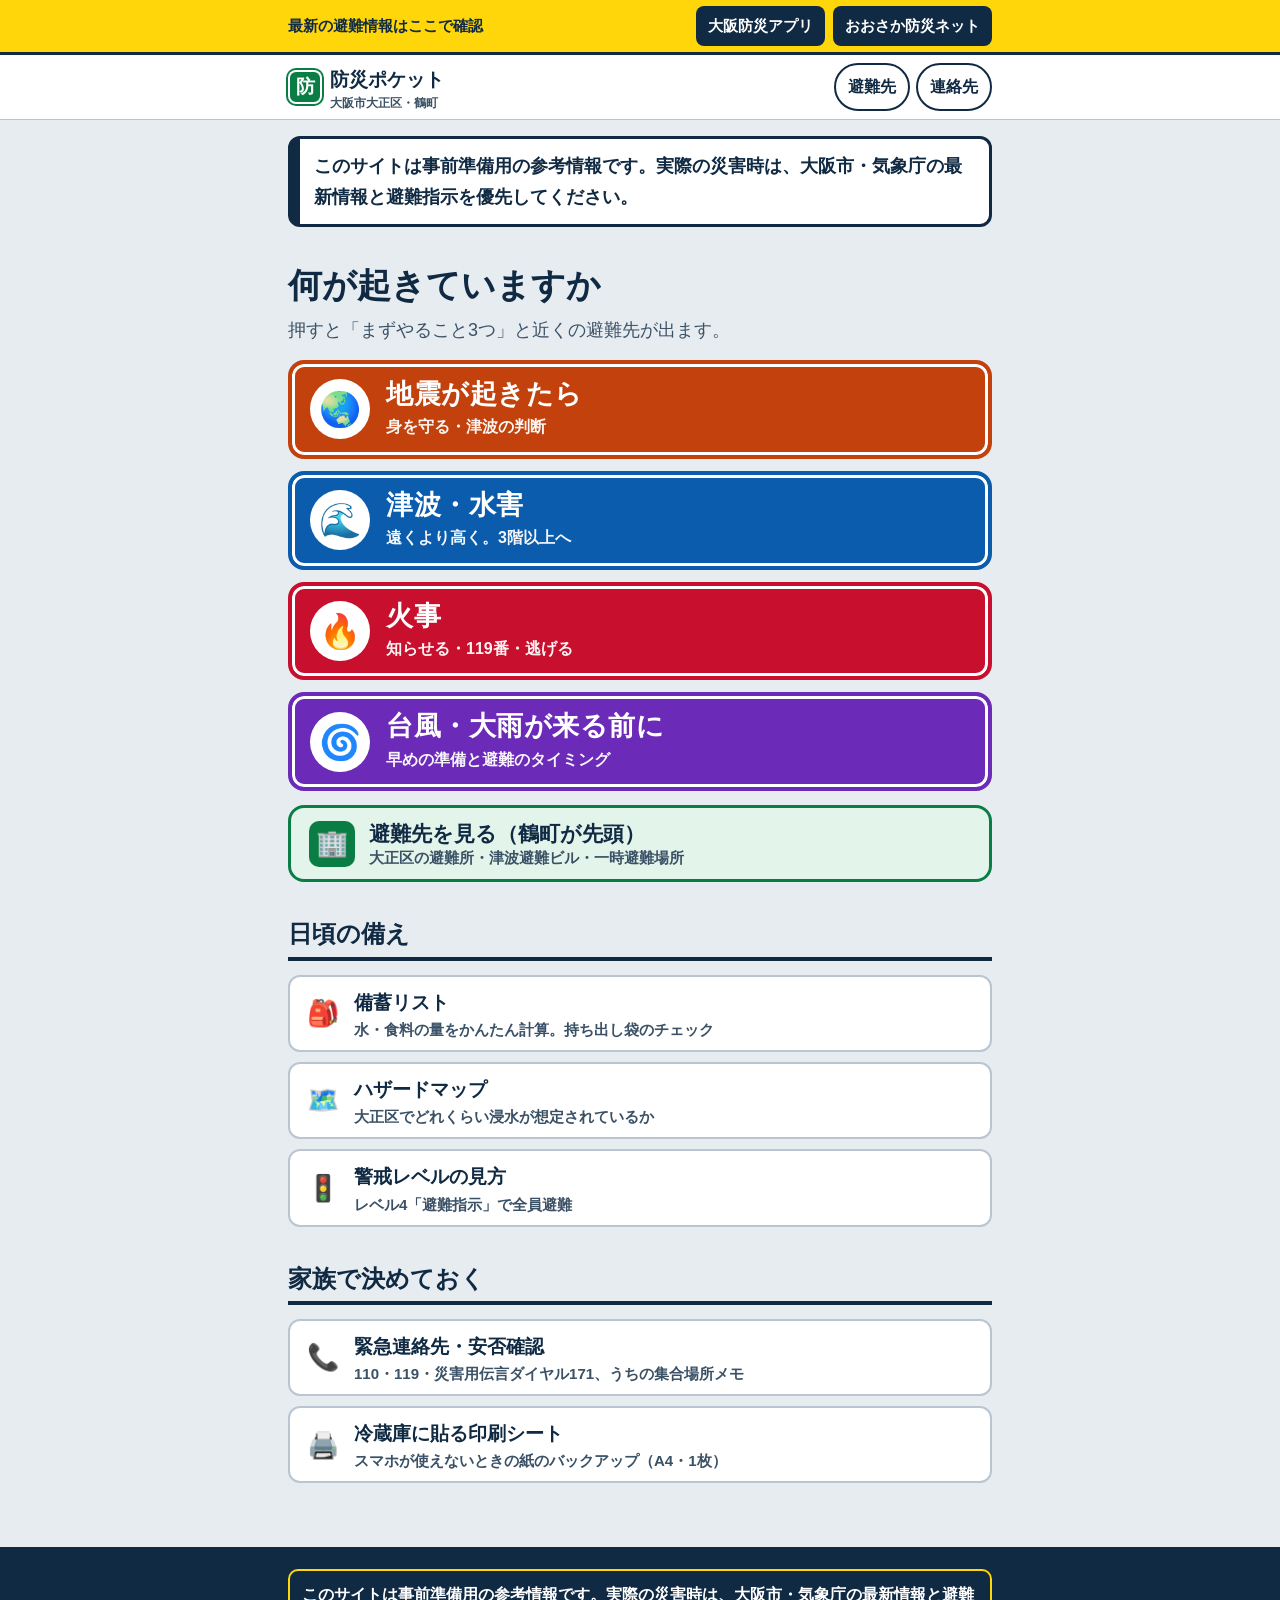
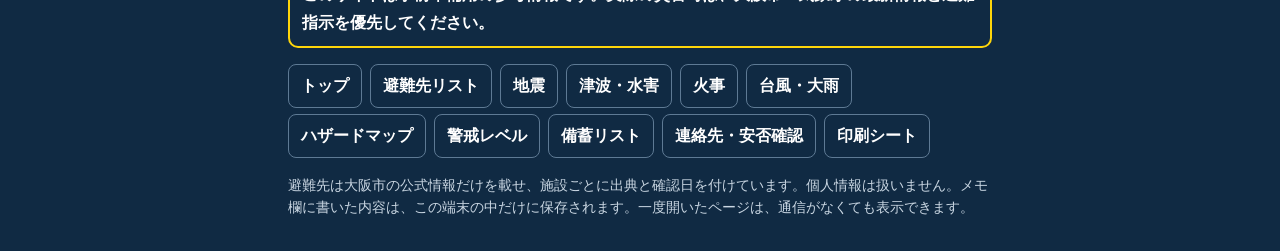
<file: index.html>
<!doctype html>
<html lang="ja">
<head>
<meta charset="utf-8">
<meta name="viewport" content="width=device-width, initial-scale=1, viewport-fit=cover">
<title>防災ポケット｜大阪市大正区・鶴町</title>
<meta name="description" content="大阪市大正区（鶴町）の家族向け防災情報。災害の種類ごとのまずやること、避難先リスト、備蓄、連絡先。">
<meta name="theme-color" content="#FFD60A">
<link rel="manifest" href="manifest.webmanifest">
<link rel="icon" href="icons/icon.svg" type="image/svg+xml">
<link rel="apple-touch-icon" href="icons/apple-touch-icon.png">
<link rel="stylesheet" href="assets/site.css">
<script src="assets/site.js" defer></script>
</head>
<body class="home">
<div class="band" role="region" aria-label="最新の避難情報">
  <div class="band-inner">
    <span class="band-text"><span class="short">最新情報</span><span class="long">最新の避難情報はここで確認</span></span>
    <a href="https://www.osaka.dmacs.jp/" target="_blank" rel="noopener">大阪防災アプリ</a>
    <a href="https://www.osaka-bousai.net/27100/index.html" target="_blank" rel="noopener">おおさか防災ネット</a>
  </div>
</div>
<div class="offline-note">通信なしで表示中です。前に保存した情報を表示しています。</div>
<header class="site-head">
  <div class="site-head-inner">
    <a class="brand" href="./" aria-current="page"><span class="brand-mark" aria-hidden="true">防</span><span>防災ポケット<small>大阪市大正区・鶴町</small></span></a>
    <nav class="head-links" aria-label="すぐ使うページ"><a href="shelters.html">避難先</a><a href="contacts.html">連絡先</a></nav>
  </div>
</header>

<main id="main">
  <p class="notice">このサイトは<strong>事前準備用の参考情報</strong>です。実際の災害時は、<strong>大阪市・気象庁の最新情報と避難指示を優先</strong>してください。</p>

  <section class="section" aria-labelledby="now">
    <h1 id="now">何が起きていますか</h1>
    <p class="lead">押すと「まずやること3つ」と近くの避難先が出ます。</p>
    <div class="plates">
      <a class="plate quake" href="quake.html">
        <span class="plate-icon" aria-hidden="true">🌏</span>
        <span><span class="plate-label">地震が起きたら</span><span class="plate-sub">身を守る・津波の判断</span></span>
      </a>
      <a class="plate water" href="tsunami.html">
        <span class="plate-icon" aria-hidden="true">🌊</span>
        <span><span class="plate-label">津波・水害</span><span class="plate-sub">遠くより高く。3階以上へ</span></span>
      </a>
      <a class="plate fire" href="fire.html">
        <span class="plate-icon" aria-hidden="true">🔥</span>
        <span><span class="plate-label">火事</span><span class="plate-sub">知らせる・119番・逃げる</span></span>
      </a>
      <a class="plate storm" href="typhoon.html">
        <span class="plate-icon" aria-hidden="true">🌀</span>
        <span><span class="plate-label">台風・大雨が来る前に</span><span class="plate-sub">早めの準備と避難のタイミング</span></span>
      </a>
    </div>

    <a class="go-shelter" href="shelters.html">
      <span class="go-icon" aria-hidden="true">🏢</span>
      <span>避難先を見る（鶴町が先頭）<small>大正区の避難所・津波避難ビル・一時避難場所</small></span>
    </a>
  </section>

  <section class="section" aria-labelledby="prep">
    <h2 id="prep">日頃の備え</h2>
    <ul class="menu">
      <li><a href="stock.html"><span class="m-icon" aria-hidden="true">🎒</span><span>備蓄リスト<small>水・食料の量をかんたん計算。持ち出し袋のチェック</small></span></a></li>
      <li><a href="hazard.html"><span class="m-icon" aria-hidden="true">🗺️</span><span>ハザードマップ<small>大正区でどれくらい浸水が想定されているか</small></span></a></li>
      <li><a href="levels.html"><span class="m-icon" aria-hidden="true">🚦</span><span>警戒レベルの見方<small>レベル4「避難指示」で全員避難</small></span></a></li>
    </ul>
  </section>

  <section class="section" aria-labelledby="family">
    <h2 id="family">家族で決めておく</h2>
    <ul class="menu">
      <li><a href="contacts.html"><span class="m-icon" aria-hidden="true">📞</span><span>緊急連絡先・安否確認<small>110・119・災害用伝言ダイヤル171、うちの集合場所メモ</small></span></a></li>
      <li><a href="sheet.html"><span class="m-icon" aria-hidden="true">🖨️</span><span>冷蔵庫に貼る印刷シート<small>スマホが使えないときの紙のバックアップ（A4・1枚）</small></span></a></li>
    </ul>
  </section>
</main>

<footer class="site-foot">
  <div class="site-foot-inner">
    <p class="foot-warn">このサイトは事前準備用の参考情報です。実際の災害時は、大阪市・気象庁の最新情報と避難指示を優先してください。</p>
    <nav aria-label="ページ一覧"><ul>
      <li><a href="./">トップ</a></li>
      <li><a href="shelters.html">避難先リスト</a></li>
      <li><a href="quake.html">地震</a></li>
      <li><a href="tsunami.html">津波・水害</a></li>
      <li><a href="fire.html">火事</a></li>
      <li><a href="typhoon.html">台風・大雨</a></li>
      <li><a href="hazard.html">ハザードマップ</a></li>
      <li><a href="levels.html">警戒レベル</a></li>
      <li><a href="stock.html">備蓄リスト</a></li>
      <li><a href="contacts.html">連絡先・安否確認</a></li>
      <li><a href="sheet.html">印刷シート</a></li>
    </ul></nav>
    <p class="foot-meta">避難先は大阪市の公式情報だけを載せ、施設ごとに出典と確認日を付けています。個人情報は扱いません。メモ欄に書いた内容は、この端末の中だけに保存されます。一度開いたページは、通信がなくても表示できます。</p>
  </div>
</footer>
</body>
</html>
</file>
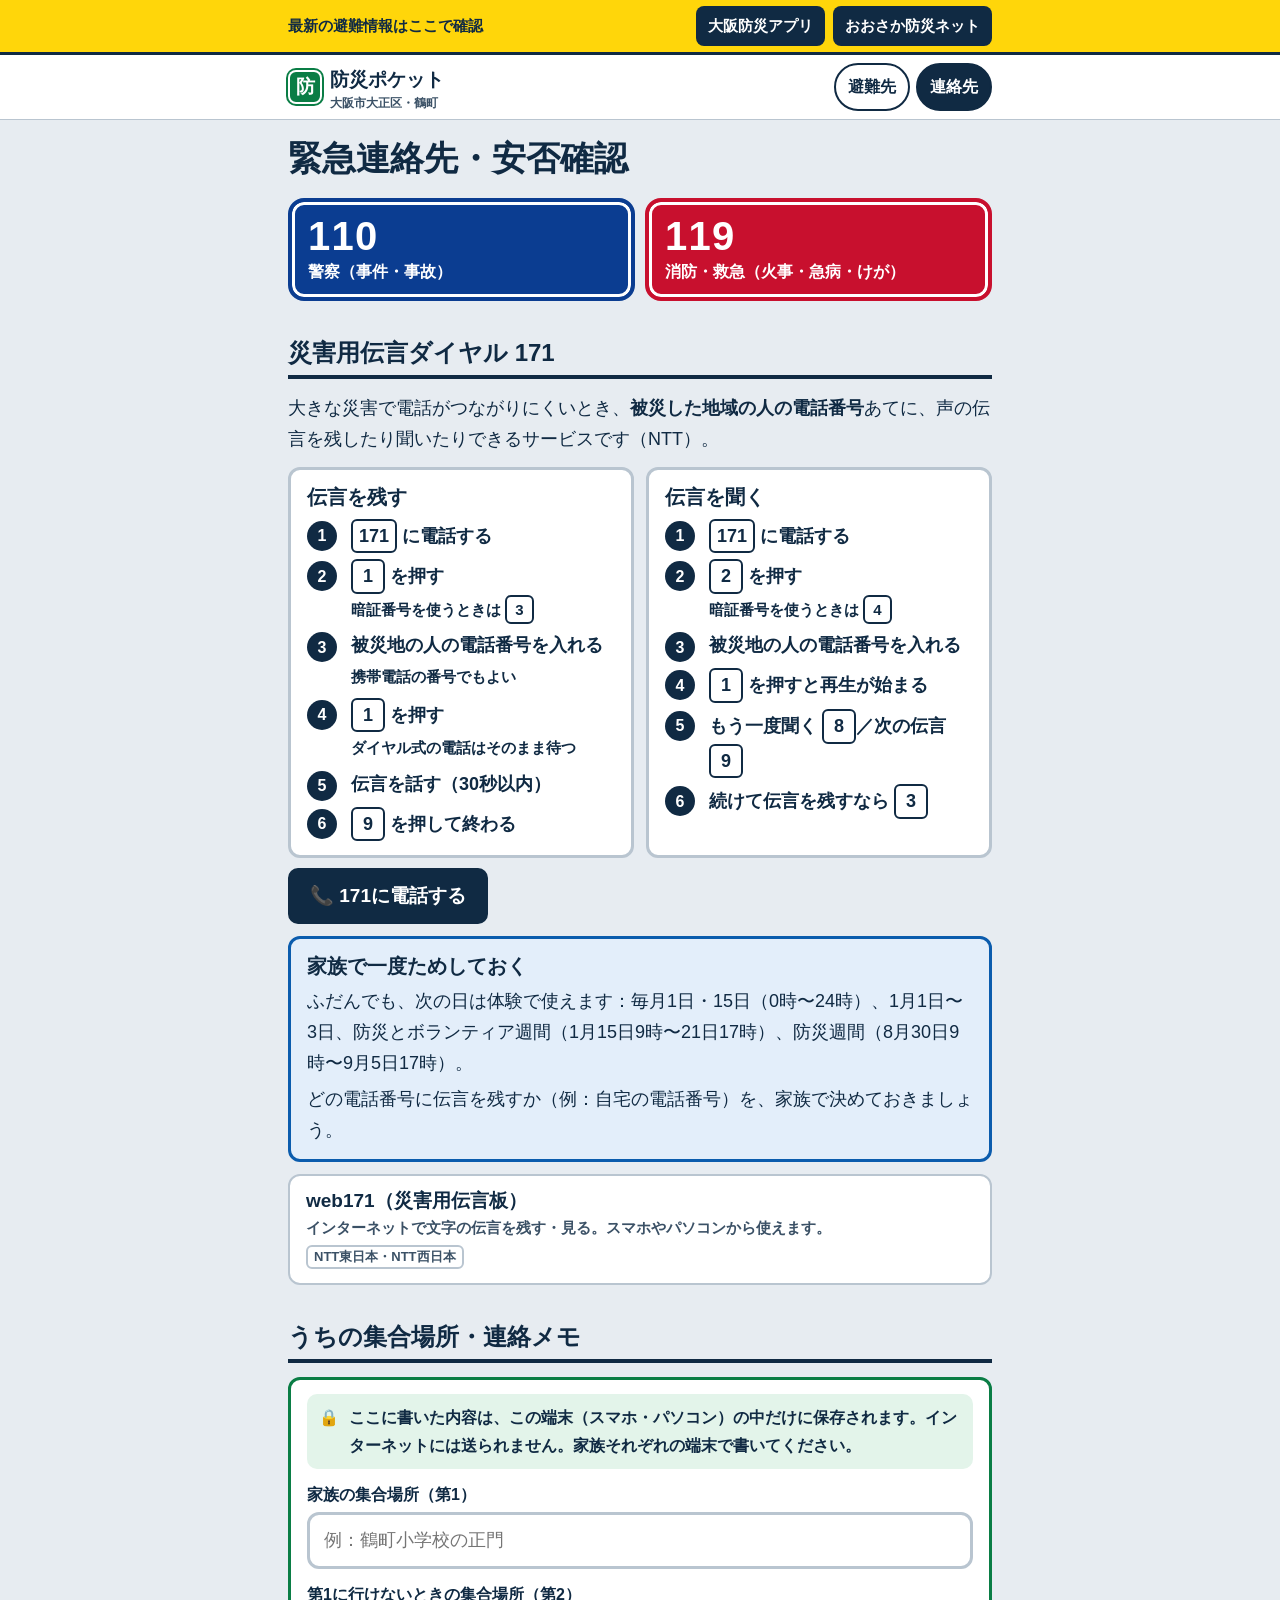
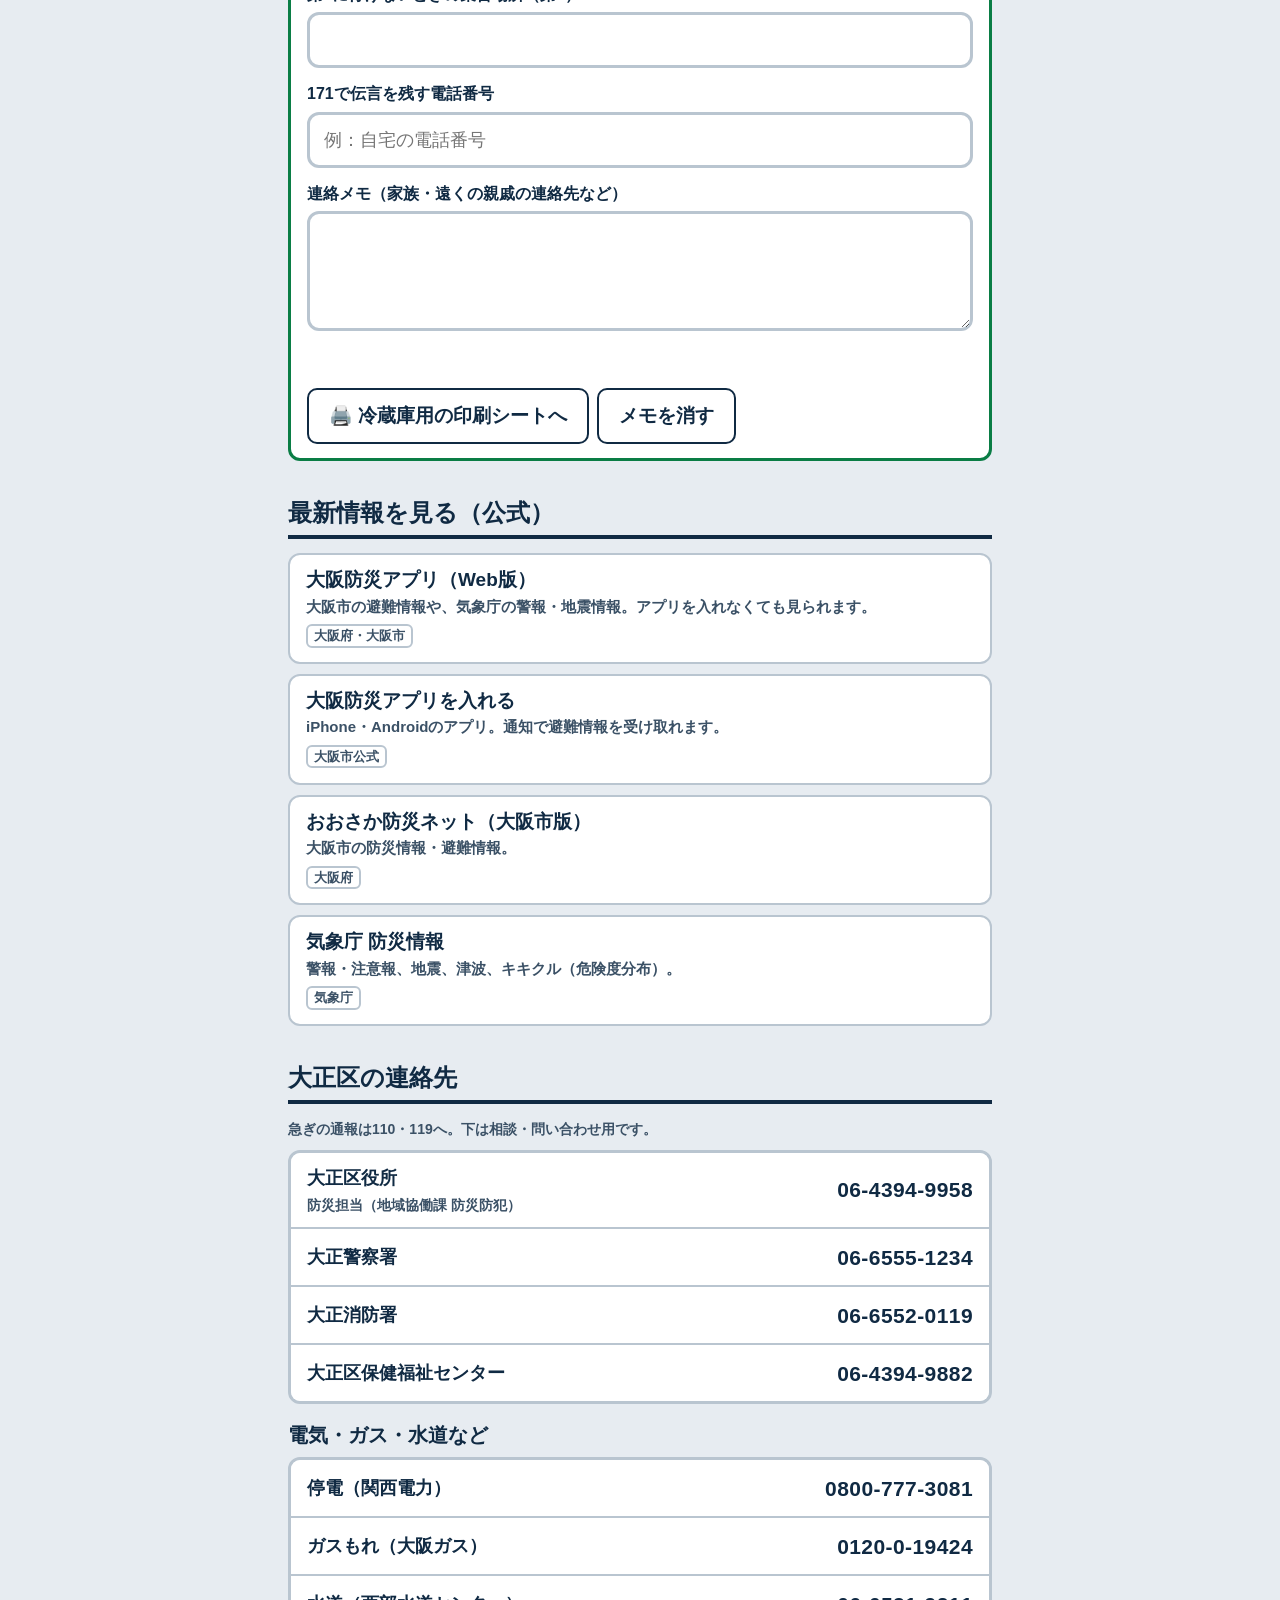
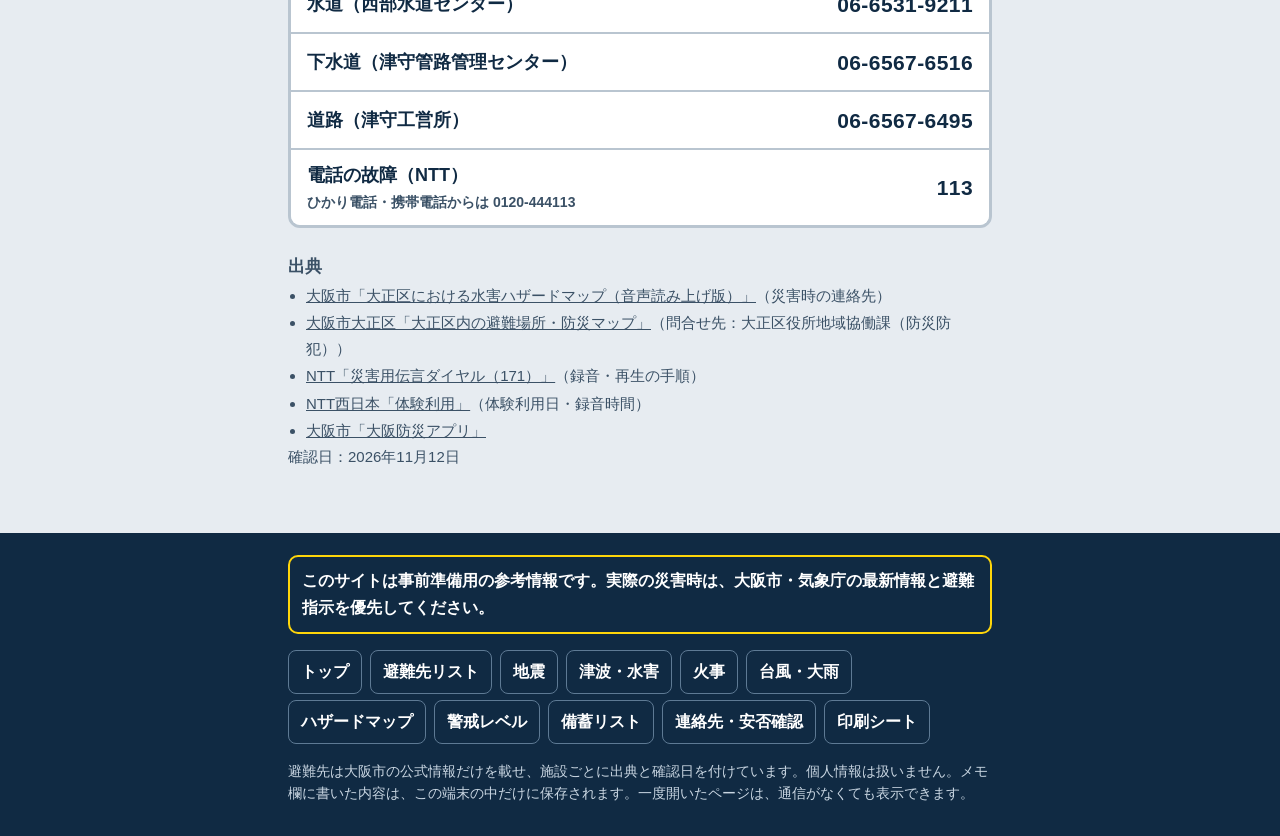
<file: contacts.html>
<!doctype html>
<html lang="ja">
<head>
<meta charset="utf-8">
<meta name="viewport" content="width=device-width, initial-scale=1, viewport-fit=cover">
<title>緊急連絡先・安否確認｜防災ポケット</title>
<meta name="description" content="110・119、災害用伝言ダイヤル171のかけ方、web171、大正区の連絡先。家族の集合場所メモ（この端末だけに保存）。">
<meta name="theme-color" content="#FFD60A">
<link rel="manifest" href="manifest.webmanifest">
<link rel="icon" href="icons/icon.svg" type="image/svg+xml">
<link rel="apple-touch-icon" href="icons/apple-touch-icon.png">
<link rel="stylesheet" href="assets/site.css">
<script src="assets/site.js" defer></script>
<script src="assets/contacts.js" defer></script>
</head>
<body class="contacts-page">
<div class="band" role="region" aria-label="最新の避難情報">
  <div class="band-inner">
    <span class="band-text"><span class="short">最新情報</span><span class="long">最新の避難情報はここで確認</span></span>
    <a href="https://www.osaka.dmacs.jp/" target="_blank" rel="noopener">大阪防災アプリ</a>
    <a href="https://www.osaka-bousai.net/27100/index.html" target="_blank" rel="noopener">おおさか防災ネット</a>
  </div>
</div>
<div class="offline-note">通信なしで表示中です。前に保存した情報を表示しています。</div>
<header class="site-head">
  <div class="site-head-inner">
    <a class="brand" href="./"><span class="brand-mark" aria-hidden="true">防</span><span>防災ポケット<small>大阪市大正区・鶴町</small></span></a>
    <nav class="head-links" aria-label="すぐ使うページ"><a href="shelters.html">避難先</a><a href="contacts.html" aria-current="page">連絡先</a></nav>
  </div>
</header>

<main id="main">
  <h1>緊急連絡先・安否確認</h1>

  <section class="section" aria-labelledby="emg" style="margin-top:16px">
    <h2 id="emg" class="sr-only">緊急通報</h2>
    <div class="calls">
      <a class="call police" href="tel:110"><b>110</b><span>警察（事件・事故）</span></a>
      <a class="call fire" href="tel:119"><b>119</b><span>消防・救急（火事・急病・けが）</span></a>
    </div>
  </section>

  <section class="section" aria-labelledby="d171">
    <h2 id="d171">災害用伝言ダイヤル 171</h2>
    <p>大きな災害で電話がつながりにくいとき、<b>被災した地域の人の電話番号</b>あてに、声の伝言を残したり聞いたりできるサービスです（NTT）。</p>
    <div class="cols2" style="margin-top:12px">
      <div class="box">
        <h3>伝言を残す</h3>
        <ol class="howto">
          <li><span><span class="key">171</span> に電話する</span></li>
          <li><span><span class="key">1</span> を押す<br><small>暗証番号を使うときは <span class="key">3</span></small></span></li>
          <li><span>被災地の人の電話番号を入れる<br><small>携帯電話の番号でもよい</small></span></li>
          <li><span><span class="key">1</span> を押す<br><small>ダイヤル式の電話はそのまま待つ</small></span></li>
          <li><span>伝言を話す（30秒以内）</span></li>
          <li><span><span class="key">9</span> を押して終わる</span></li>
        </ol>
      </div>
      <div class="box">
        <h3>伝言を聞く</h3>
        <ol class="howto">
          <li><span><span class="key">171</span> に電話する</span></li>
          <li><span><span class="key">2</span> を押す<br><small>暗証番号を使うときは <span class="key">4</span></small></span></li>
          <li><span>被災地の人の電話番号を入れる</span></li>
          <li><span><span class="key">1</span> を押すと再生が始まる</span></li>
          <li><span>もう一度聞く <span class="key">8</span>／次の伝言 <span class="key">9</span></span></li>
          <li><span>続けて伝言を残すなら <span class="key">3</span></span></li>
        </ol>
      </div>
    </div>
    <p class="more-link"><a class="btn dark big" href="tel:171">📞 171に電話する</a></p>
    <div class="callout" style="margin-top:12px">
      <h3>家族で一度ためしておく</h3>
      <p>ふだんでも、次の日は体験で使えます：毎月1日・15日（0時〜24時）、1月1日〜3日、防災とボランティア週間（1月15日9時〜21日17時）、防災週間（8月30日9時〜9月5日17時）。</p>
      <p>どの電話番号に伝言を残すか（例：自宅の電話番号）を、家族で決めておきましょう。</p>
    </div>
    <ul class="links" style="margin-top:12px">
      <li><a href="https://www.web171.jp" target="_blank" rel="noopener">
        <b>web171（災害用伝言板）</b>
        <span>インターネットで文字の伝言を残す・見る。スマホやパソコンから使えます。</span>
        <span class="kind">NTT東日本・NTT西日本</span></a></li>
    </ul>
  </section>

  <section class="section" aria-labelledby="memo-h">
    <h2 id="memo-h">うちの集合場所・連絡メモ</h2>
    <div class="memo-box" id="memo">
      <p class="privacy"><span aria-hidden="true">🔒</span><span>ここに書いた内容は、<b>この端末（スマホ・パソコン）の中だけ</b>に保存されます。インターネットには送られません。家族それぞれの端末で書いてください。</span></p>
      <div class="field">
        <label for="m-place1">家族の集合場所（第1）</label>
        <input type="text" id="m-place1" data-memo="place1" autocomplete="off" placeholder="例：鶴町小学校の正門">
      </div>
      <div class="field">
        <label for="m-place2">第1に行けないときの集合場所（第2）</label>
        <input type="text" id="m-place2" data-memo="place2" autocomplete="off">
      </div>
      <div class="field">
        <label for="m-key171">171で伝言を残す電話番号</label>
        <input type="text" id="m-key171" data-memo="key171" inputmode="tel" autocomplete="off" placeholder="例：自宅の電話番号">
      </div>
      <div class="field">
        <label for="m-note">連絡メモ（家族・遠くの親戚の連絡先など）</label>
        <textarea id="m-note" data-memo="note" autocomplete="off"></textarea>
      </div>
      <p class="saved-msg" id="memo-status" aria-live="polite"></p>
      <div class="list-tools">
        <a class="btn big" href="sheet.html">🖨️ 冷蔵庫用の印刷シートへ</a>
        <button type="button" class="btn big" id="memo-clear">メモを消す</button>
      </div>
    </div>
  </section>

  <section class="section" aria-labelledby="official">
    <h2 id="official">最新情報を見る（公式）</h2>
    <ul class="links">
      <li><a href="https://www.osaka.dmacs.jp/" target="_blank" rel="noopener">
        <b>大阪防災アプリ（Web版）</b>
        <span>大阪市の避難情報や、気象庁の警報・地震情報。アプリを入れなくても見られます。</span>
        <span class="kind">大阪府・大阪市</span></a></li>
      <li><a href="https://www.city.osaka.lg.jp/kikikanrishitsu/page/0000345020.html" target="_blank" rel="noopener">
        <b>大阪防災アプリを入れる</b>
        <span>iPhone・Androidのアプリ。通知で避難情報を受け取れます。</span>
        <span class="kind">大阪市公式</span></a></li>
      <li><a href="https://www.osaka-bousai.net/27100/index.html" target="_blank" rel="noopener">
        <b>おおさか防災ネット（大阪市版）</b>
        <span>大阪市の防災情報・避難情報。</span>
        <span class="kind">大阪府</span></a></li>
      <li><a href="https://www.jma.go.jp/bosai/" target="_blank" rel="noopener">
        <b>気象庁 防災情報</b>
        <span>警報・注意報、地震、津波、キキクル（危険度分布）。</span>
        <span class="kind">気象庁</span></a></li>
    </ul>
  </section>

  <section class="section" aria-labelledby="ward">
    <h2 id="ward">大正区の連絡先</h2>
    <p class="fac-qual">急ぎの通報は110・119へ。下は相談・問い合わせ用です。</p>
    <ul class="tel-list" style="margin-top:8px">
      <li><a href="tel:0643949958"><span class="who">大正区役所<small>防災担当（地域協働課 防災防犯）</small></span><span class="num">06-4394-9958</span></a></li>
      <li><a href="tel:0665551234"><span class="who">大正警察署</span><span class="num">06-6555-1234</span></a></li>
      <li><a href="tel:0665520119"><span class="who">大正消防署</span><span class="num">06-6552-0119</span></a></li>
      <li><a href="tel:0643949882"><span class="who">大正区保健福祉センター</span><span class="num">06-4394-9882</span></a></li>
    </ul>
    <h3 style="margin-top:18px">電気・ガス・水道など</h3>
    <ul class="tel-list" style="margin-top:8px">
      <li><a href="tel:08007773081"><span class="who">停電（関西電力）</span><span class="num">0800-777-3081</span></a></li>
      <li><a href="tel:0120019424"><span class="who">ガスもれ（大阪ガス）</span><span class="num">0120-0-19424</span></a></li>
      <li><a href="tel:0665319211"><span class="who">水道（西部水道センター）</span><span class="num">06-6531-9211</span></a></li>
      <li><a href="tel:0665676516"><span class="who">下水道（津守管路管理センター）</span><span class="num">06-6567-6516</span></a></li>
      <li><a href="tel:0665676495"><span class="who">道路（津守工営所）</span><span class="num">06-6567-6495</span></a></li>
      <li><a href="tel:113"><span class="who">電話の故障（NTT）<small>ひかり電話・携帯電話からは 0120-444113</small></span><span class="num">113</span></a></li>
    </ul>
  </section>

  <section class="sources" aria-labelledby="src">
    <h2 id="src">出典</h2>
    <ul>
      <li><a class="print-url" href="https://www.city.osaka.lg.jp/kikikanrishitsu/page/0000675487.html" target="_blank" rel="noopener">大阪市「大正区における水害ハザードマップ（音声読み上げ版）」</a>（災害時の連絡先）</li>
      <li><a class="print-url" href="https://www.city.osaka.lg.jp/taisho/page/0000385887.html" target="_blank" rel="noopener">大阪市大正区「大正区内の避難場所・防災マップ」</a>（問合せ先：大正区役所地域協働課（防災防犯））</li>
      <li><a class="print-url" href="https://group.ntt/jp/disaster/service/171.html" target="_blank" rel="noopener">NTT「災害用伝言ダイヤル（171）」</a>（録音・再生の手順）</li>
      <li><a class="print-url" href="https://www.ntt-west.co.jp/dengon/taiken/" target="_blank" rel="noopener">NTT西日本「体験利用」</a>（体験利用日・録音時間）</li>
      <li><a class="print-url" href="https://www.city.osaka.lg.jp/kikikanrishitsu/page/0000345020.html" target="_blank" rel="noopener">大阪市「大阪防災アプリ」</a></li>
    </ul>
    <p>確認日：2026年11月12日</p>
  </section>
</main>

<footer class="site-foot">
  <div class="site-foot-inner">
    <p class="foot-warn">このサイトは事前準備用の参考情報です。実際の災害時は、大阪市・気象庁の最新情報と避難指示を優先してください。</p>
    <nav aria-label="ページ一覧"><ul>
      <li><a href="./">トップ</a></li>
      <li><a href="shelters.html">避難先リスト</a></li>
      <li><a href="quake.html">地震</a></li>
      <li><a href="tsunami.html">津波・水害</a></li>
      <li><a href="fire.html">火事</a></li>
      <li><a href="typhoon.html">台風・大雨</a></li>
      <li><a href="hazard.html">ハザードマップ</a></li>
      <li><a href="levels.html">警戒レベル</a></li>
      <li><a href="stock.html">備蓄リスト</a></li>
      <li><a href="contacts.html" aria-current="page">連絡先・安否確認</a></li>
      <li><a href="sheet.html">印刷シート</a></li>
    </ul></nav>
    <p class="foot-meta">避難先は大阪市の公式情報だけを載せ、施設ごとに出典と確認日を付けています。個人情報は扱いません。メモ欄に書いた内容は、この端末の中だけに保存されます。一度開いたページは、通信がなくても表示できます。</p>
  </div>
</footer>
</body>
</html>
</file>
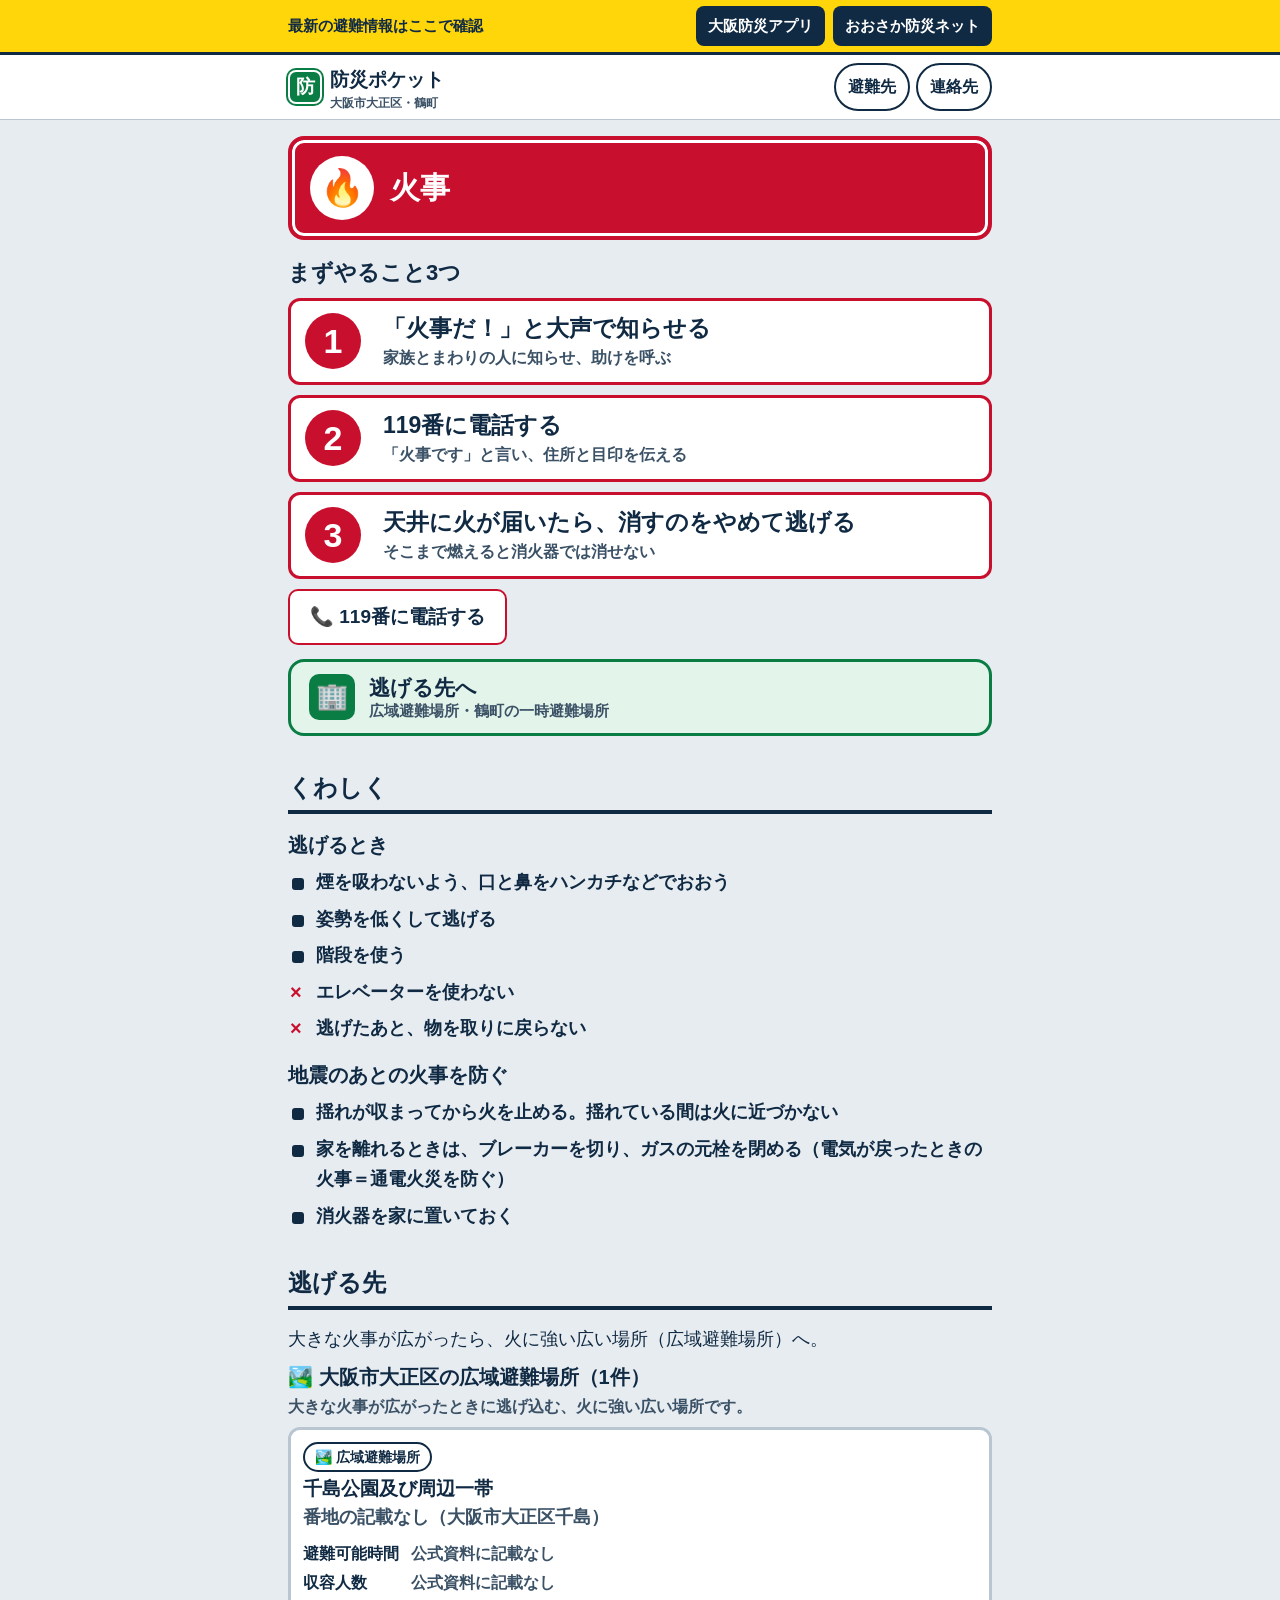
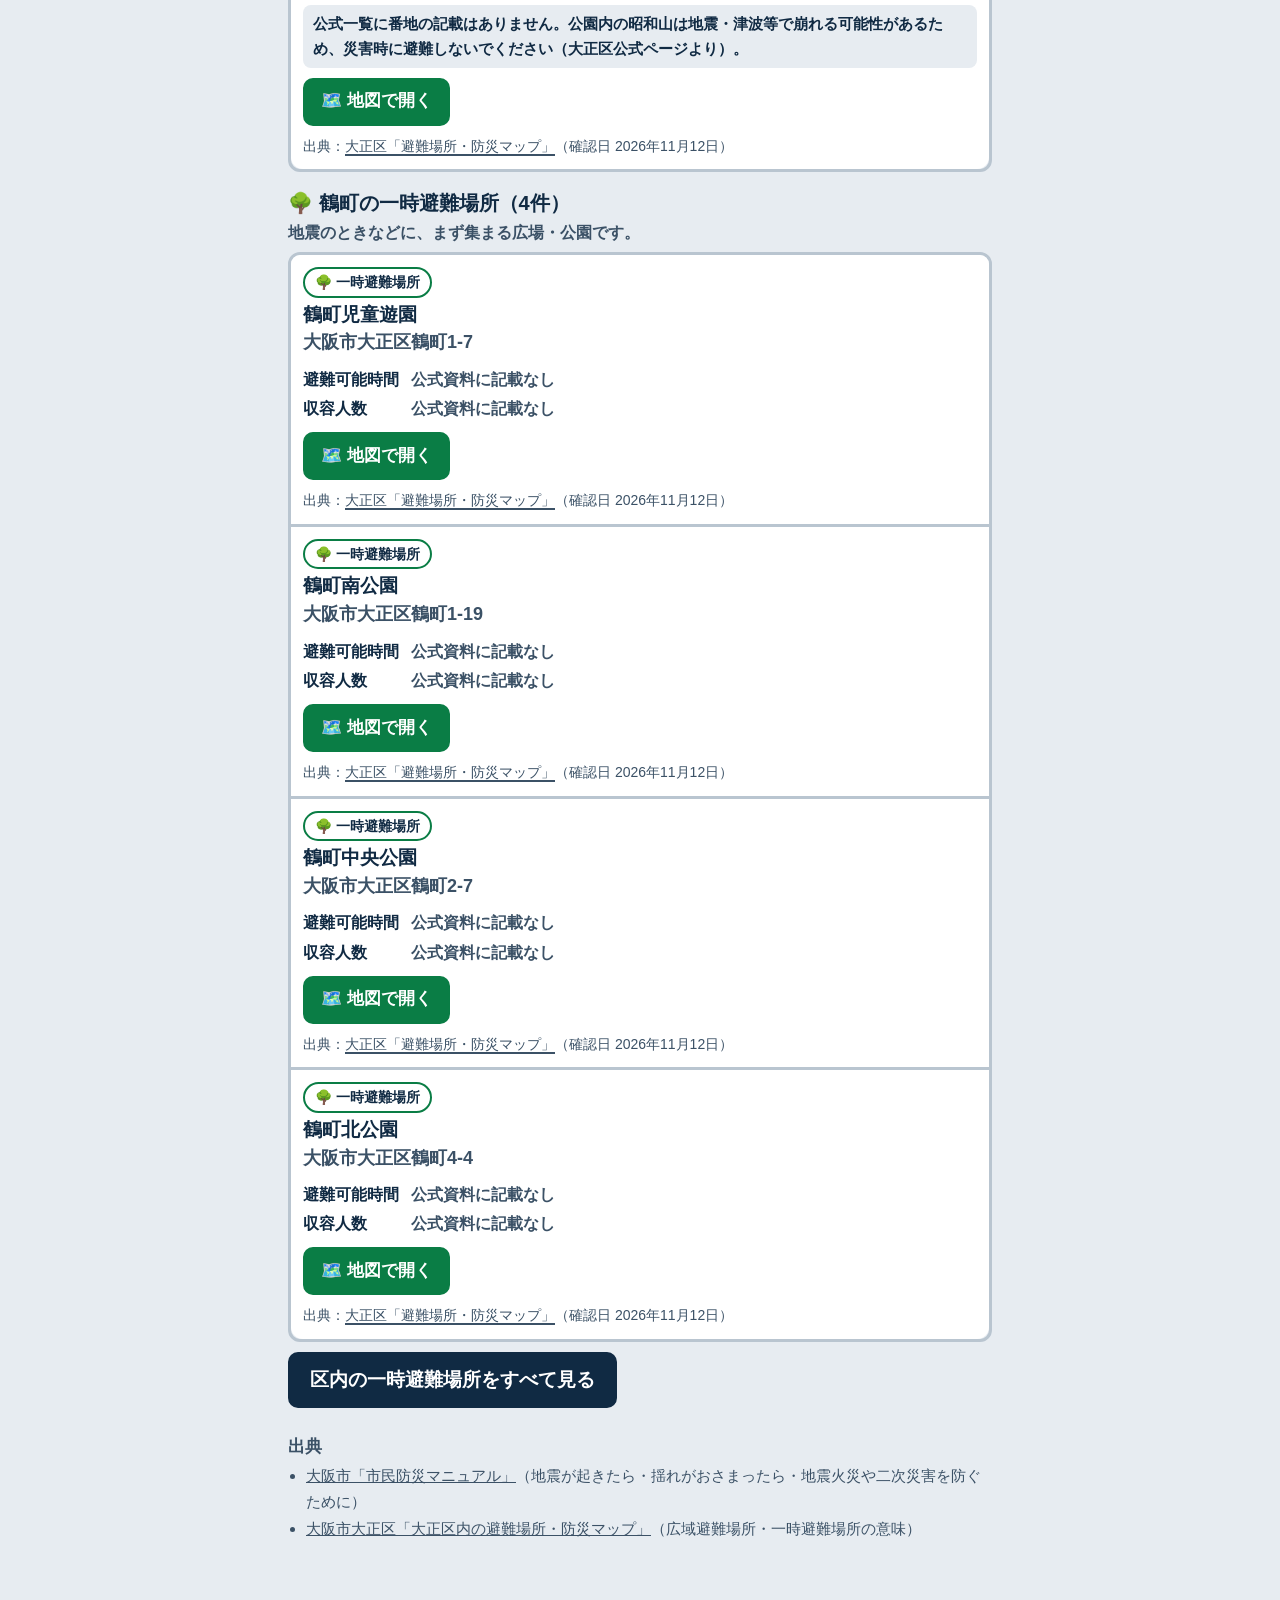
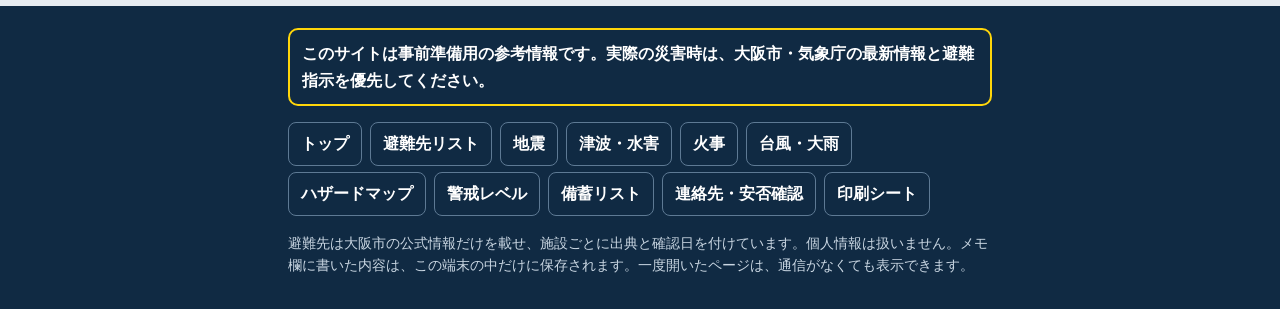
<file: fire.html>
<!doctype html>
<html lang="ja">
<head>
<meta charset="utf-8">
<meta name="viewport" content="width=device-width, initial-scale=1, viewport-fit=cover">
<title>火事｜防災ポケット</title>
<meta name="description" content="火事のときにまずやること3つ。知らせる・119番・天井に火が届いたら逃げる。大正区の広域避難場所。">
<meta name="theme-color" content="#FFD60A">
<link rel="manifest" href="manifest.webmanifest">
<link rel="icon" href="icons/icon.svg" type="image/svg+xml">
<link rel="apple-touch-icon" href="icons/apple-touch-icon.png">
<link rel="stylesheet" href="assets/site.css">
<script src="assets/site.js" defer></script>
</head>
<body class="fire-page">
<div class="band" role="region" aria-label="最新の避難情報">
  <div class="band-inner">
    <span class="band-text"><span class="short">最新情報</span><span class="long">最新の避難情報はここで確認</span></span>
    <a href="https://www.osaka.dmacs.jp/" target="_blank" rel="noopener">大阪防災アプリ</a>
    <a href="https://www.osaka-bousai.net/27100/index.html" target="_blank" rel="noopener">おおさか防災ネット</a>
  </div>
</div>
<div class="offline-note">通信なしで表示中です。前に保存した情報を表示しています。</div>
<header class="site-head">
  <div class="site-head-inner">
    <a class="brand" href="./"><span class="brand-mark" aria-hidden="true">防</span><span>防災ポケット<small>大阪市大正区・鶴町</small></span></a>
    <nav class="head-links" aria-label="すぐ使うページ"><a href="shelters.html">避難先</a><a href="contacts.html">連絡先</a></nav>
  </div>
</header>

<main id="main">
  <div class="act-head fire">
    <span class="plate-icon" aria-hidden="true">🔥</span>
    <h1>火事</h1>
  </div>

  <section class="first3" aria-labelledby="f3">
    <h2 id="f3">まずやること3つ</h2>
    <ol class="steps">
      <li><span><span class="do">「火事だ！」と大声で知らせる</span><span class="why">家族とまわりの人に知らせ、助けを呼ぶ</span></span></li>
      <li><span><span class="do">119番に電話する</span><span class="why">「火事です」と言い、住所と目印を伝える</span></span></li>
      <li><span><span class="do">天井に火が届いたら、消すのをやめて逃げる</span><span class="why">そこまで燃えると消火器では消せない</span></span></li>
    </ol>
    <p class="more-link"><a class="btn big" href="tel:119" style="border-color:var(--fire)">📞 119番に電話する</a></p>
    <a class="go-shelter" href="#near">
      <span class="go-icon" aria-hidden="true">🏢</span>
      <span>逃げる先へ<small>広域避難場所・<span data-priority-area>鶴町</span>の一時避難場所</small></span>
    </a>
  </section>

  <section class="section" aria-labelledby="detail">
    <h2 id="detail">くわしく</h2>
    <div class="sub">
      <h3>逃げるとき</h3>
      <ul class="dos">
        <li>煙を吸わないよう、口と鼻をハンカチなどでおおう</li>
        <li>姿勢を低くして逃げる</li>
        <li>階段を使う</li>
        <li class="dont">エレベーターを使わない</li>
        <li class="dont">逃げたあと、物を取りに戻らない</li>
      </ul>
    </div>
    <div class="sub">
      <h3>地震のあとの火事を防ぐ</h3>
      <ul class="dos">
        <li>揺れが収まってから火を止める。揺れている間は火に近づかない</li>
        <li>家を離れるときは、ブレーカーを切り、ガスの元栓を閉める（電気が戻ったときの火事＝通電火災を防ぐ）</li>
        <li>消火器を家に置いておく</li>
      </ul>
    </div>
  </section>

  <section class="section" aria-labelledby="near">
    <h2 id="near">逃げる先</h2>
    <p>大きな火事が広がったら、火に強い広い場所（広域避難場所）へ。</p>
    <div class="nearby" data-nearby="wide" data-scope="region" data-limit="3" style="margin-top:10px"><p class="empty">読み込み中…</p></div>
    <div class="nearby" data-nearby="temporary" data-limit="5" style="margin-top:18px"><p class="empty">読み込み中…</p></div>
  </section>

  <section class="sources" aria-labelledby="src">
    <h2 id="src">出典</h2>
    <ul>
      <li><a class="print-url" href="https://www.city.osaka.lg.jp/kikikanrishitsu/page/0000011873.html" target="_blank" rel="noopener">大阪市「市民防災マニュアル」</a>（地震が起きたら・揺れがおさまったら・地震火災や二次災害を防ぐために）</li>
      <li><a class="print-url" href="https://www.city.osaka.lg.jp/taisho/page/0000385887.html" target="_blank" rel="noopener">大阪市大正区「大正区内の避難場所・防災マップ」</a>（広域避難場所・一時避難場所の意味）</li>
    </ul>
  </section>
</main>

<footer class="site-foot">
  <div class="site-foot-inner">
    <p class="foot-warn">このサイトは事前準備用の参考情報です。実際の災害時は、大阪市・気象庁の最新情報と避難指示を優先してください。</p>
    <nav aria-label="ページ一覧"><ul>
      <li><a href="./">トップ</a></li>
      <li><a href="shelters.html">避難先リスト</a></li>
      <li><a href="quake.html">地震</a></li>
      <li><a href="tsunami.html">津波・水害</a></li>
      <li><a href="fire.html" aria-current="page">火事</a></li>
      <li><a href="typhoon.html">台風・大雨</a></li>
      <li><a href="hazard.html">ハザードマップ</a></li>
      <li><a href="levels.html">警戒レベル</a></li>
      <li><a href="stock.html">備蓄リスト</a></li>
      <li><a href="contacts.html">連絡先・安否確認</a></li>
      <li><a href="sheet.html">印刷シート</a></li>
    </ul></nav>
    <p class="foot-meta">避難先は大阪市の公式情報だけを載せ、施設ごとに出典と確認日を付けています。個人情報は扱いません。メモ欄に書いた内容は、この端末の中だけに保存されます。一度開いたページは、通信がなくても表示できます。</p>
  </div>
</footer>
</body>
</html>
</file>
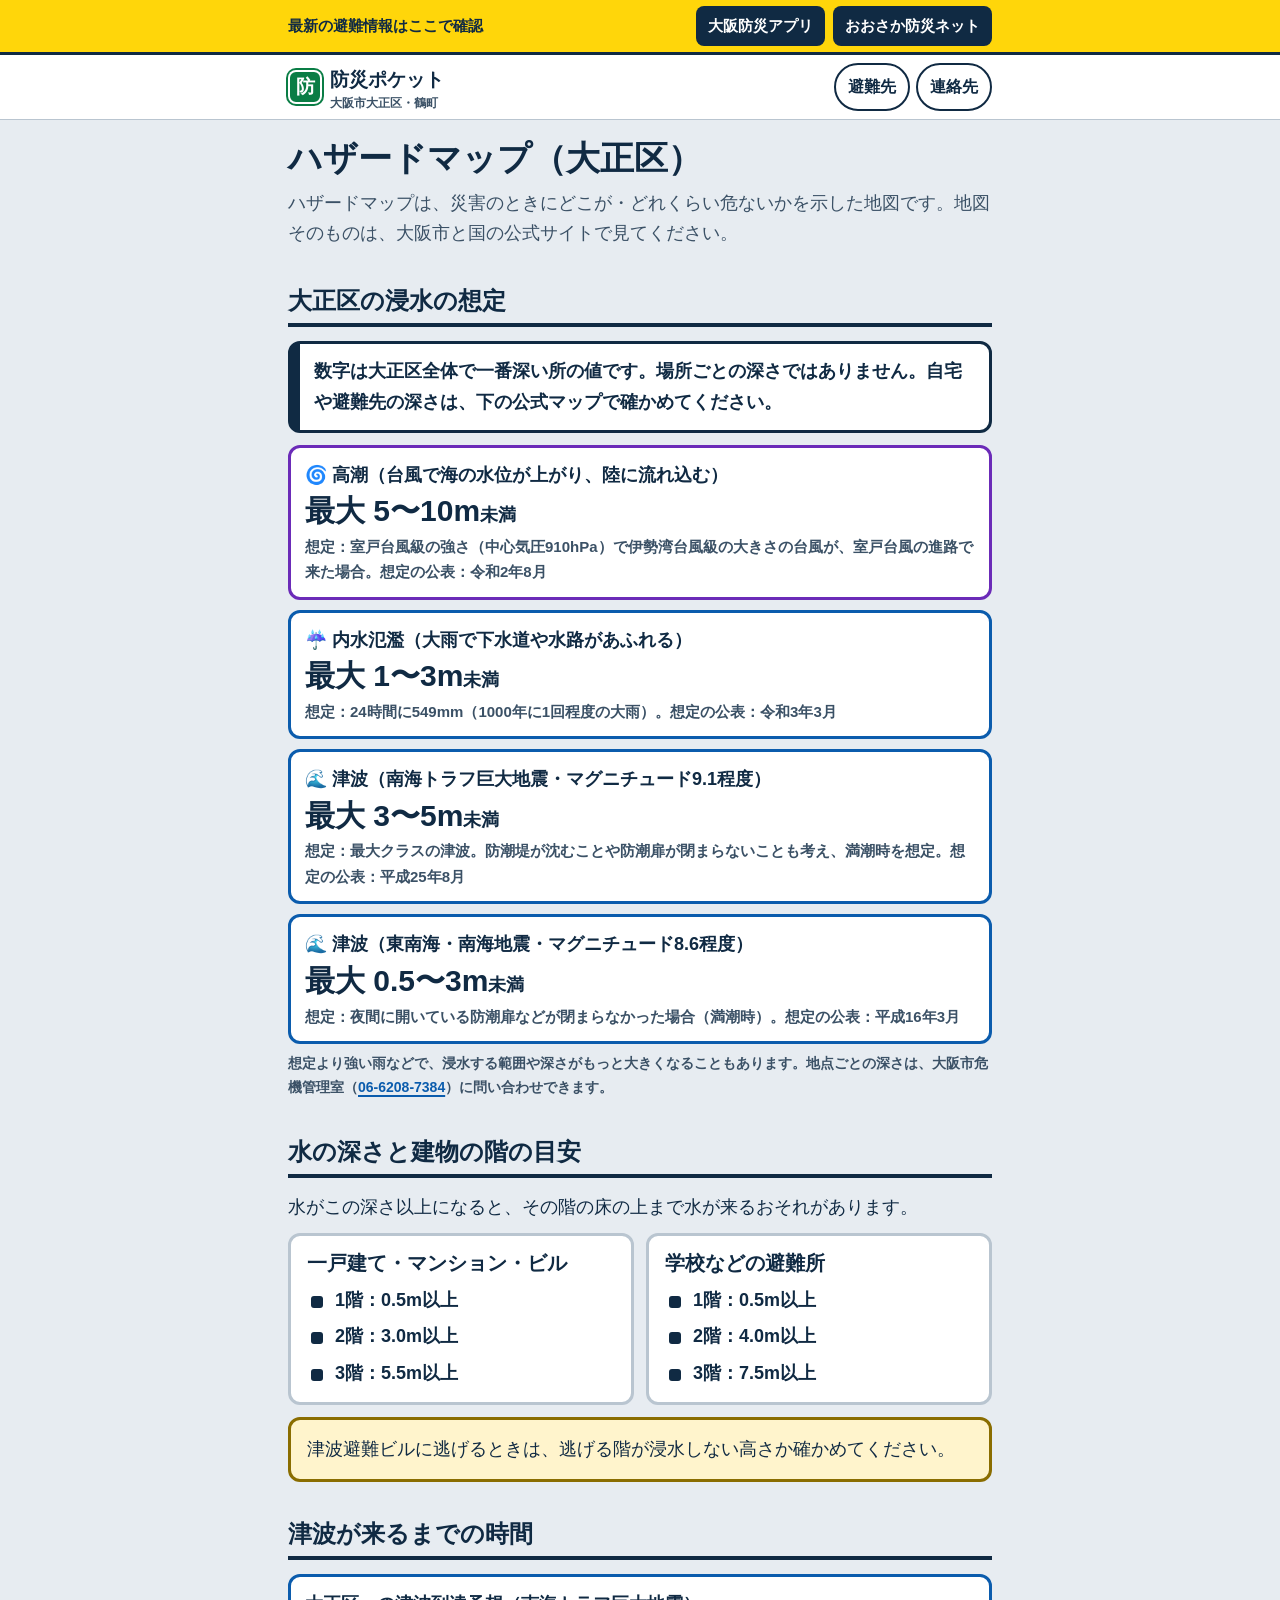
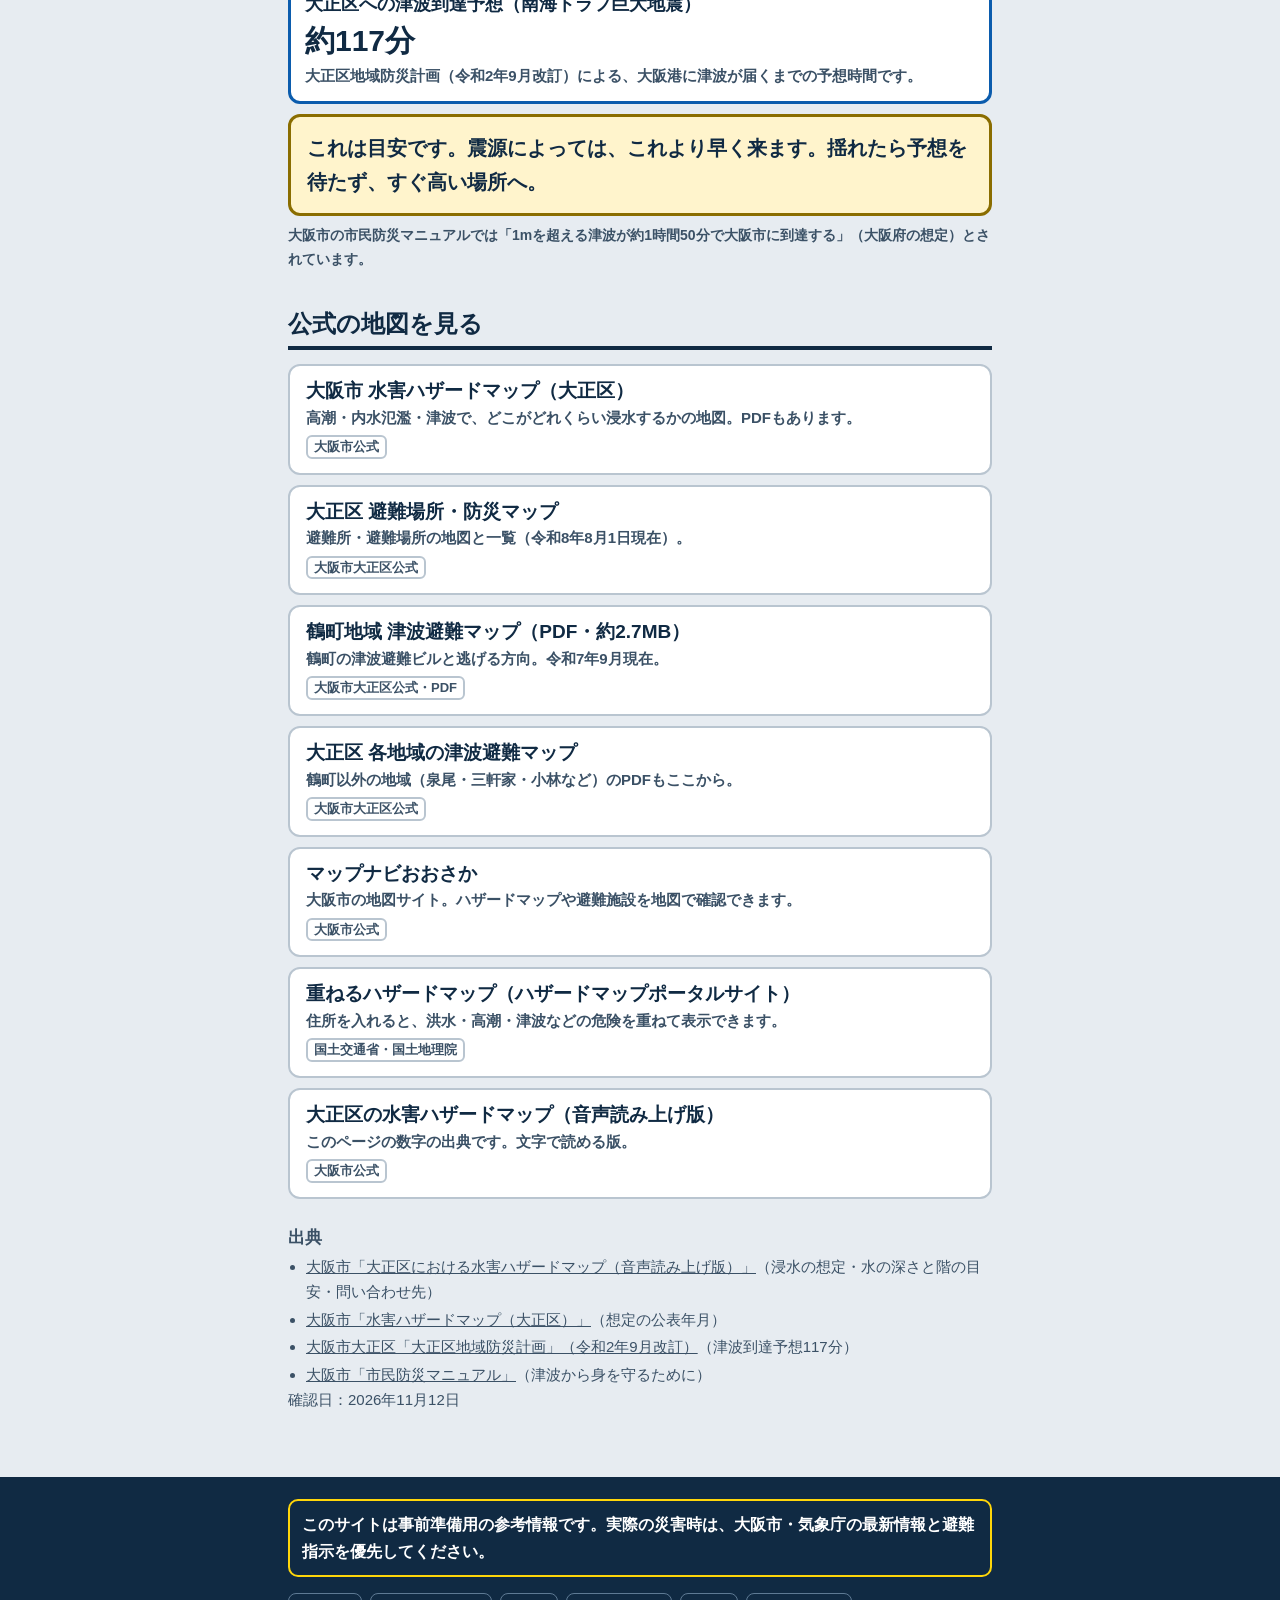
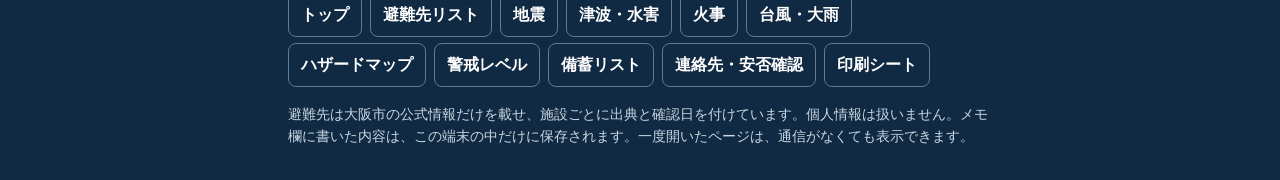
<file: hazard.html>
<!doctype html>
<html lang="ja">
<head>
<meta charset="utf-8">
<meta name="viewport" content="width=device-width, initial-scale=1, viewport-fit=cover">
<title>ハザードマップ（大正区）｜防災ポケット</title>
<meta name="description" content="大阪市大正区の浸水想定（区全体の最大値）と津波到達予想。公式ハザードマップへのリンク集。">
<meta name="theme-color" content="#FFD60A">
<link rel="manifest" href="manifest.webmanifest">
<link rel="icon" href="icons/icon.svg" type="image/svg+xml">
<link rel="apple-touch-icon" href="icons/apple-touch-icon.png">
<link rel="stylesheet" href="assets/site.css">
<script src="assets/site.js" defer></script>
</head>
<body class="hazard-page">
<div class="band" role="region" aria-label="最新の避難情報">
  <div class="band-inner">
    <span class="band-text"><span class="short">最新情報</span><span class="long">最新の避難情報はここで確認</span></span>
    <a href="https://www.osaka.dmacs.jp/" target="_blank" rel="noopener">大阪防災アプリ</a>
    <a href="https://www.osaka-bousai.net/27100/index.html" target="_blank" rel="noopener">おおさか防災ネット</a>
  </div>
</div>
<div class="offline-note">通信なしで表示中です。前に保存した情報を表示しています。</div>
<header class="site-head">
  <div class="site-head-inner">
    <a class="brand" href="./"><span class="brand-mark" aria-hidden="true">防</span><span>防災ポケット<small>大阪市大正区・鶴町</small></span></a>
    <nav class="head-links" aria-label="すぐ使うページ"><a href="shelters.html">避難先</a><a href="contacts.html">連絡先</a></nav>
  </div>
</header>

<main id="main">
  <h1>ハザードマップ（大正区）</h1>
  <p class="lead">ハザードマップは、災害のときにどこが・どれくらい危ないかを示した地図です。地図そのものは、大阪市と国の公式サイトで見てください。</p>

  <section class="section" aria-labelledby="sum">
    <h2 id="sum">大正区の浸水の想定</h2>
    <p class="notice">数字は<strong>大正区全体で一番深い所の値</strong>です。場所ごとの深さではありません。自宅や避難先の深さは、下の公式マップで確かめてください。</p>
    <div class="facts" style="margin-top:12px">
      <div class="fact storm">
        <p class="fact-k">🌀 高潮（台風で海の水位が上がり、陸に流れ込む）</p>
        <p class="fact-v">最大 5〜10m<small>未満</small></p>
        <p class="fact-c">想定：室戸台風級の強さ（中心気圧910hPa）で伊勢湾台風級の大きさの台風が、室戸台風の進路で来た場合。想定の公表：令和2年8月</p>
      </div>
      <div class="fact water">
        <p class="fact-k">☔ 内水氾濫（大雨で下水道や水路があふれる）</p>
        <p class="fact-v">最大 1〜3m<small>未満</small></p>
        <p class="fact-c">想定：24時間に549mm（1000年に1回程度の大雨）。想定の公表：令和3年3月</p>
      </div>
      <div class="fact water">
        <p class="fact-k">🌊 津波（南海トラフ巨大地震・マグニチュード9.1程度）</p>
        <p class="fact-v">最大 3〜5m<small>未満</small></p>
        <p class="fact-c">想定：最大クラスの津波。防潮堤が沈むことや防潮扉が閉まらないことも考え、満潮時を想定。想定の公表：平成25年8月</p>
      </div>
      <div class="fact water">
        <p class="fact-k">🌊 津波（東南海・南海地震・マグニチュード8.6程度）</p>
        <p class="fact-v">最大 0.5〜3m<small>未満</small></p>
        <p class="fact-c">想定：夜間に開いている防潮扉などが閉まらなかった場合（満潮時）。想定の公表：平成16年3月</p>
      </div>
    </div>
    <p class="fac-qual" style="margin-top:8px">想定より強い雨などで、浸水する範囲や深さがもっと大きくなることもあります。地点ごとの深さは、大阪市危機管理室（<a href="tel:0662087384">06-6208-7384</a>）に問い合わせできます。</p>
  </section>

  <section class="section" aria-labelledby="floor">
    <h2 id="floor">水の深さと建物の階の目安</h2>
    <p>水がこの深さ以上になると、その階の床の上まで水が来るおそれがあります。</p>
    <div class="cols2" style="margin-top:10px">
      <div class="box">
        <h3>一戸建て・マンション・ビル</h3>
        <ul class="dos">
          <li>1階：0.5m以上</li>
          <li>2階：3.0m以上</li>
          <li>3階：5.5m以上</li>
        </ul>
      </div>
      <div class="box">
        <h3>学校などの避難所</h3>
        <ul class="dos">
          <li>1階：0.5m以上</li>
          <li>2階：4.0m以上</li>
          <li>3階：7.5m以上</li>
        </ul>
      </div>
    </div>
    <p class="callout warn" style="margin-top:12px">津波避難ビルに逃げるときは、逃げる階が浸水しない高さか確かめてください。</p>
  </section>

  <section class="section" aria-labelledby="arrive">
    <h2 id="arrive">津波が来るまでの時間</h2>
    <div class="fact water">
      <p class="fact-k">大正区への津波到達予想（南海トラフ巨大地震）</p>
      <p class="fact-v">約117分</p>
      <p class="fact-c">大正区地域防災計画（令和2年9月改訂）による、大阪港に津波が届くまでの予想時間です。</p>
    </div>
    <p class="callout warn big" style="margin-top:10px">これは目安です。震源によっては、これより早く来ます。揺れたら予想を待たず、すぐ高い場所へ。</p>
    <p class="fac-qual" style="margin-top:8px">大阪市の市民防災マニュアルでは「1mを超える津波が約1時間50分で大阪市に到達する」（大阪府の想定）とされています。</p>
  </section>

  <section class="section" aria-labelledby="maps">
    <h2 id="maps">公式の地図を見る</h2>
    <ul class="links">
      <li><a href="https://www.city.osaka.lg.jp/kikikanrishitsu/page/0000300829.html" target="_blank" rel="noopener">
        <b>大阪市 水害ハザードマップ（大正区）</b>
        <span>高潮・内水氾濫・津波で、どこがどれくらい浸水するかの地図。PDFもあります。</span>
        <span class="kind">大阪市公式</span></a></li>
      <li><a href="https://www.city.osaka.lg.jp/taisho/page/0000385887.html" target="_blank" rel="noopener">
        <b>大正区 避難場所・防災マップ</b>
        <span>避難所・避難場所の地図と一覧（令和8年8月1日現在）。</span>
        <span class="kind">大阪市大正区公式</span></a></li>
      <li><a href="https://www.city.osaka.lg.jp/taisho/cmsfiles/contents/0000621/621935/R7turumachi.pdf" target="_blank" rel="noopener">
        <b>鶴町地域 津波避難マップ（PDF・約2.7MB）</b>
        <span>鶴町の津波避難ビルと逃げる方向。令和7年9月現在。</span>
        <span class="kind">大阪市大正区公式・PDF</span></a></li>
      <li><a href="https://www.city.osaka.lg.jp/taisho/page/0000621935.html" target="_blank" rel="noopener">
        <b>大正区 各地域の津波避難マップ</b>
        <span>鶴町以外の地域（泉尾・三軒家・小林など）のPDFもここから。</span>
        <span class="kind">大阪市大正区公式</span></a></li>
      <li><a href="https://www.mapnavi.city.osaka.lg.jp/osakacity/Portal" target="_blank" rel="noopener">
        <b>マップナビおおさか</b>
        <span>大阪市の地図サイト。ハザードマップや避難施設を地図で確認できます。</span>
        <span class="kind">大阪市公式</span></a></li>
      <li><a href="https://disaportal.gsi.go.jp/" target="_blank" rel="noopener">
        <b>重ねるハザードマップ（ハザードマップポータルサイト）</b>
        <span>住所を入れると、洪水・高潮・津波などの危険を重ねて表示できます。</span>
        <span class="kind">国土交通省・国土地理院</span></a></li>
      <li><a href="https://www.city.osaka.lg.jp/kikikanrishitsu/page/0000675487.html" target="_blank" rel="noopener">
        <b>大正区の水害ハザードマップ（音声読み上げ版）</b>
        <span>このページの数字の出典です。文字で読める版。</span>
        <span class="kind">大阪市公式</span></a></li>
    </ul>
  </section>

  <section class="sources" aria-labelledby="src">
    <h2 id="src">出典</h2>
    <ul>
      <li><a class="print-url" href="https://www.city.osaka.lg.jp/kikikanrishitsu/page/0000675487.html" target="_blank" rel="noopener">大阪市「大正区における水害ハザードマップ（音声読み上げ版）」</a>（浸水の想定・水の深さと階の目安・問い合わせ先）</li>
      <li><a class="print-url" href="https://www.city.osaka.lg.jp/kikikanrishitsu/page/0000300829.html" target="_blank" rel="noopener">大阪市「水害ハザードマップ（大正区）」</a>（想定の公表年月）</li>
      <li><a class="print-url" href="https://www.city.osaka.lg.jp/taisho/page/0000436683.html" target="_blank" rel="noopener">大阪市大正区「大正区地域防災計画」（令和2年9月改訂）</a>（津波到達予想117分）</li>
      <li><a class="print-url" href="https://www.city.osaka.lg.jp/kikikanrishitsu/page/0000011873.html" target="_blank" rel="noopener">大阪市「市民防災マニュアル」</a>（津波から身を守るために）</li>
    </ul>
    <p>確認日：2026年11月12日</p>
  </section>
</main>

<footer class="site-foot">
  <div class="site-foot-inner">
    <p class="foot-warn">このサイトは事前準備用の参考情報です。実際の災害時は、大阪市・気象庁の最新情報と避難指示を優先してください。</p>
    <nav aria-label="ページ一覧"><ul>
      <li><a href="./">トップ</a></li>
      <li><a href="shelters.html">避難先リスト</a></li>
      <li><a href="quake.html">地震</a></li>
      <li><a href="tsunami.html">津波・水害</a></li>
      <li><a href="fire.html">火事</a></li>
      <li><a href="typhoon.html">台風・大雨</a></li>
      <li><a href="hazard.html" aria-current="page">ハザードマップ</a></li>
      <li><a href="levels.html">警戒レベル</a></li>
      <li><a href="stock.html">備蓄リスト</a></li>
      <li><a href="contacts.html">連絡先・安否確認</a></li>
      <li><a href="sheet.html">印刷シート</a></li>
    </ul></nav>
    <p class="foot-meta">避難先は大阪市の公式情報だけを載せ、施設ごとに出典と確認日を付けています。個人情報は扱いません。メモ欄に書いた内容は、この端末の中だけに保存されます。一度開いたページは、通信がなくても表示できます。</p>
  </div>
</footer>
</body>
</html>
</file>
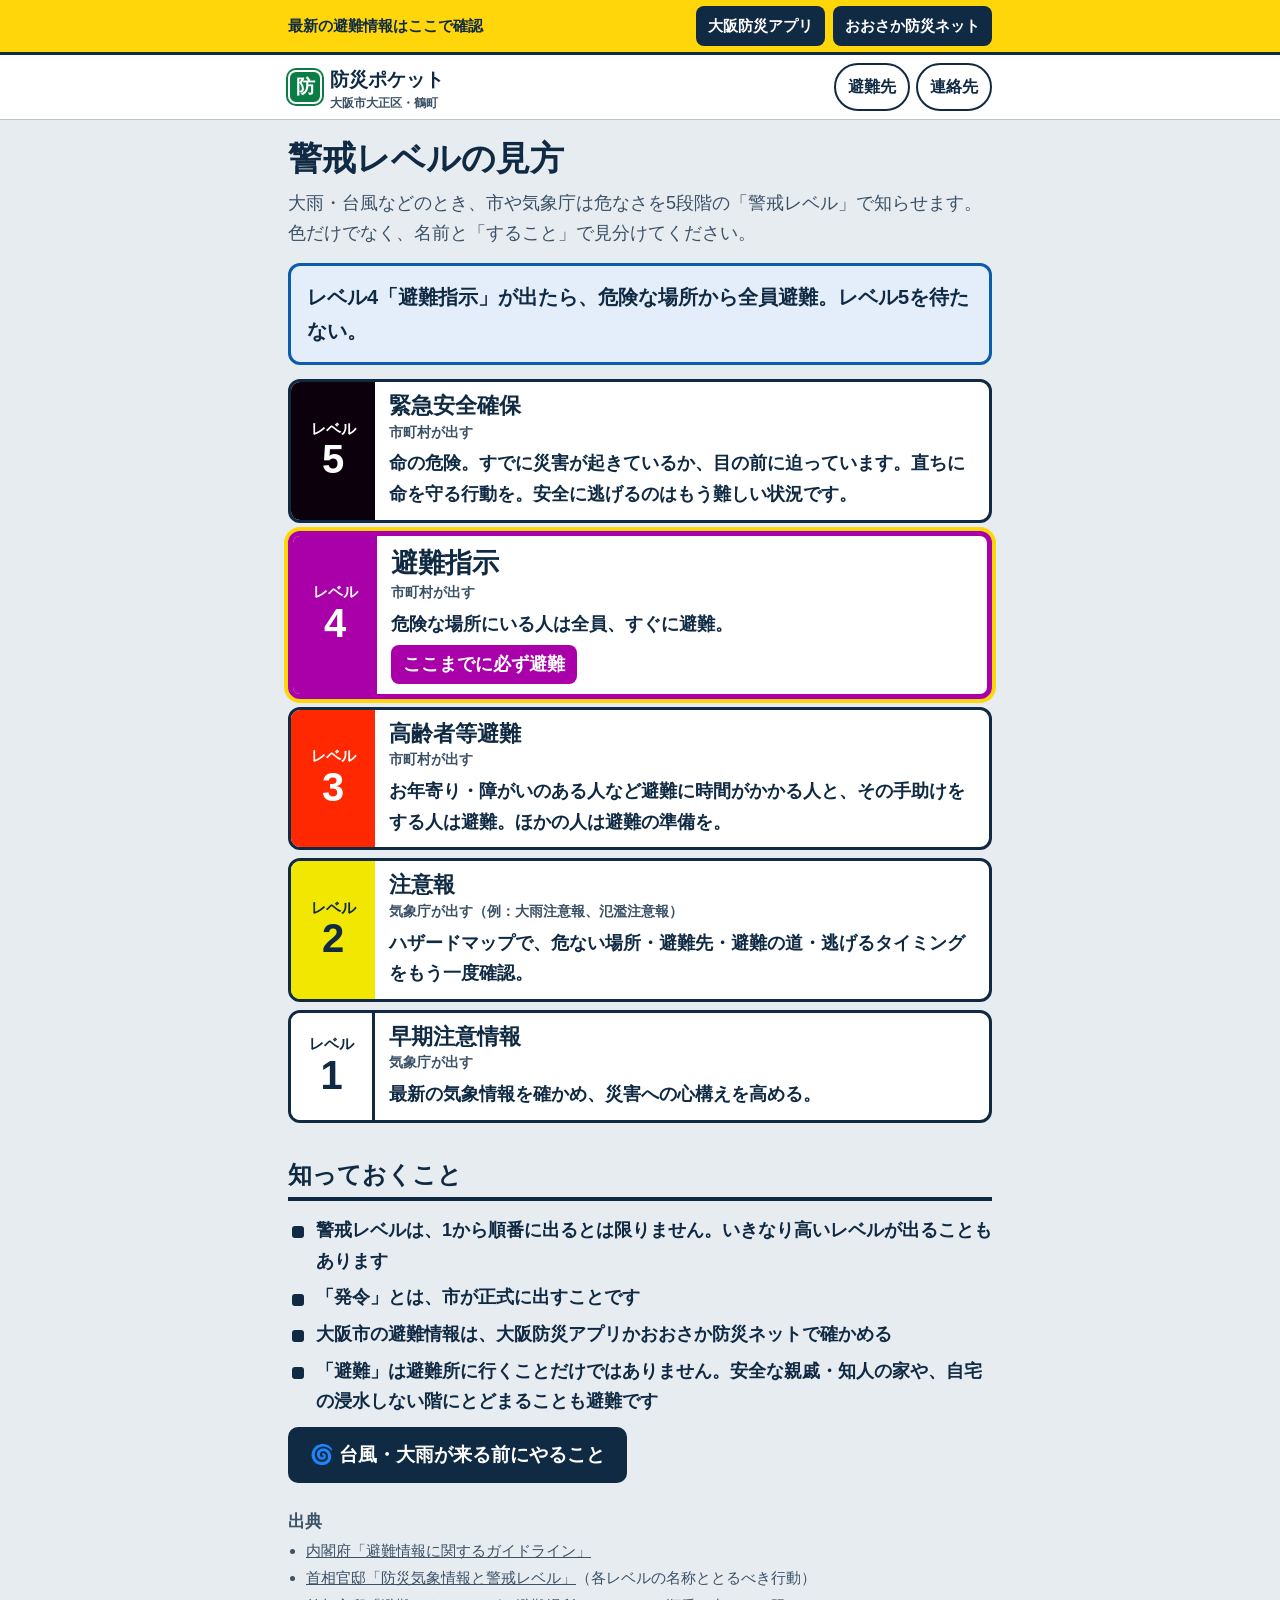
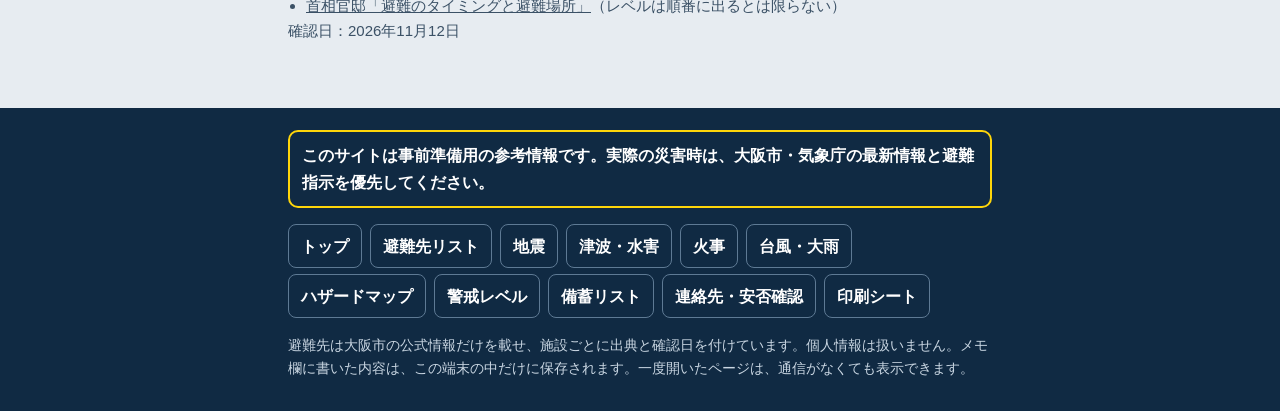
<file: levels.html>
<!doctype html>
<html lang="ja">
<head>
<meta charset="utf-8">
<meta name="viewport" content="width=device-width, initial-scale=1, viewport-fit=cover">
<title>警戒レベルの見方｜防災ポケット</title>
<meta name="description" content="警戒レベル1〜5の意味ととるべき行動。レベル4「避難指示」で危険な場所から全員避難。">
<meta name="theme-color" content="#FFD60A">
<link rel="manifest" href="manifest.webmanifest">
<link rel="icon" href="icons/icon.svg" type="image/svg+xml">
<link rel="apple-touch-icon" href="icons/apple-touch-icon.png">
<link rel="stylesheet" href="assets/site.css">
<script src="assets/site.js" defer></script>
</head>
<body class="levels-page">
<div class="band" role="region" aria-label="最新の避難情報">
  <div class="band-inner">
    <span class="band-text"><span class="short">最新情報</span><span class="long">最新の避難情報はここで確認</span></span>
    <a href="https://www.osaka.dmacs.jp/" target="_blank" rel="noopener">大阪防災アプリ</a>
    <a href="https://www.osaka-bousai.net/27100/index.html" target="_blank" rel="noopener">おおさか防災ネット</a>
  </div>
</div>
<div class="offline-note">通信なしで表示中です。前に保存した情報を表示しています。</div>
<header class="site-head">
  <div class="site-head-inner">
    <a class="brand" href="./"><span class="brand-mark" aria-hidden="true">防</span><span>防災ポケット<small>大阪市大正区・鶴町</small></span></a>
    <nav class="head-links" aria-label="すぐ使うページ"><a href="shelters.html">避難先</a><a href="contacts.html">連絡先</a></nav>
  </div>
</header>

<main id="main">
  <h1>警戒レベルの見方</h1>
  <p class="lead">大雨・台風などのとき、市や気象庁は危なさを5段階の「警戒レベル」で知らせます。色だけでなく、名前と「すること」で見分けてください。</p>

  <p class="callout big" style="margin-top:14px">レベル4「避難指示」が出たら、危険な場所から全員避難。レベル5を待たない。</p>

  <ol class="levels" reversed aria-label="警戒レベル5から1">
    <li class="level lv5">
      <div class="level-no">レベル<b>5</b></div>
      <div class="level-body">
        <p class="level-name">緊急安全確保</p>
        <p class="level-who">市町村が出す</p>
        <p class="level-do">命の危険。すでに災害が起きているか、目の前に迫っています。直ちに命を守る行動を。安全に逃げるのはもう難しい状況です。</p>
      </div>
    </li>
    <li class="level lv4">
      <div class="level-no">レベル<b>4</b></div>
      <div class="level-body">
        <p class="level-name">避難指示</p>
        <p class="level-who">市町村が出す</p>
        <p class="level-do">危険な場所にいる人は全員、すぐに避難。</p>
        <p class="lv4-flag">ここまでに必ず避難</p>
      </div>
    </li>
    <li class="level lv3">
      <div class="level-no">レベル<b>3</b></div>
      <div class="level-body">
        <p class="level-name">高齢者等避難</p>
        <p class="level-who">市町村が出す</p>
        <p class="level-do">お年寄り・障がいのある人など避難に時間がかかる人と、その手助けをする人は避難。ほかの人は避難の準備を。</p>
      </div>
    </li>
    <li class="level lv2">
      <div class="level-no">レベル<b>2</b></div>
      <div class="level-body">
        <p class="level-name">注意報</p>
        <p class="level-who">気象庁が出す（例：大雨注意報、氾濫注意報）</p>
        <p class="level-do">ハザードマップで、危ない場所・避難先・避難の道・逃げるタイミングをもう一度確認。</p>
      </div>
    </li>
    <li class="level lv1">
      <div class="level-no">レベル<b>1</b></div>
      <div class="level-body">
        <p class="level-name">早期注意情報</p>
        <p class="level-who">気象庁が出す</p>
        <p class="level-do">最新の気象情報を確かめ、災害への心構えを高める。</p>
      </div>
    </li>
  </ol>

  <section class="section" aria-labelledby="note">
    <h2 id="note">知っておくこと</h2>
    <ul class="dos">
      <li>警戒レベルは、1から順番に出るとは限りません。いきなり高いレベルが出ることもあります</li>
      <li>「発令」とは、市が正式に出すことです</li>
      <li>大阪市の避難情報は、大阪防災アプリかおおさか防災ネットで確かめる</li>
      <li>「避難」は避難所に行くことだけではありません。安全な親戚・知人の家や、自宅の浸水しない階にとどまることも避難です</li>
    </ul>
    <p class="more-link"><a class="btn dark big" href="typhoon.html">🌀 台風・大雨が来る前にやること</a></p>
  </section>

  <section class="sources" aria-labelledby="src">
    <h2 id="src">出典</h2>
    <ul>
      <li><a class="print-url" href="https://www.bousai.go.jp/oukyu/hinanjouhou/r3_hinanjouhou_guideline/" target="_blank" rel="noopener">内閣府「避難情報に関するガイドライン」</a></li>
      <li><a class="print-url" href="https://www.kantei.go.jp/jp/headline/bousai/keihou.html" target="_blank" rel="noopener">首相官邸「防災気象情報と警戒レベル」</a>（各レベルの名称ととるべき行動）</li>
      <li><a class="print-url" href="https://www.kantei.go.jp/jp/headline/bousai/hinan.html" target="_blank" rel="noopener">首相官邸「避難のタイミングと避難場所」</a>（レベルは順番に出るとは限らない）</li>
    </ul>
    <p>確認日：2026年11月12日</p>
  </section>
</main>

<footer class="site-foot">
  <div class="site-foot-inner">
    <p class="foot-warn">このサイトは事前準備用の参考情報です。実際の災害時は、大阪市・気象庁の最新情報と避難指示を優先してください。</p>
    <nav aria-label="ページ一覧"><ul>
      <li><a href="./">トップ</a></li>
      <li><a href="shelters.html">避難先リスト</a></li>
      <li><a href="quake.html">地震</a></li>
      <li><a href="tsunami.html">津波・水害</a></li>
      <li><a href="fire.html">火事</a></li>
      <li><a href="typhoon.html">台風・大雨</a></li>
      <li><a href="hazard.html">ハザードマップ</a></li>
      <li><a href="levels.html" aria-current="page">警戒レベル</a></li>
      <li><a href="stock.html">備蓄リスト</a></li>
      <li><a href="contacts.html">連絡先・安否確認</a></li>
      <li><a href="sheet.html">印刷シート</a></li>
    </ul></nav>
    <p class="foot-meta">避難先は大阪市の公式情報だけを載せ、施設ごとに出典と確認日を付けています。個人情報は扱いません。メモ欄に書いた内容は、この端末の中だけに保存されます。一度開いたページは、通信がなくても表示できます。</p>
  </div>
</footer>
</body>
</html>
</file>
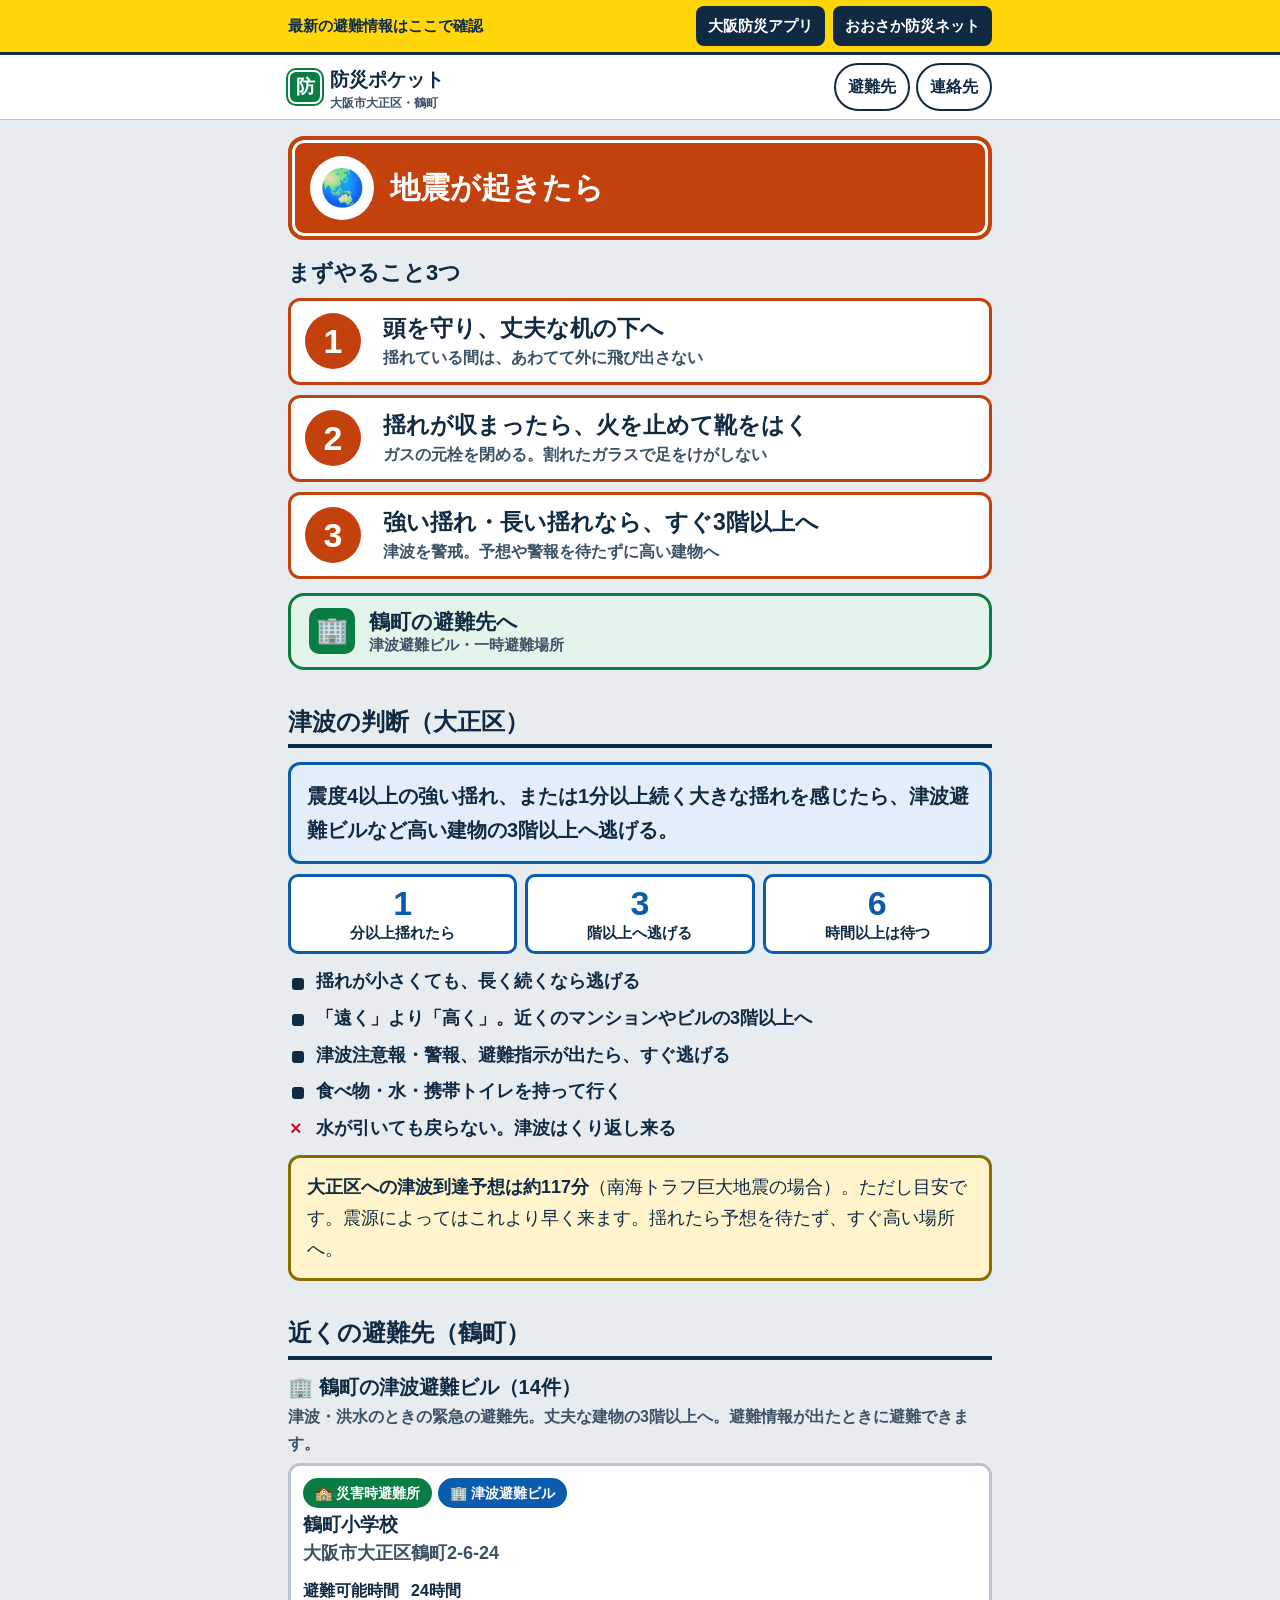
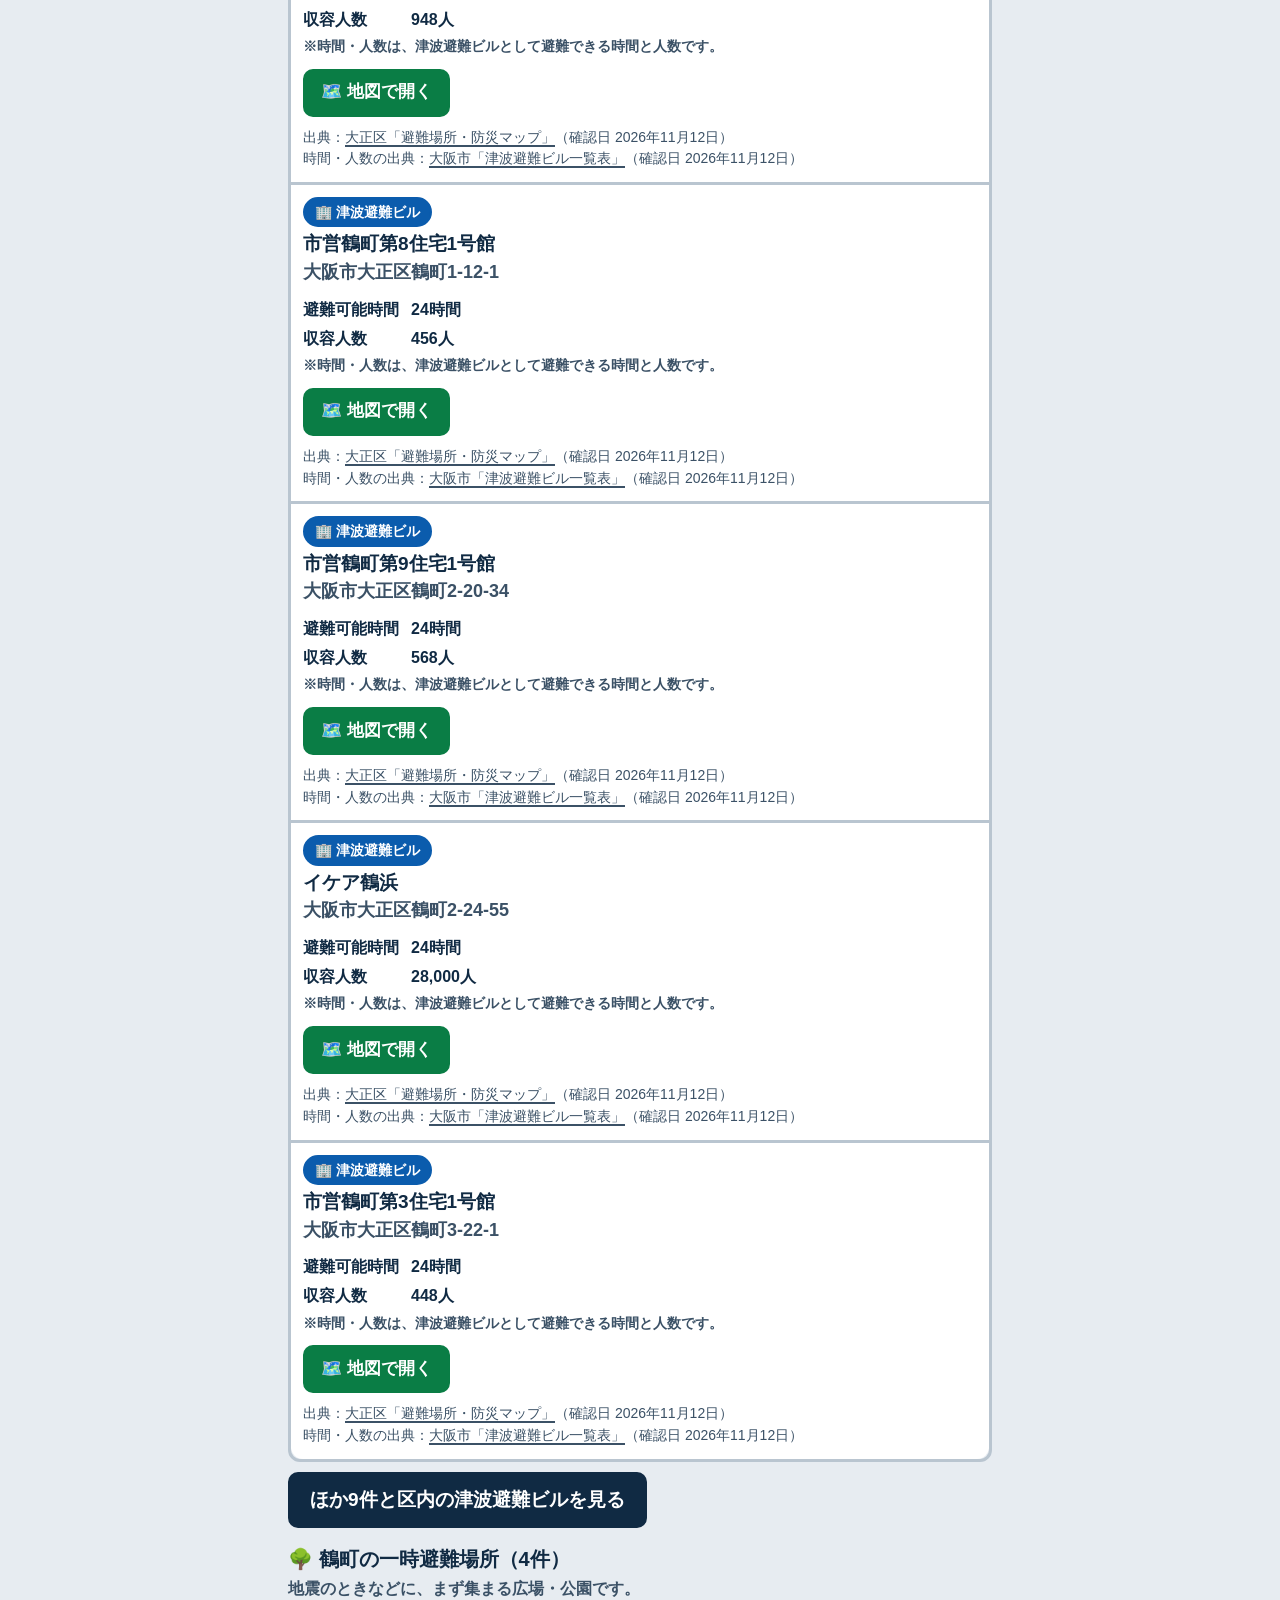
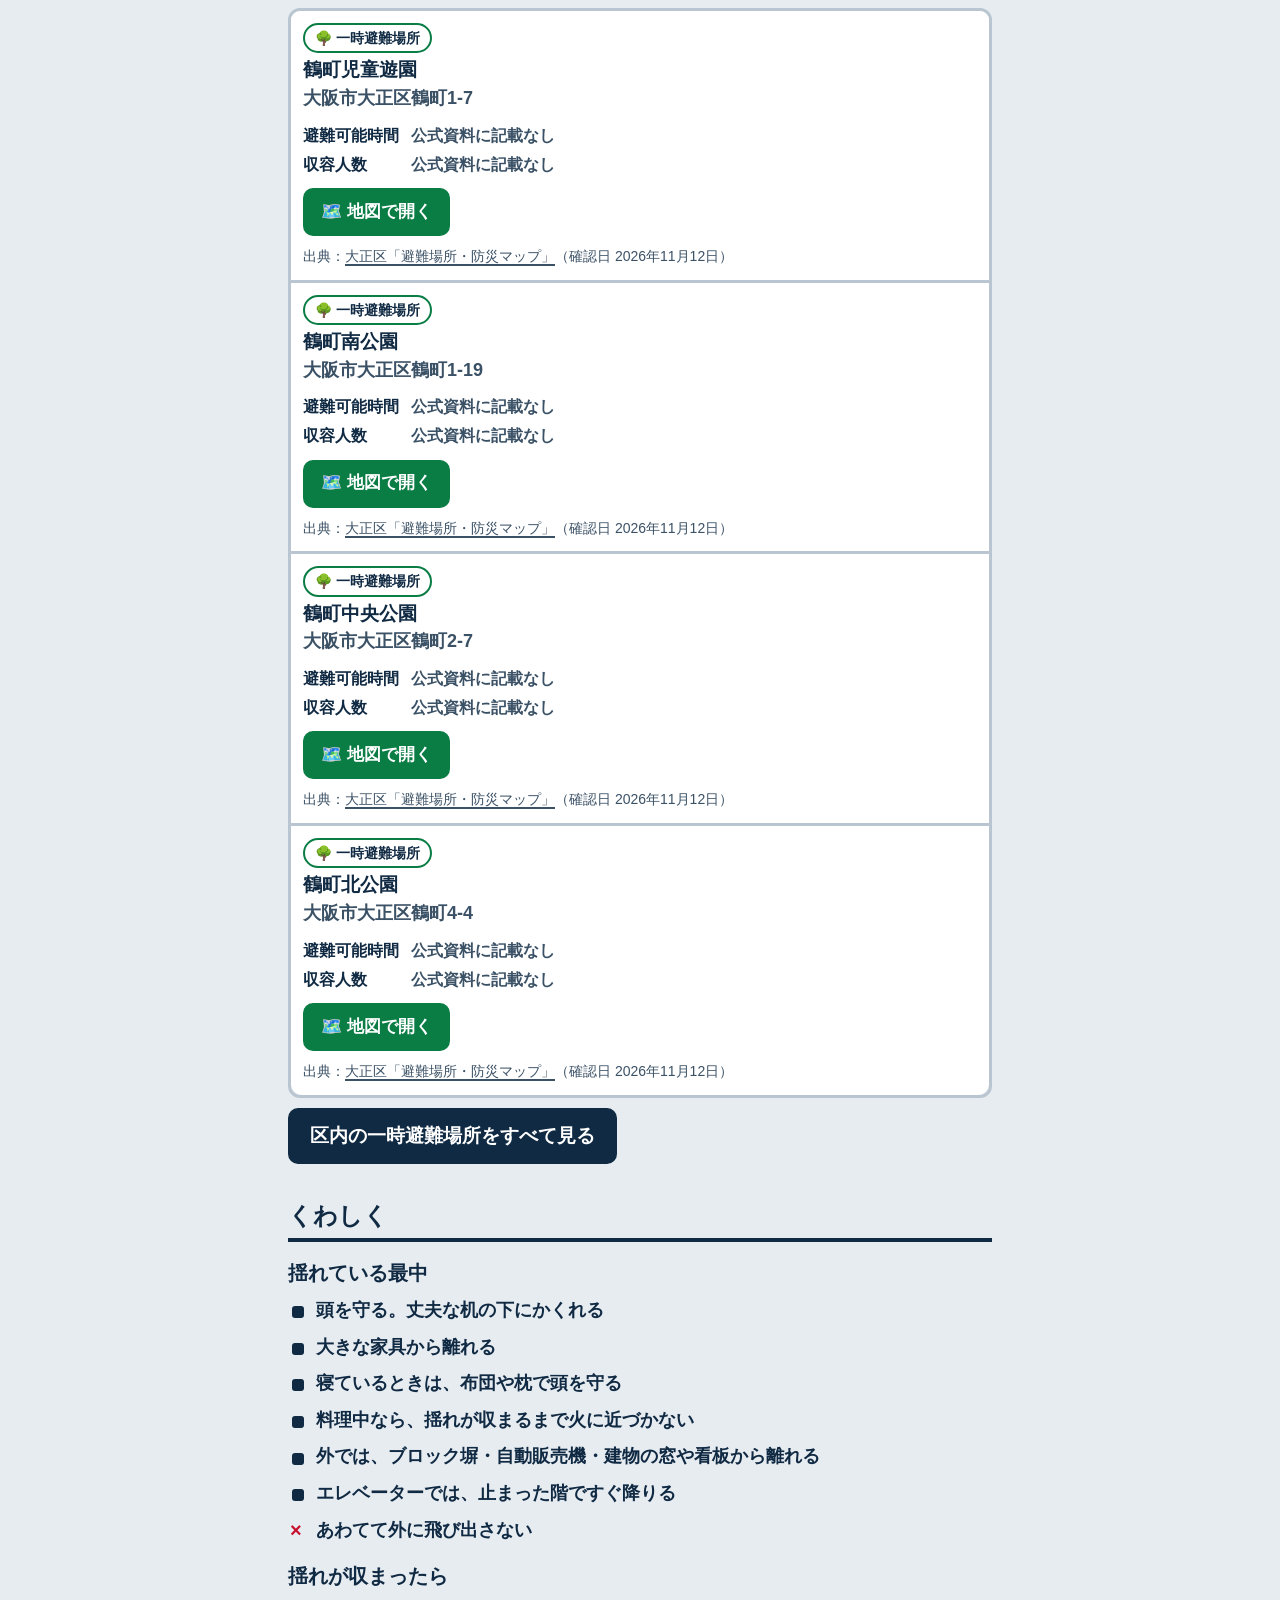
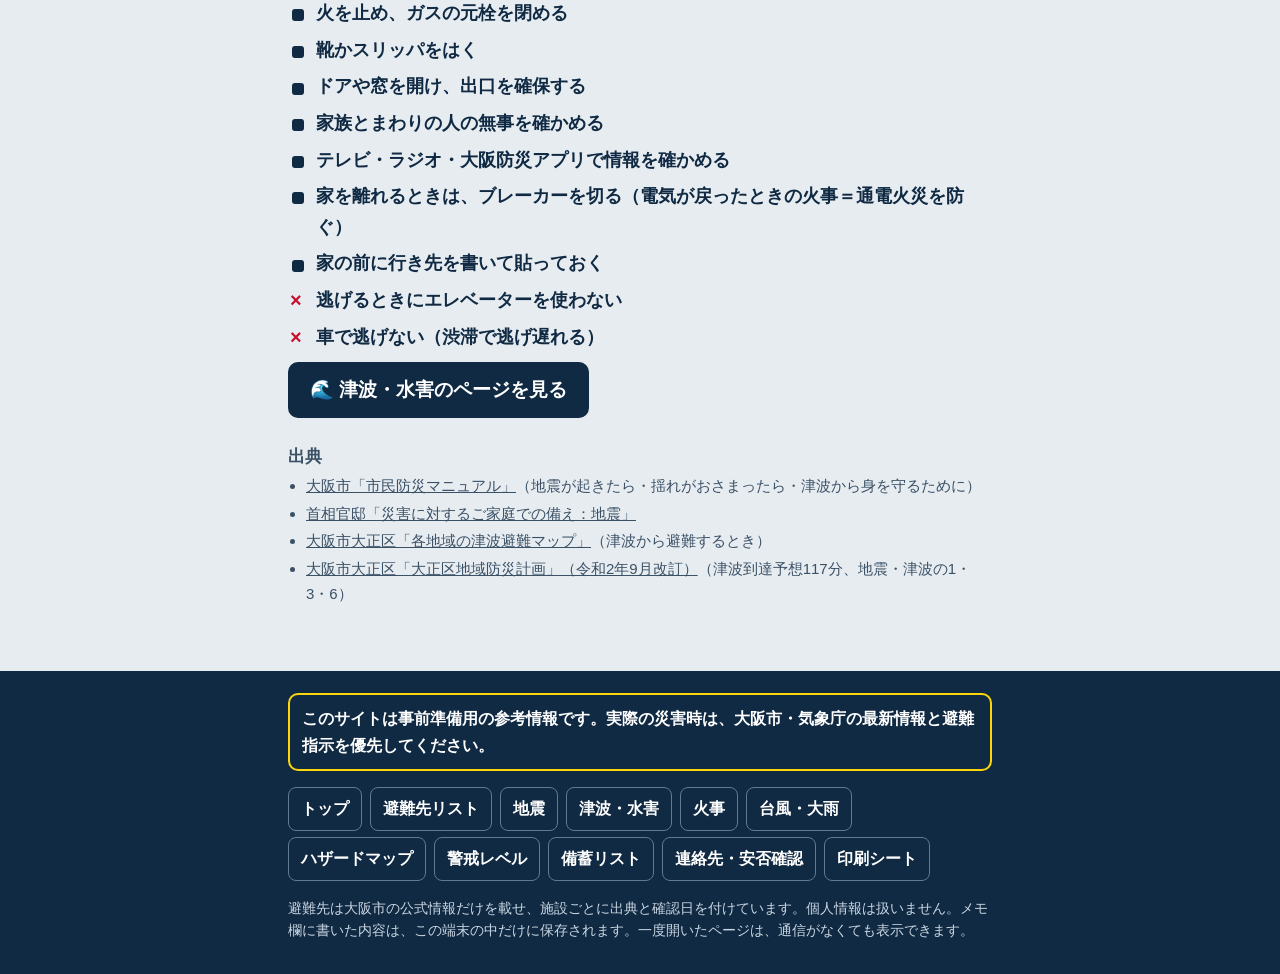
<file: quake.html>
<!doctype html>
<html lang="ja">
<head>
<meta charset="utf-8">
<meta name="viewport" content="width=device-width, initial-scale=1, viewport-fit=cover">
<title>地震が起きたら｜防災ポケット</title>
<meta name="description" content="地震のときにまずやること3つ。揺れている最中、揺れが収まったら、津波の判断。鶴町の避難先。">
<meta name="theme-color" content="#FFD60A">
<link rel="manifest" href="manifest.webmanifest">
<link rel="icon" href="icons/icon.svg" type="image/svg+xml">
<link rel="apple-touch-icon" href="icons/apple-touch-icon.png">
<link rel="stylesheet" href="assets/site.css">
<script src="assets/site.js" defer></script>
</head>
<body class="quake-page">
<div class="band" role="region" aria-label="最新の避難情報">
  <div class="band-inner">
    <span class="band-text"><span class="short">最新情報</span><span class="long">最新の避難情報はここで確認</span></span>
    <a href="https://www.osaka.dmacs.jp/" target="_blank" rel="noopener">大阪防災アプリ</a>
    <a href="https://www.osaka-bousai.net/27100/index.html" target="_blank" rel="noopener">おおさか防災ネット</a>
  </div>
</div>
<div class="offline-note">通信なしで表示中です。前に保存した情報を表示しています。</div>
<header class="site-head">
  <div class="site-head-inner">
    <a class="brand" href="./"><span class="brand-mark" aria-hidden="true">防</span><span>防災ポケット<small>大阪市大正区・鶴町</small></span></a>
    <nav class="head-links" aria-label="すぐ使うページ"><a href="shelters.html">避難先</a><a href="contacts.html">連絡先</a></nav>
  </div>
</header>

<main id="main">
  <div class="act-head quake">
    <span class="plate-icon" aria-hidden="true">🌏</span>
    <h1>地震が起きたら</h1>
  </div>

  <section class="first3" aria-labelledby="f3">
    <h2 id="f3">まずやること3つ</h2>
    <ol class="steps">
      <li><span><span class="do">頭を守り、丈夫な机の下へ</span><span class="why">揺れている間は、あわてて外に飛び出さない</span></span></li>
      <li><span><span class="do">揺れが収まったら、火を止めて靴をはく</span><span class="why">ガスの元栓を閉める。割れたガラスで足をけがしない</span></span></li>
      <li><span><span class="do">強い揺れ・長い揺れなら、すぐ3階以上へ</span><span class="why">津波を警戒。予想や警報を待たずに高い建物へ</span></span></li>
    </ol>
    <a class="go-shelter" href="#near">
      <span class="go-icon" aria-hidden="true">🏢</span>
      <span><span data-priority-area>鶴町</span>の避難先へ<small>津波避難ビル・一時避難場所</small></span>
    </a>
  </section>

  <section class="section" aria-labelledby="tsunami-judge">
    <h2 id="tsunami-judge">津波の判断（大正区）</h2>
    <p class="callout big">震度4以上の強い揺れ、または1分以上続く大きな揺れを感じたら、津波避難ビルなど高い建物の3階以上へ逃げる。</p>
    <div class="rule136" aria-label="地震・津波の1・3・6">
      <div><b>1</b>分以上揺れたら</div>
      <div><b>3</b>階以上へ逃げる</div>
      <div><b>6</b>時間以上は待つ</div>
    </div>
    <ul class="dos" style="margin-top:12px">
      <li>揺れが小さくても、長く続くなら逃げる</li>
      <li>「遠く」より「高く」。近くのマンションやビルの3階以上へ</li>
      <li>津波注意報・警報、避難指示が出たら、すぐ逃げる</li>
      <li>食べ物・水・携帯トイレを持って行く</li>
      <li class="dont">水が引いても戻らない。津波はくり返し来る</li>
    </ul>
    <p class="callout warn" style="margin-top:12px"><b>大正区への津波到達予想は約117分</b>（南海トラフ巨大地震の場合）。ただし目安です。震源によってはこれより早く来ます。揺れたら予想を待たず、すぐ高い場所へ。</p>
  </section>

  <section class="section" aria-labelledby="near">
    <h2 id="near">近くの避難先（<span data-priority-area>鶴町</span>）</h2>
    <div class="nearby" data-nearby="tsunami,temporary" data-limit="5"><p class="empty">読み込み中…</p></div>
  </section>

  <section class="section" aria-labelledby="detail">
    <h2 id="detail">くわしく</h2>
    <div class="sub">
      <h3>揺れている最中</h3>
      <ul class="dos">
        <li>頭を守る。丈夫な机の下にかくれる</li>
        <li>大きな家具から離れる</li>
        <li>寝ているときは、布団や枕で頭を守る</li>
        <li>料理中なら、揺れが収まるまで火に近づかない</li>
        <li>外では、ブロック塀・自動販売機・建物の窓や看板から離れる</li>
        <li>エレベーターでは、止まった階ですぐ降りる</li>
        <li class="dont">あわてて外に飛び出さない</li>
      </ul>
    </div>
    <div class="sub">
      <h3>揺れが収まったら</h3>
      <ul class="dos">
        <li>火を止め、ガスの元栓を閉める</li>
        <li>靴かスリッパをはく</li>
        <li>ドアや窓を開け、出口を確保する</li>
        <li>家族とまわりの人の無事を確かめる</li>
        <li>テレビ・ラジオ・大阪防災アプリで情報を確かめる</li>
        <li>家を離れるときは、ブレーカーを切る（電気が戻ったときの火事＝通電火災を防ぐ）</li>
        <li>家の前に行き先を書いて貼っておく</li>
        <li class="dont">逃げるときにエレベーターを使わない</li>
        <li class="dont">車で逃げない（渋滞で逃げ遅れる）</li>
      </ul>
    </div>
    <p class="more-link"><a class="btn dark big" href="tsunami.html">🌊 津波・水害のページを見る</a></p>
  </section>

  <section class="sources" aria-labelledby="src">
    <h2 id="src">出典</h2>
    <ul>
      <li><a class="print-url" href="https://www.city.osaka.lg.jp/kikikanrishitsu/page/0000011873.html" target="_blank" rel="noopener">大阪市「市民防災マニュアル」</a>（地震が起きたら・揺れがおさまったら・津波から身を守るために）</li>
      <li><a class="print-url" href="https://www.kantei.go.jp/jp/headline/bousai/jishin.html" target="_blank" rel="noopener">首相官邸「災害に対するご家庭での備え：地震」</a></li>
      <li><a class="print-url" href="https://www.city.osaka.lg.jp/taisho/page/0000621935.html" target="_blank" rel="noopener">大阪市大正区「各地域の津波避難マップ」</a>（津波から避難するとき）</li>
      <li><a class="print-url" href="https://www.city.osaka.lg.jp/taisho/page/0000436683.html" target="_blank" rel="noopener">大阪市大正区「大正区地域防災計画」（令和2年9月改訂）</a>（津波到達予想117分、地震・津波の1・3・6）</li>
    </ul>
  </section>
</main>

<footer class="site-foot">
  <div class="site-foot-inner">
    <p class="foot-warn">このサイトは事前準備用の参考情報です。実際の災害時は、大阪市・気象庁の最新情報と避難指示を優先してください。</p>
    <nav aria-label="ページ一覧"><ul>
      <li><a href="./">トップ</a></li>
      <li><a href="shelters.html">避難先リスト</a></li>
      <li><a href="quake.html" aria-current="page">地震</a></li>
      <li><a href="tsunami.html">津波・水害</a></li>
      <li><a href="fire.html">火事</a></li>
      <li><a href="typhoon.html">台風・大雨</a></li>
      <li><a href="hazard.html">ハザードマップ</a></li>
      <li><a href="levels.html">警戒レベル</a></li>
      <li><a href="stock.html">備蓄リスト</a></li>
      <li><a href="contacts.html">連絡先・安否確認</a></li>
      <li><a href="sheet.html">印刷シート</a></li>
    </ul></nav>
    <p class="foot-meta">避難先は大阪市の公式情報だけを載せ、施設ごとに出典と確認日を付けています。個人情報は扱いません。メモ欄に書いた内容は、この端末の中だけに保存されます。一度開いたページは、通信がなくても表示できます。</p>
  </div>
</footer>
</body>
</html>
</file>
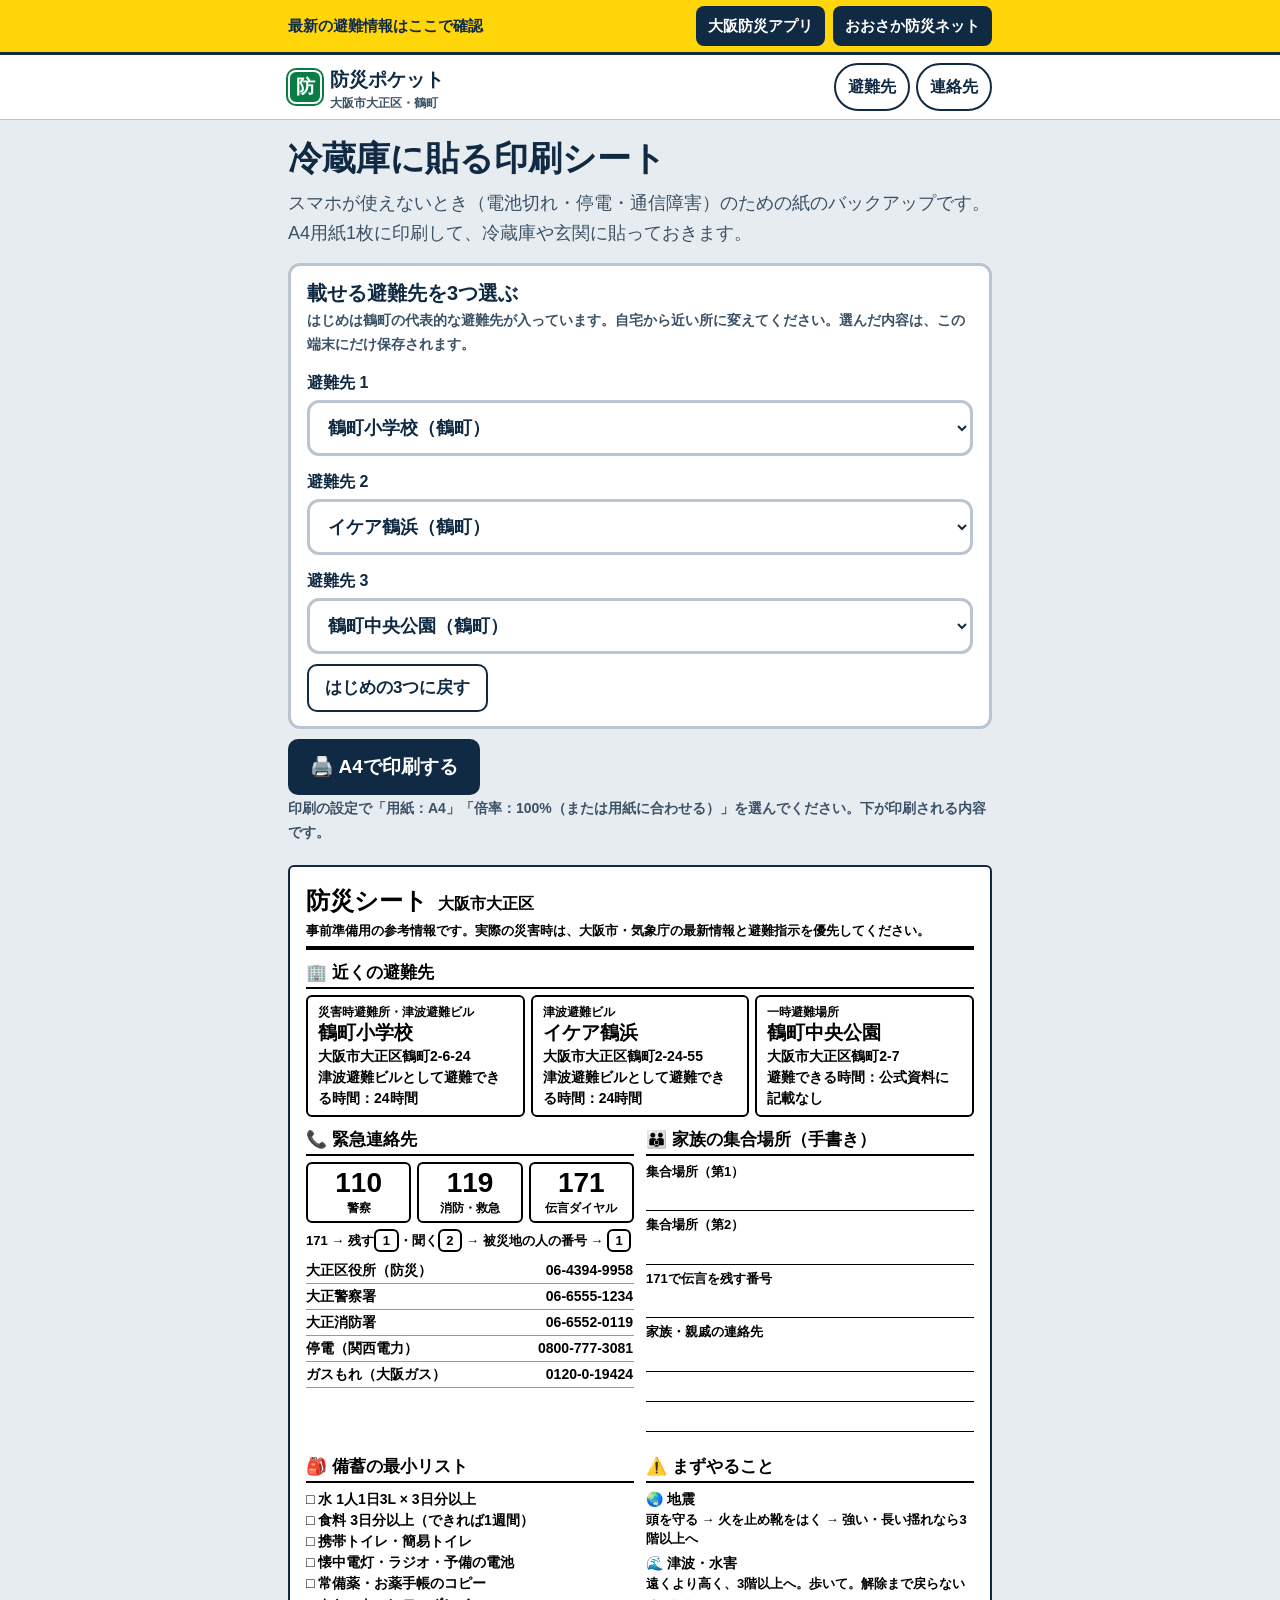
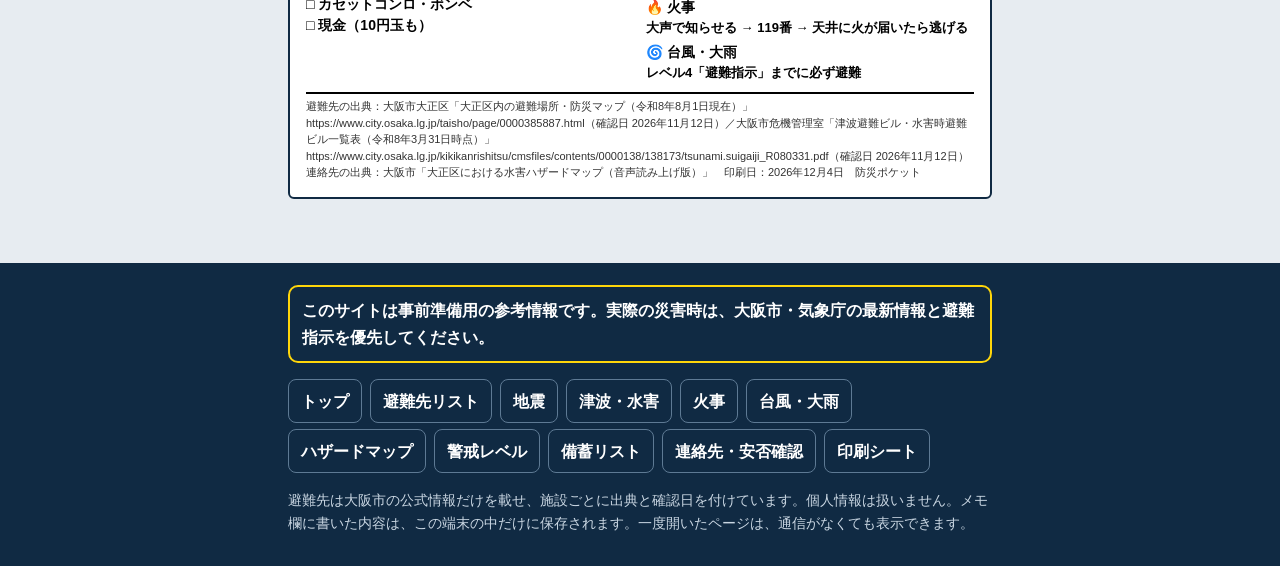
<file: sheet.html>
<!doctype html>
<html lang="ja">
<head>
<meta charset="utf-8">
<meta name="viewport" content="width=device-width, initial-scale=1, viewport-fit=cover">
<title>冷蔵庫用 印刷シート｜防災ポケット</title>
<meta name="description" content="A4・1枚に収まる冷蔵庫用の防災シート。近くの避難先3つ、緊急連絡先、家族の集合場所（手書き）、備蓄の最小リスト。">
<meta name="theme-color" content="#FFD60A">
<link rel="manifest" href="manifest.webmanifest">
<link rel="icon" href="icons/icon.svg" type="image/svg+xml">
<link rel="apple-touch-icon" href="icons/apple-touch-icon.png">
<link rel="stylesheet" href="assets/site.css">
<script src="assets/site.js" defer></script>
<script src="assets/sheet.js" defer></script>
</head>
<body class="sheet-page">
<div class="band" role="region" aria-label="最新の避難情報">
  <div class="band-inner">
    <span class="band-text"><span class="short">最新情報</span><span class="long">最新の避難情報はここで確認</span></span>
    <a href="https://www.osaka.dmacs.jp/" target="_blank" rel="noopener">大阪防災アプリ</a>
    <a href="https://www.osaka-bousai.net/27100/index.html" target="_blank" rel="noopener">おおさか防災ネット</a>
  </div>
</div>
<div class="offline-note">通信なしで表示中です。前に保存した情報を表示しています。</div>
<header class="site-head">
  <div class="site-head-inner">
    <a class="brand" href="./"><span class="brand-mark" aria-hidden="true">防</span><span>防災ポケット<small>大阪市大正区・鶴町</small></span></a>
    <nav class="head-links" aria-label="すぐ使うページ"><a href="shelters.html">避難先</a><a href="contacts.html">連絡先</a></nav>
  </div>
</header>

<main id="main">
  <div class="sheet-controls">
    <h1>冷蔵庫に貼る印刷シート</h1>
    <p class="lead">スマホが使えないとき（電池切れ・停電・通信障害）のための紙のバックアップです。A4用紙1枚に印刷して、冷蔵庫や玄関に貼っておきます。</p>
    <div class="box" style="margin-top:14px">
      <h2 style="font-size:20px">載せる避難先を3つ選ぶ</h2>
      <p class="fac-qual">はじめは鶴町の代表的な避難先が入っています。自宅から近い所に変えてください。選んだ内容は、この端末にだけ保存されます。</p>
      <div id="pickers"><p class="empty">読み込み中…</p></div>
    </div>
    <p class="more-link"><button type="button" class="btn dark big" data-print>🖨️ A4で印刷する</button></p>
    <p class="fac-qual">印刷の設定で「用紙：A4」「倍率：100%（または用紙に合わせる）」を選んでください。下が印刷される内容です。</p>
  </div>

  <article class="sheet" aria-label="印刷される内容">
    <header class="sheet-head">
      <p class="sheet-title">防災シート<span>大阪市大正区</span></p>
      <p class="sheet-warn">事前準備用の参考情報です。実際の災害時は、大阪市・気象庁の最新情報と避難指示を優先してください。</p>
    </header>

    <section class="sheet-block sheet-shelters">
      <h2>🏢 近くの避難先</h2>
      <ol id="sheet-shelters"><li>読み込み中…</li></ol>
    </section>

    <div class="sheet-grid">
      <section class="sheet-block">
        <h2>📞 緊急連絡先</h2>
        <div class="sheet-calls">
          <p><b>110</b>警察</p>
          <p><b>119</b>消防・救急</p>
          <p><b>171</b>伝言ダイヤル</p>
        </div>
        <p class="sheet-171">171 → 残す<span class="key">1</span>・聞く<span class="key">2</span> → 被災地の人の番号 → <span class="key">1</span></p>
        <table class="sheet-tel">
          <tr><th>大正区役所（防災）</th><td>06-4394-9958</td></tr>
          <tr><th>大正警察署</th><td>06-6555-1234</td></tr>
          <tr><th>大正消防署</th><td>06-6552-0119</td></tr>
          <tr><th>停電（関西電力）</th><td>0800-777-3081</td></tr>
          <tr><th>ガスもれ（大阪ガス）</th><td>0120-0-19424</td></tr>
        </table>
      </section>

      <section class="sheet-block">
        <h2>👪 家族の集合場所（手書き）</h2>
        <dl class="sheet-write">
          <dt>集合場所（第1）</dt><dd></dd>
          <dt>集合場所（第2）</dt><dd></dd>
          <dt>171で伝言を残す番号</dt><dd></dd>
          <dt>家族・親戚の連絡先</dt><dd></dd><dd></dd><dd></dd>
        </dl>
      </section>

      <section class="sheet-block">
        <h2>🎒 備蓄の最小リスト</h2>
        <ul class="sheet-check">
          <li>水 1人1日3L × 3日分以上</li>
          <li>食料 3日分以上（できれば1週間）</li>
          <li>携帯トイレ・簡易トイレ</li>
          <li>懐中電灯・ラジオ・予備の電池</li>
          <li>常備薬・お薬手帳のコピー</li>
          <li>カセットコンロ・ボンベ</li>
          <li>現金（10円玉も）</li>
        </ul>
      </section>

      <section class="sheet-block">
        <h2>⚠️ まずやること</h2>
        <dl class="sheet-first">
          <dt>🌏 地震</dt><dd>頭を守る → 火を止め靴をはく → 強い・長い揺れなら3階以上へ</dd>
          <dt>🌊 津波・水害</dt><dd>遠くより高く、3階以上へ。歩いて。解除まで戻らない</dd>
          <dt>🔥 火事</dt><dd>大声で知らせる → 119番 → 天井に火が届いたら逃げる</dd>
          <dt>🌀 台風・大雨</dt><dd>レベル4「避難指示」までに必ず避難</dd>
        </dl>
      </section>
    </div>

    <footer class="sheet-foot">
      <p id="sheet-source">避難先の出典：大阪市大正区「大正区内の避難場所・防災マップ」</p>
      <p>連絡先の出典：大阪市「大正区における水害ハザードマップ（音声読み上げ版）」　印刷日：<span id="sheet-date"></span>　防災ポケット</p>
    </footer>
  </article>
</main>

<footer class="site-foot">
  <div class="site-foot-inner">
    <p class="foot-warn">このサイトは事前準備用の参考情報です。実際の災害時は、大阪市・気象庁の最新情報と避難指示を優先してください。</p>
    <nav aria-label="ページ一覧"><ul>
      <li><a href="./">トップ</a></li>
      <li><a href="shelters.html">避難先リスト</a></li>
      <li><a href="quake.html">地震</a></li>
      <li><a href="tsunami.html">津波・水害</a></li>
      <li><a href="fire.html">火事</a></li>
      <li><a href="typhoon.html">台風・大雨</a></li>
      <li><a href="hazard.html">ハザードマップ</a></li>
      <li><a href="levels.html">警戒レベル</a></li>
      <li><a href="stock.html">備蓄リスト</a></li>
      <li><a href="contacts.html">連絡先・安否確認</a></li>
      <li><a href="sheet.html" aria-current="page">印刷シート</a></li>
    </ul></nav>
    <p class="foot-meta">避難先は大阪市の公式情報だけを載せ、施設ごとに出典と確認日を付けています。個人情報は扱いません。メモ欄に書いた内容は、この端末の中だけに保存されます。一度開いたページは、通信がなくても表示できます。</p>
  </div>
</footer>
</body>
</html>
</file>
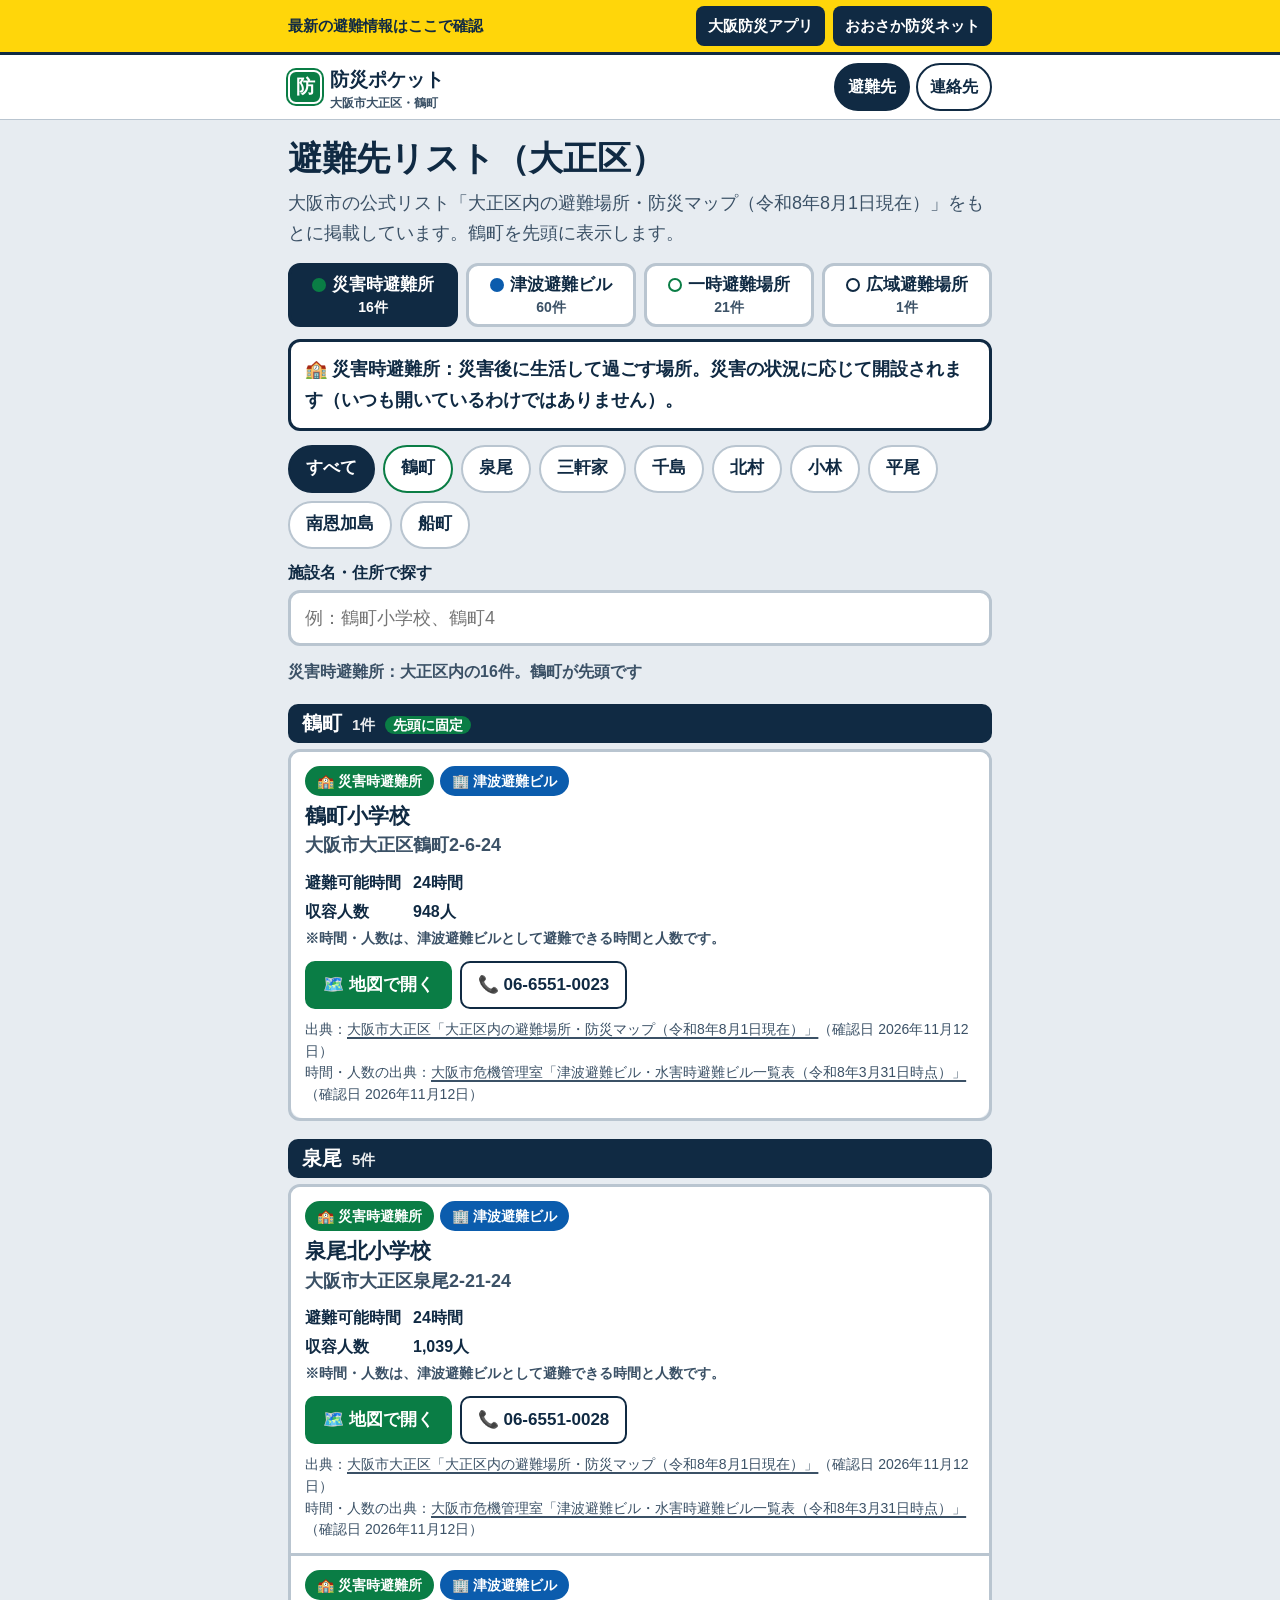
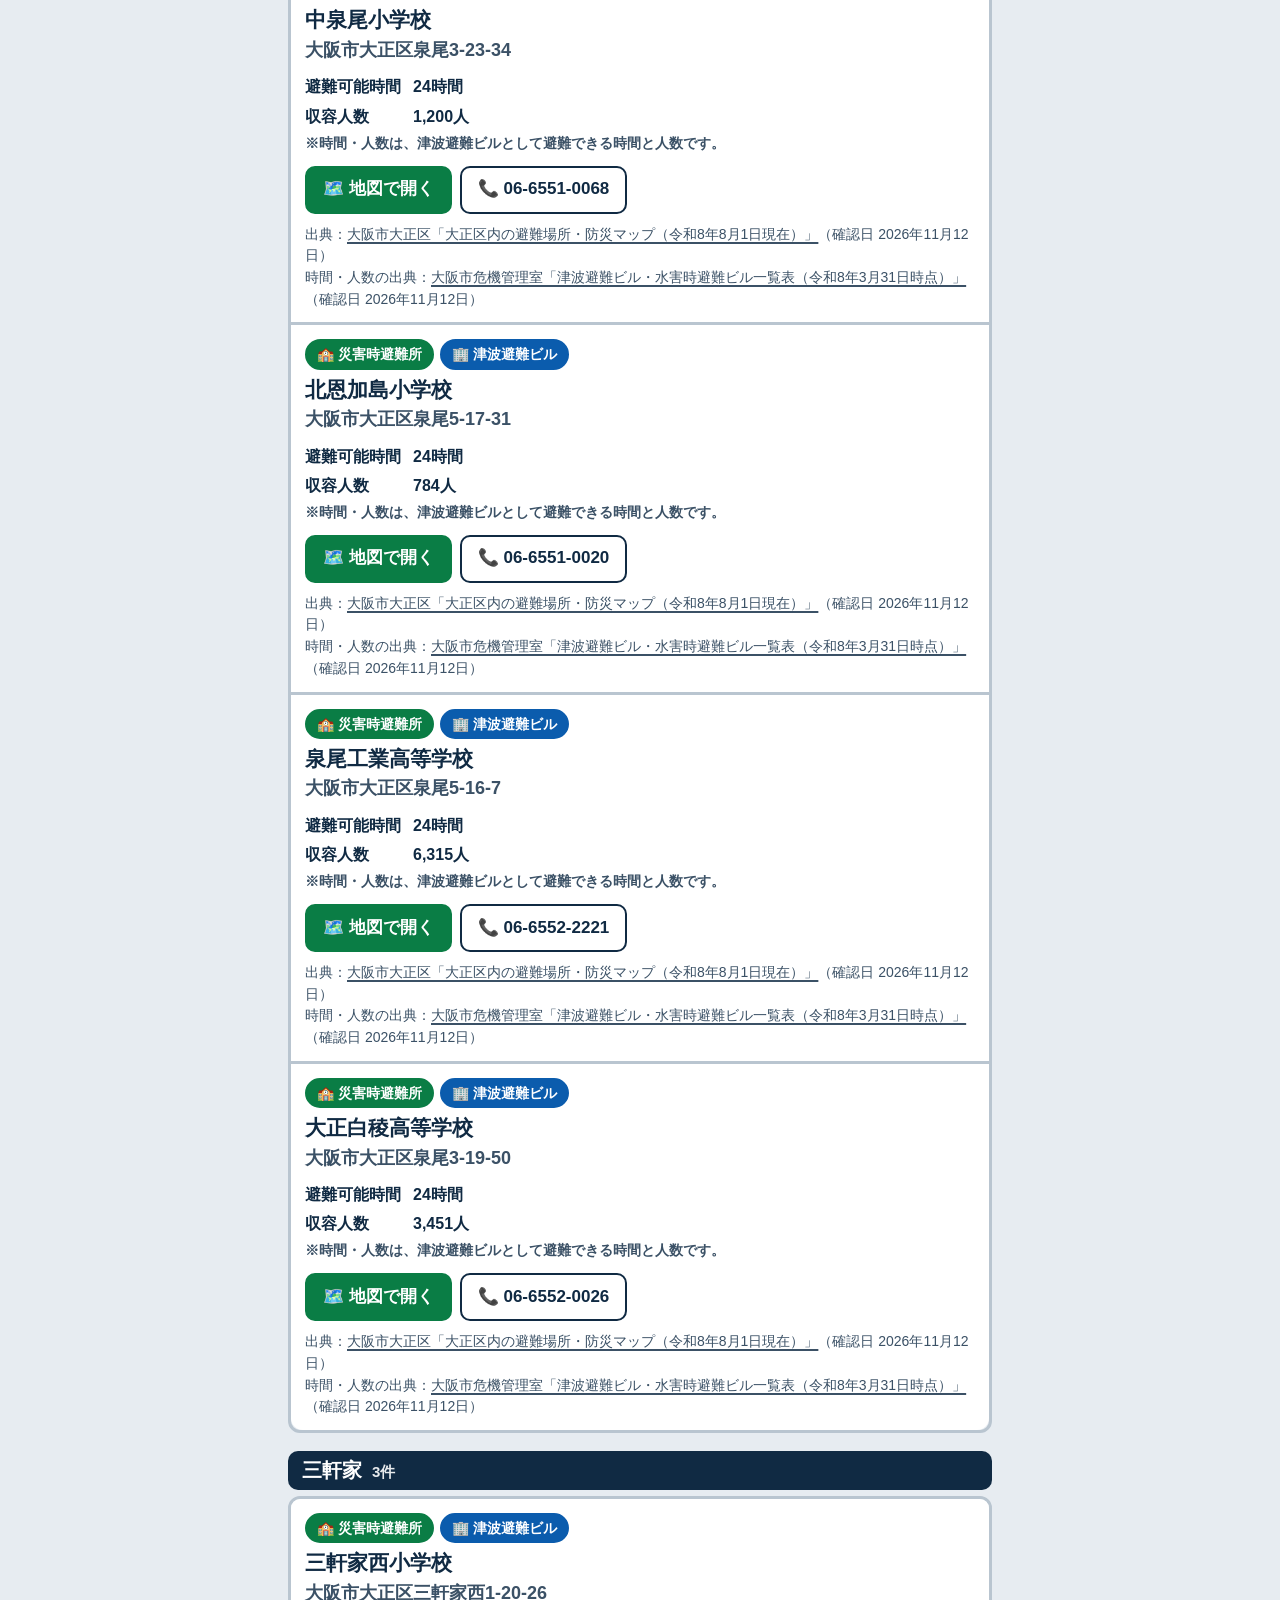
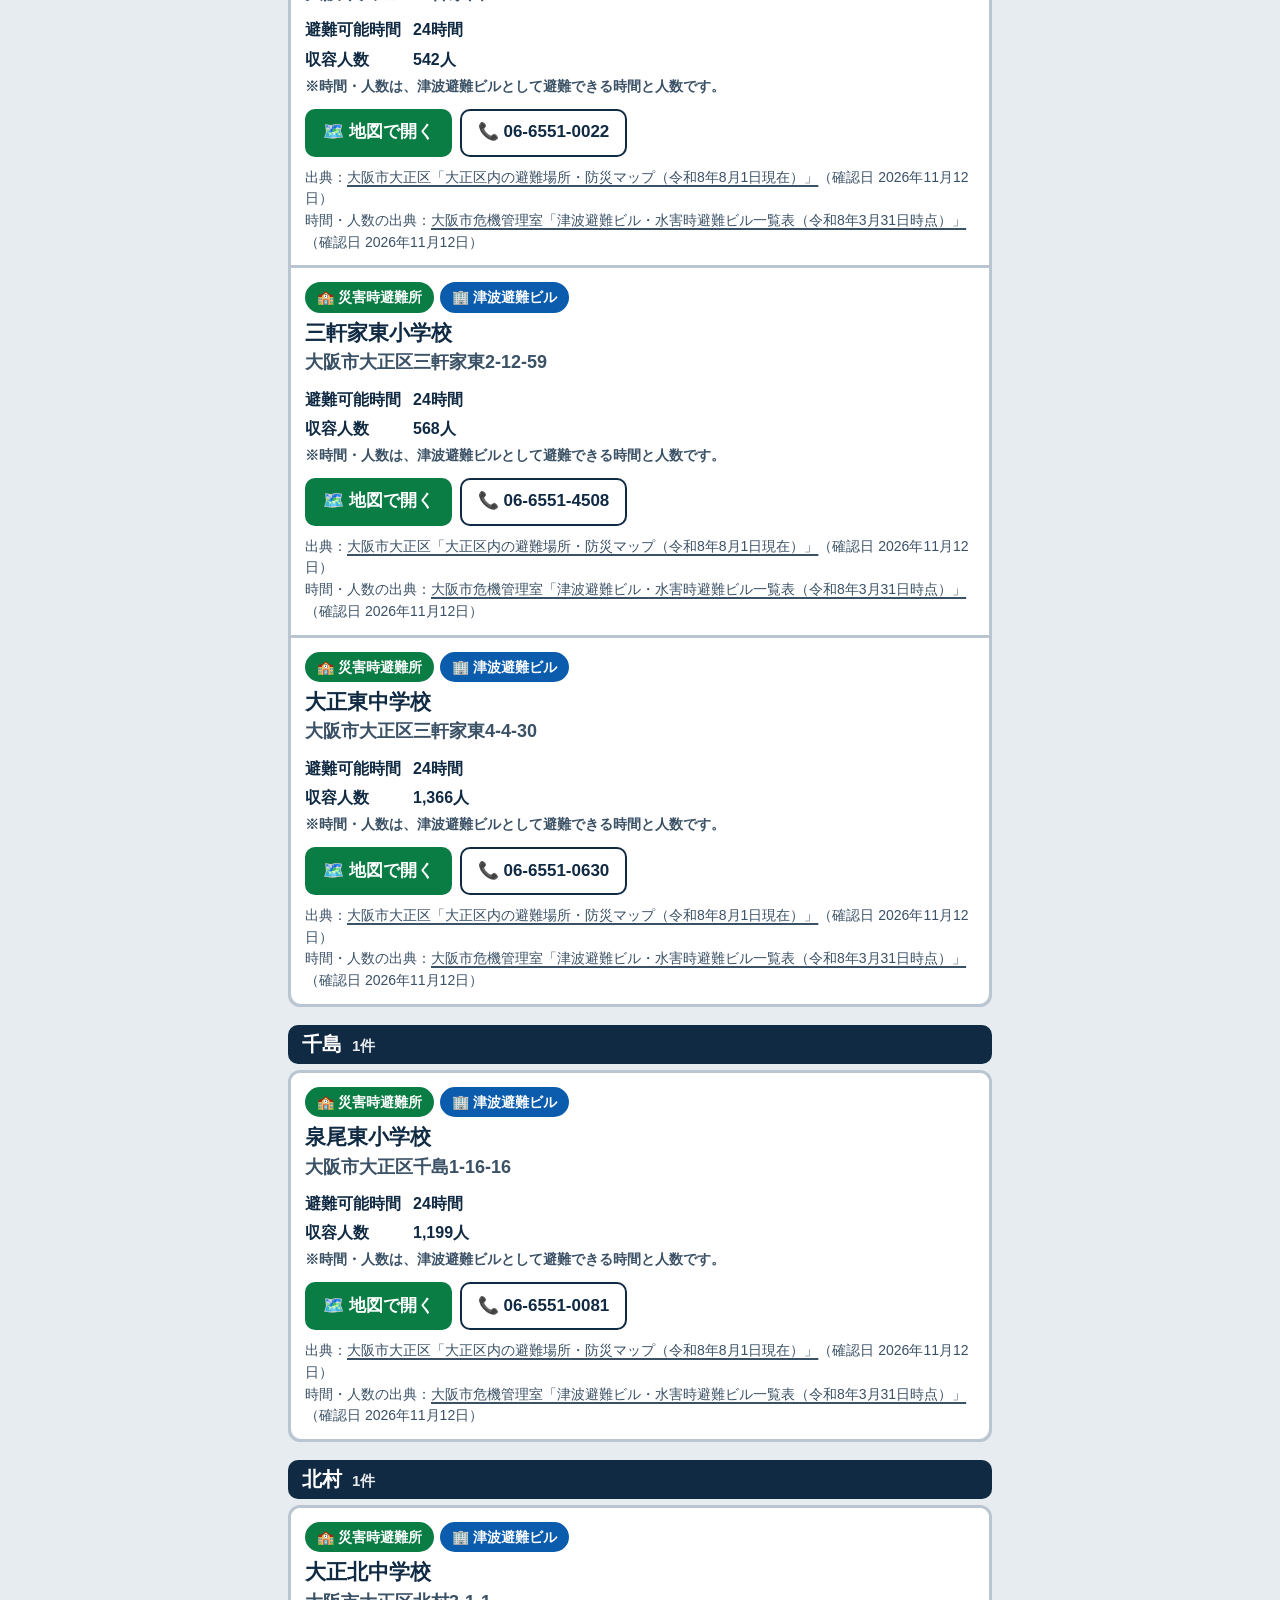
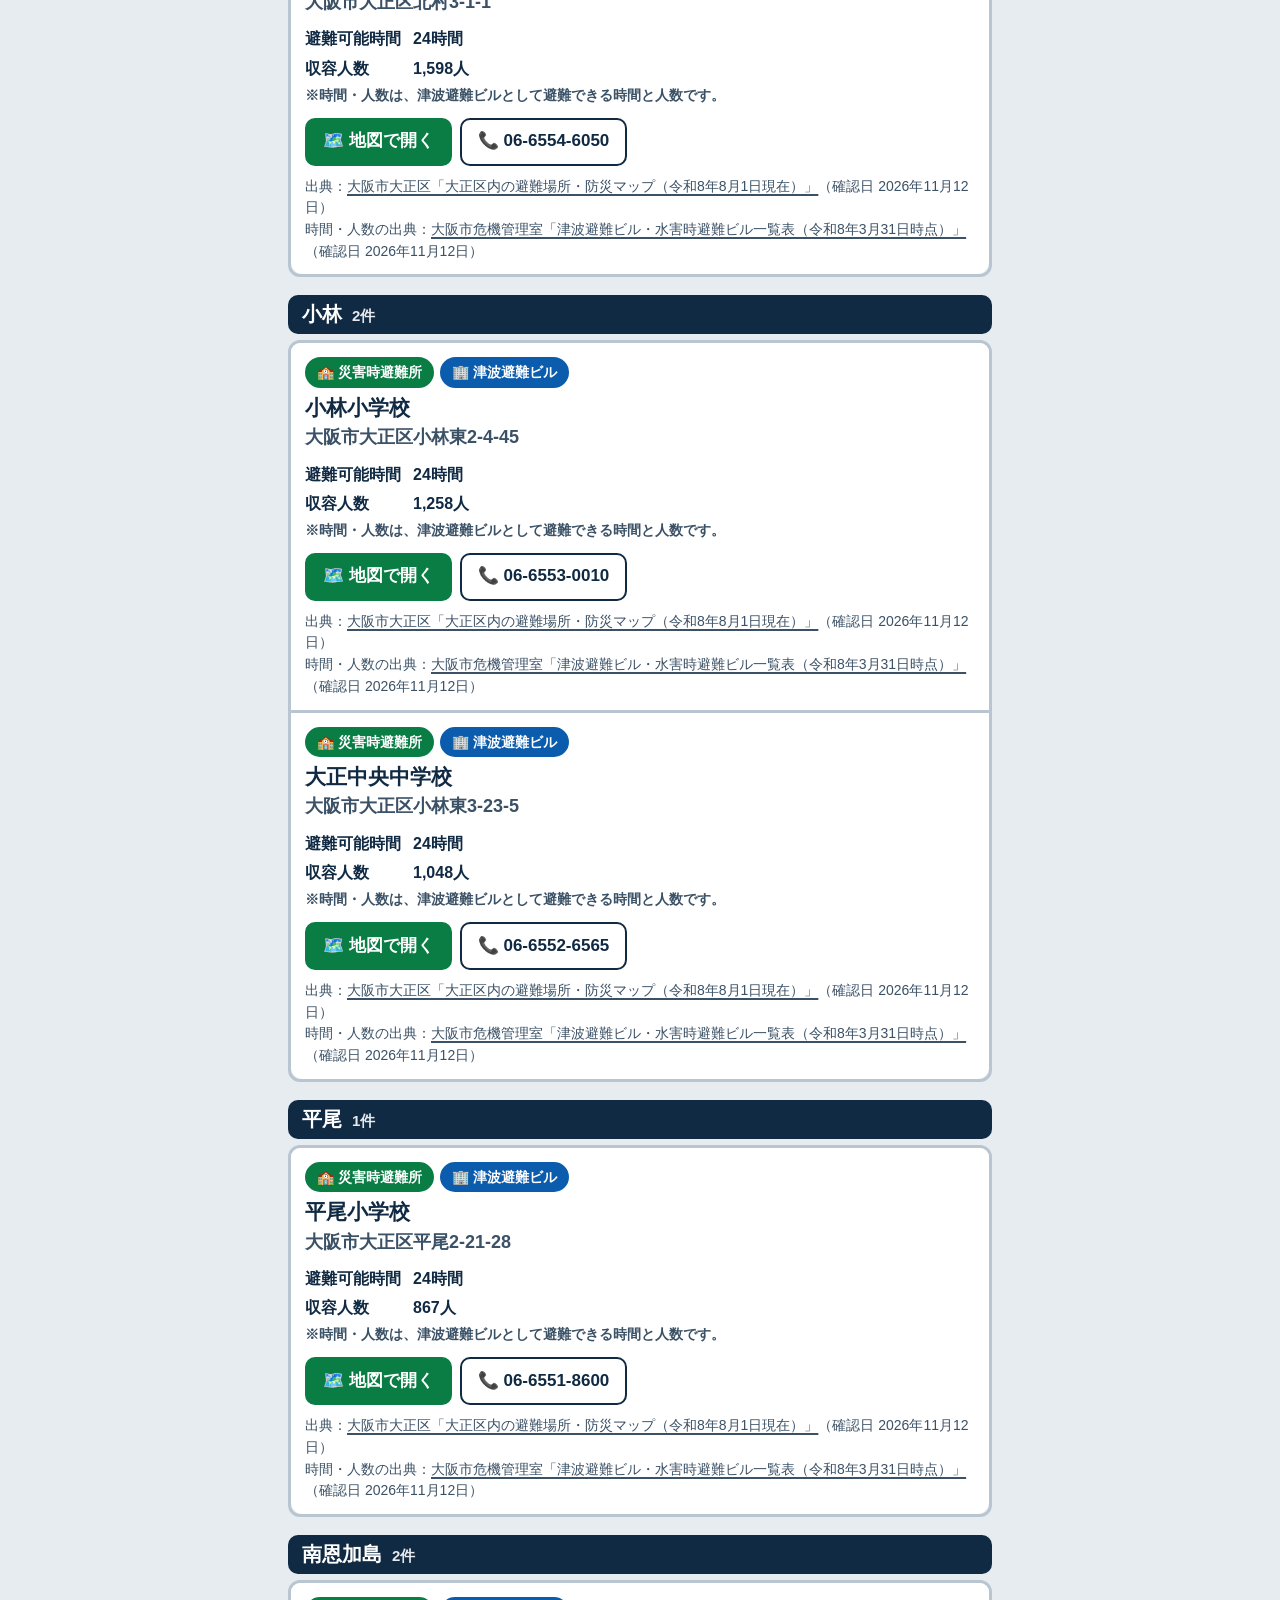
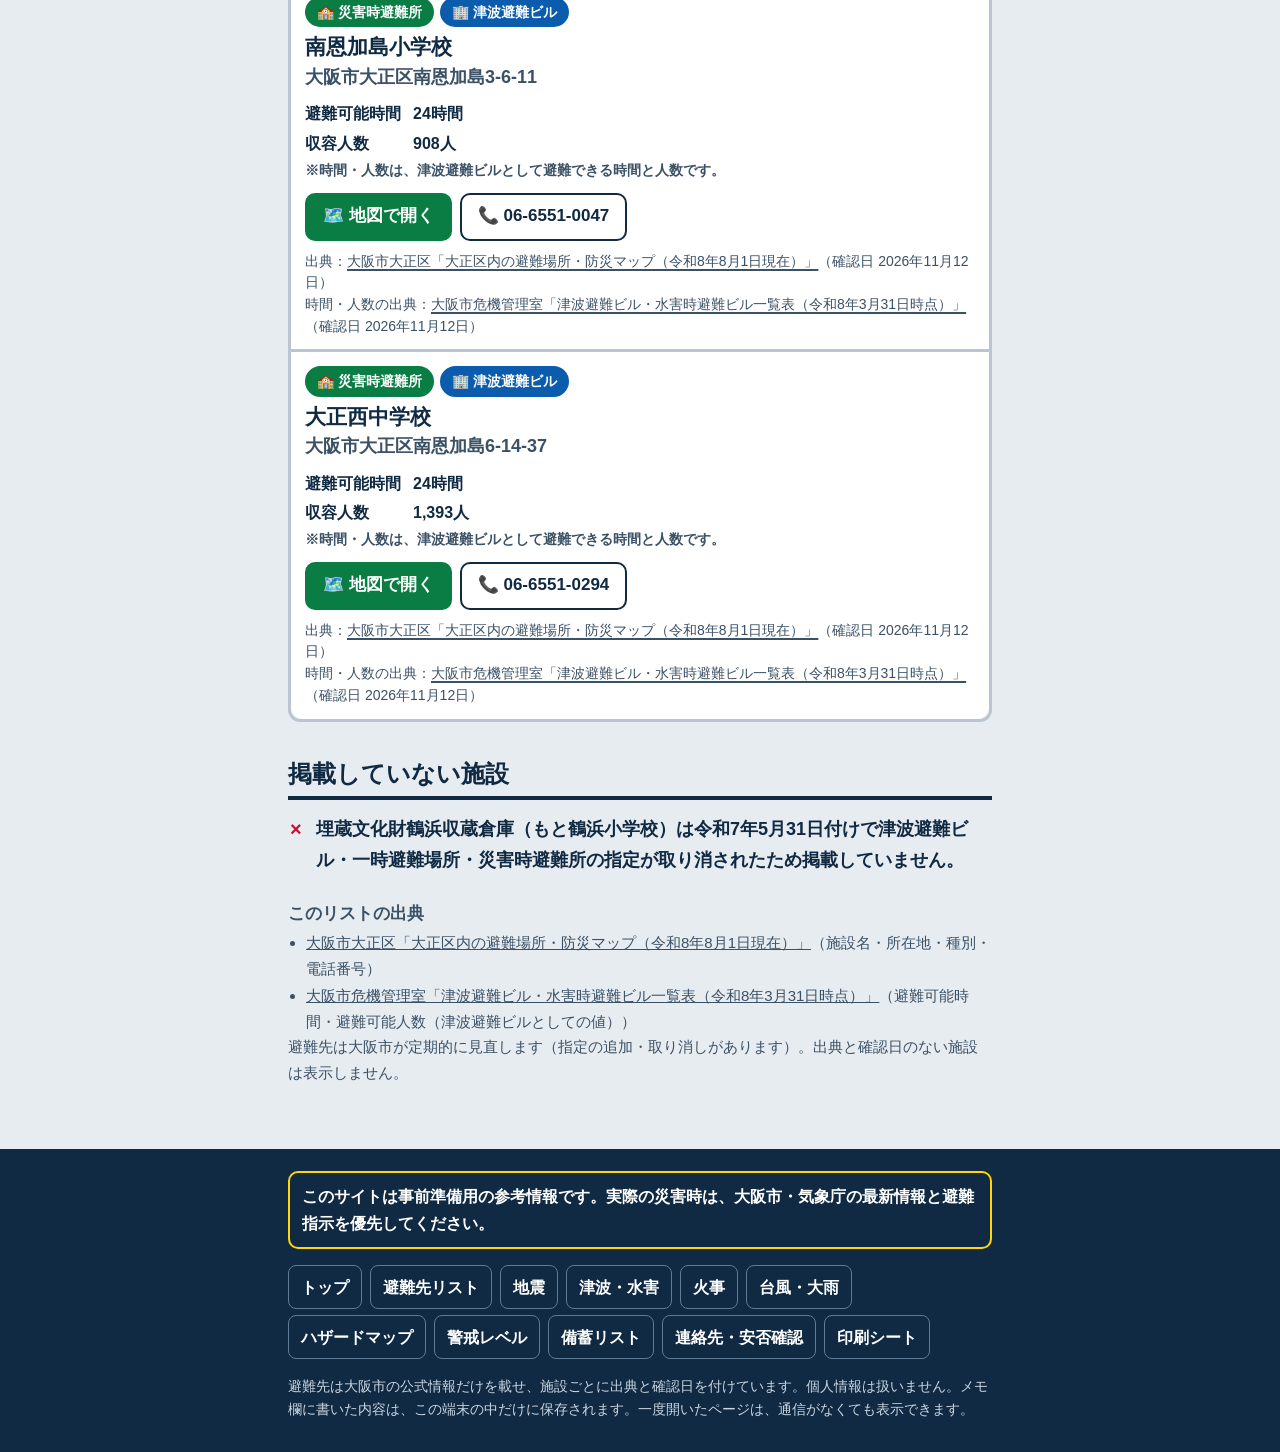
<file: shelters.html>
<!doctype html>
<html lang="ja">
<head>
<meta charset="utf-8">
<meta name="viewport" content="width=device-width, initial-scale=1, viewport-fit=cover">
<title>避難先リスト（大正区）｜防災ポケット</title>
<meta name="description" content="大阪市大正区の災害時避難所・津波避難ビル・一時避難場所・広域避難場所。鶴町を先頭に表示。施設ごとに大阪市公式の出典と確認日つき。">
<meta name="theme-color" content="#FFD60A">
<link rel="manifest" href="manifest.webmanifest">
<link rel="icon" href="icons/icon.svg" type="image/svg+xml">
<link rel="apple-touch-icon" href="icons/apple-touch-icon.png">
<link rel="stylesheet" href="assets/site.css">
<script src="assets/site.js" defer></script>
<script src="assets/shelters.js" defer></script>
</head>
<body class="shelters-page">
<div class="band" role="region" aria-label="最新の避難情報">
  <div class="band-inner">
    <span class="band-text"><span class="short">最新情報</span><span class="long">最新の避難情報はここで確認</span></span>
    <a href="https://www.osaka.dmacs.jp/" target="_blank" rel="noopener">大阪防災アプリ</a>
    <a href="https://www.osaka-bousai.net/27100/index.html" target="_blank" rel="noopener">おおさか防災ネット</a>
  </div>
</div>
<div class="offline-note">通信なしで表示中です。前に保存した情報を表示しています。</div>
<header class="site-head">
  <div class="site-head-inner">
    <a class="brand" href="./"><span class="brand-mark" aria-hidden="true">防</span><span>防災ポケット<small>大阪市大正区・鶴町</small></span></a>
    <nav class="head-links" aria-label="すぐ使うページ"><a href="shelters.html" aria-current="page">避難先</a><a href="contacts.html">連絡先</a></nav>
  </div>
</header>

<main id="main">
  <h1>避難先リスト（大正区）</h1>
  <p class="lead" id="list-basis">大阪市の公式リストをもとに掲載しています。</p>

  <div class="tabs" role="tablist" aria-label="避難先の種類" id="tabs"></div>
  <p class="type-def" id="type-def" aria-live="polite"></p>

  <div class="filters">
    <div>
      <span class="sr-only" id="area-label">町名で絞り込む</span>
      <div class="chips" id="areas" role="group" aria-labelledby="area-label"></div>
    </div>
    <div>
      <label for="q">施設名・住所で探す</label>
      <input type="search" id="q" placeholder="例：鶴町小学校、鶴町4" autocomplete="off" enterkeyhint="search">
    </div>
  </div>

  <p class="result-meta" id="result-meta" aria-live="polite"></p>
  <div id="results"><p class="empty">読み込み中…</p></div>

  <section class="section" id="excluded" hidden>
    <h2>掲載していない施設</h2>
    <ul class="dos" id="excluded-list"></ul>
  </section>

  <section class="sources" aria-labelledby="src-h">
    <h2 id="src-h">このリストの出典</h2>
    <ul id="src-list"></ul>
    <p>避難先は大阪市が定期的に見直します（指定の追加・取り消しがあります）。出典と確認日のない施設は表示しません。</p>
  </section>
</main>

<footer class="site-foot">
  <div class="site-foot-inner">
    <p class="foot-warn">このサイトは事前準備用の参考情報です。実際の災害時は、大阪市・気象庁の最新情報と避難指示を優先してください。</p>
    <nav aria-label="ページ一覧"><ul>
      <li><a href="./">トップ</a></li>
      <li><a href="shelters.html">避難先リスト</a></li>
      <li><a href="quake.html">地震</a></li>
      <li><a href="tsunami.html">津波・水害</a></li>
      <li><a href="fire.html">火事</a></li>
      <li><a href="typhoon.html">台風・大雨</a></li>
      <li><a href="hazard.html">ハザードマップ</a></li>
      <li><a href="levels.html">警戒レベル</a></li>
      <li><a href="stock.html">備蓄リスト</a></li>
      <li><a href="contacts.html">連絡先・安否確認</a></li>
      <li><a href="sheet.html">印刷シート</a></li>
    </ul></nav>
    <p class="foot-meta">避難先は大阪市の公式情報だけを載せ、施設ごとに出典と確認日を付けています。個人情報は扱いません。メモ欄に書いた内容は、この端末の中だけに保存されます。一度開いたページは、通信がなくても表示できます。</p>
  </div>
</footer>
</body>
</html>
</file>
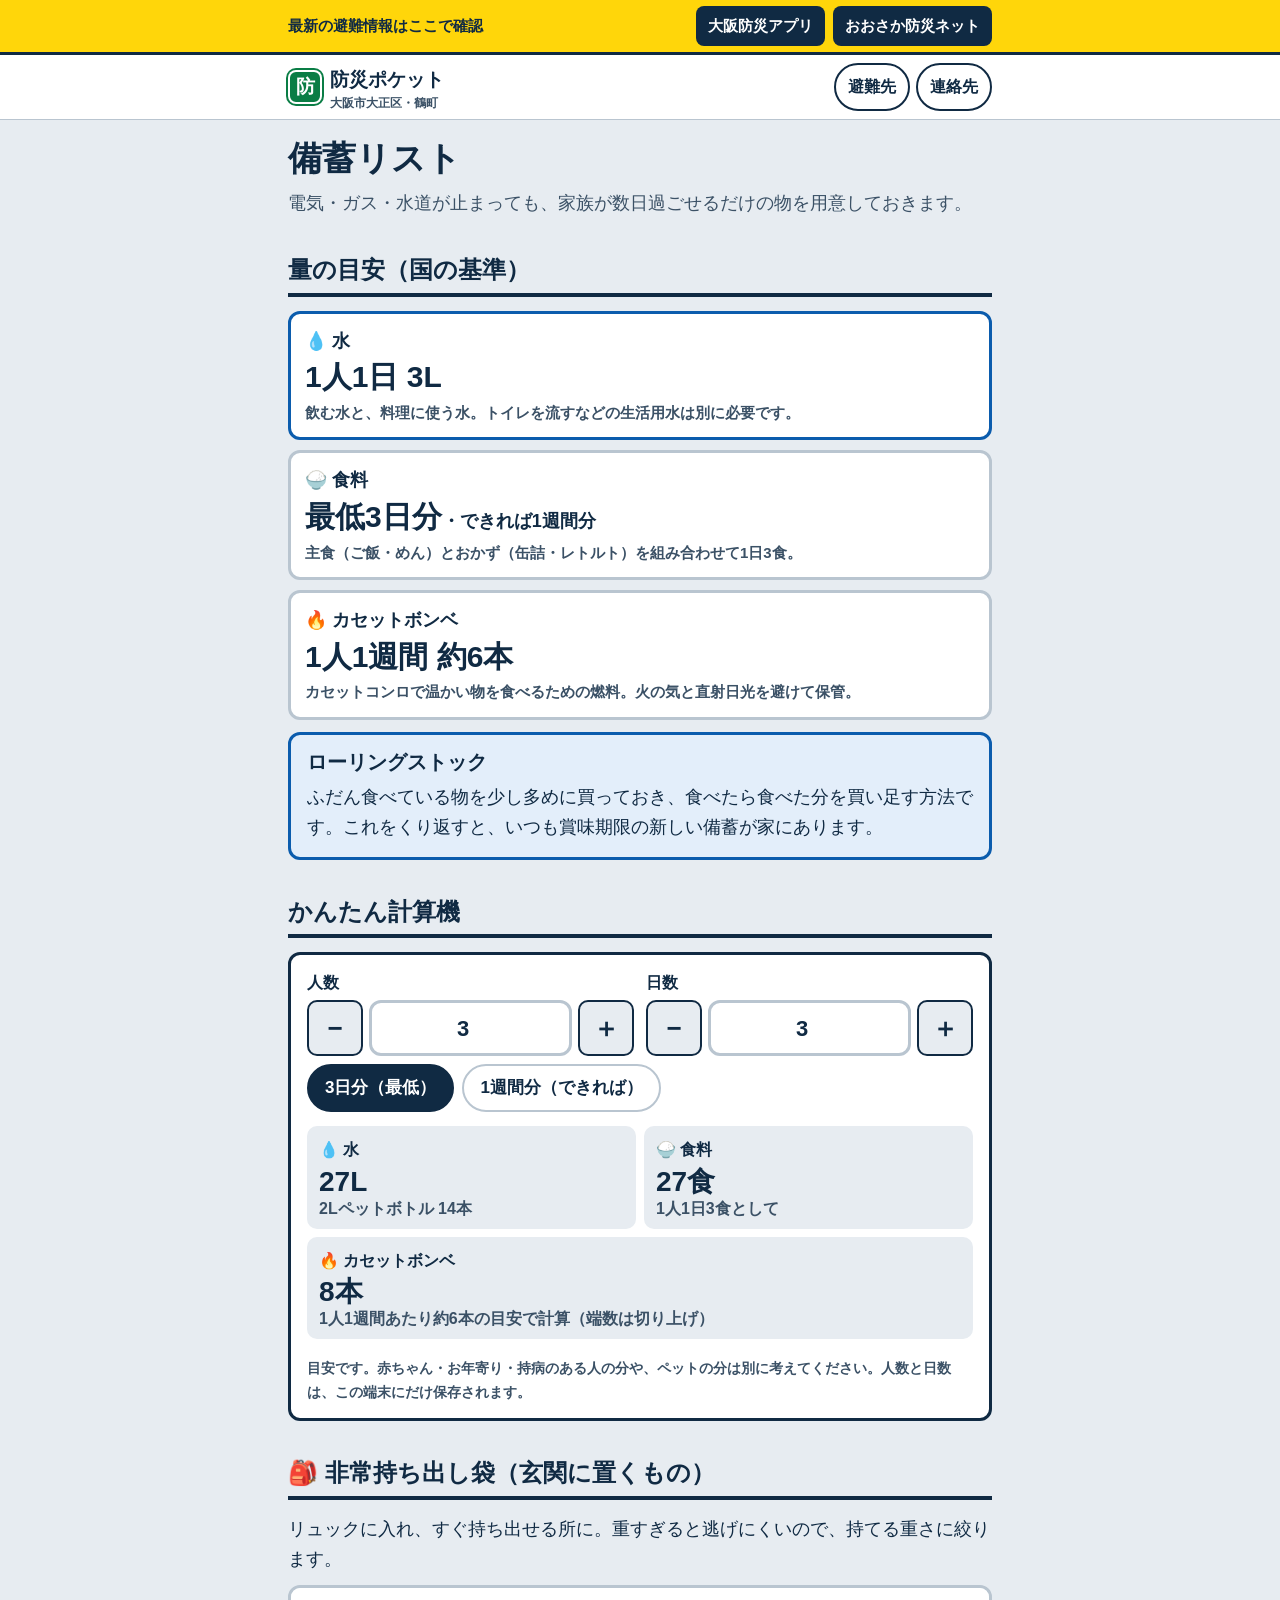
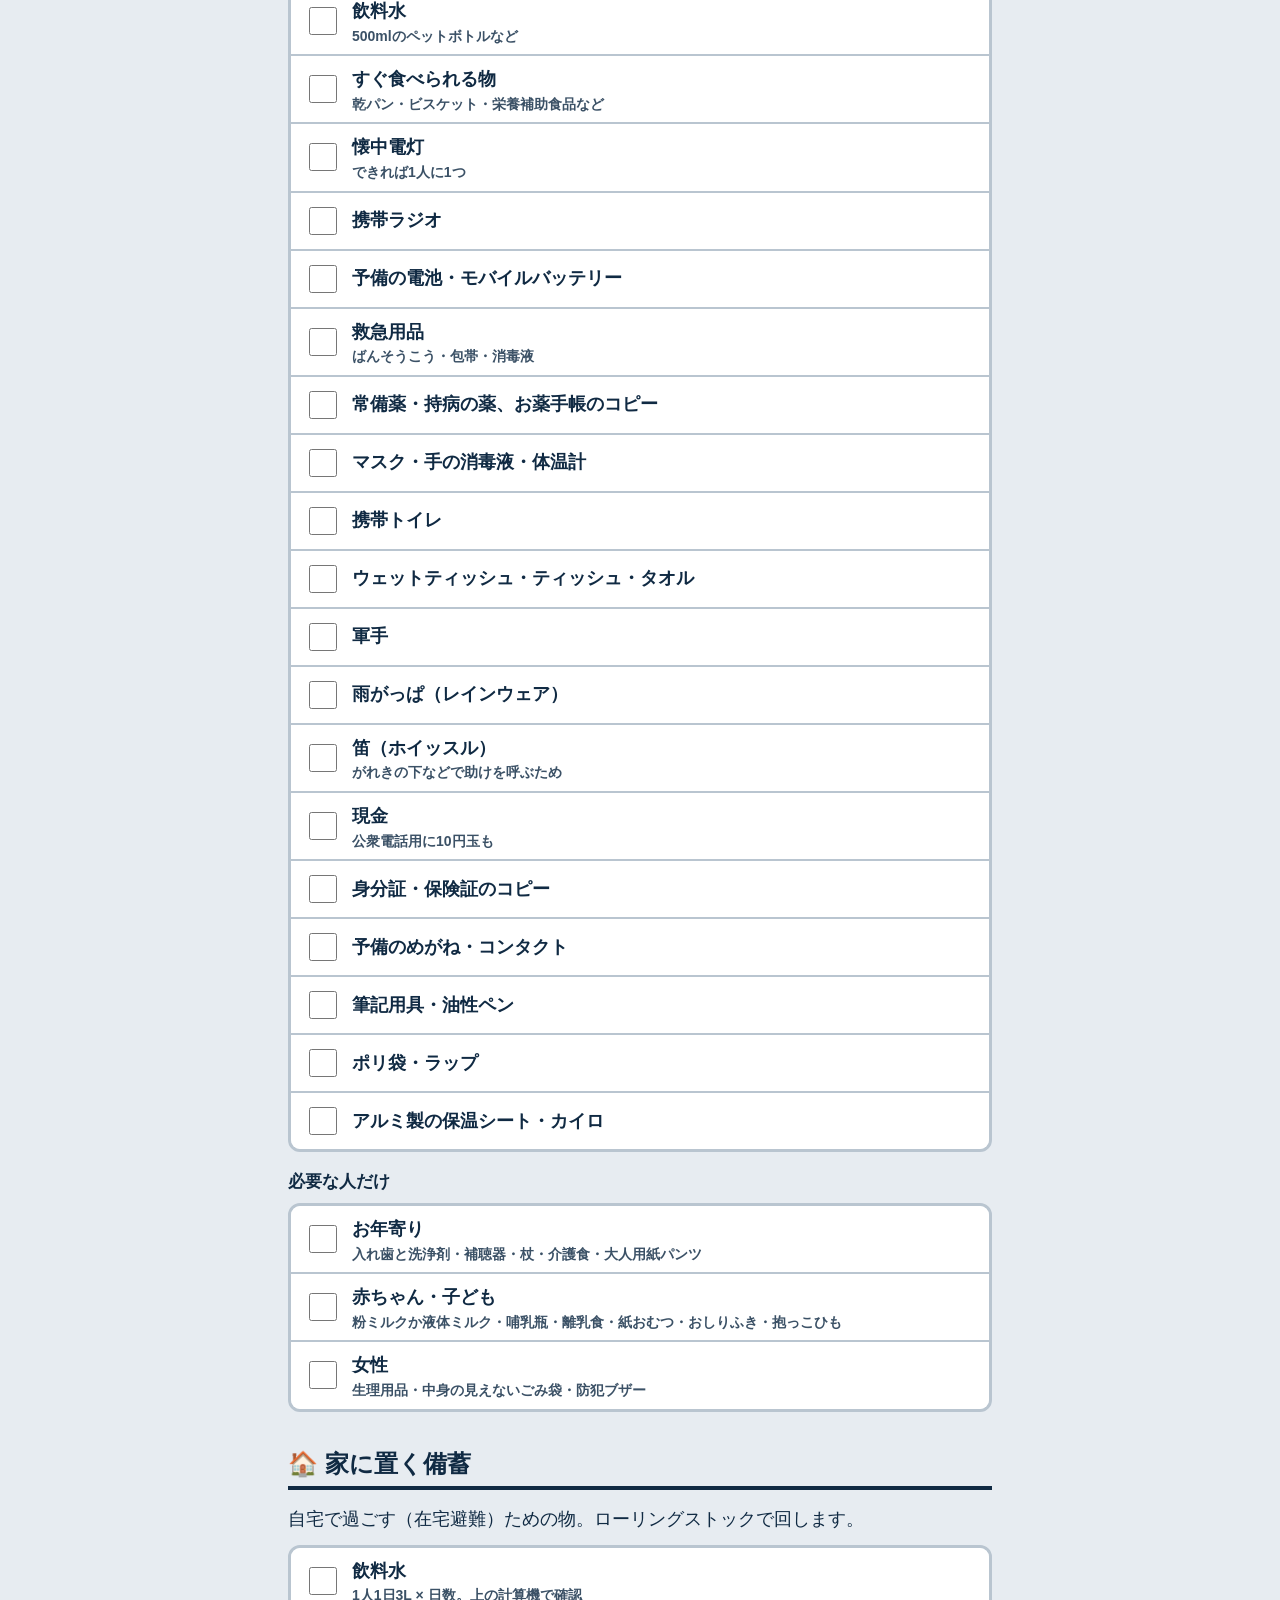
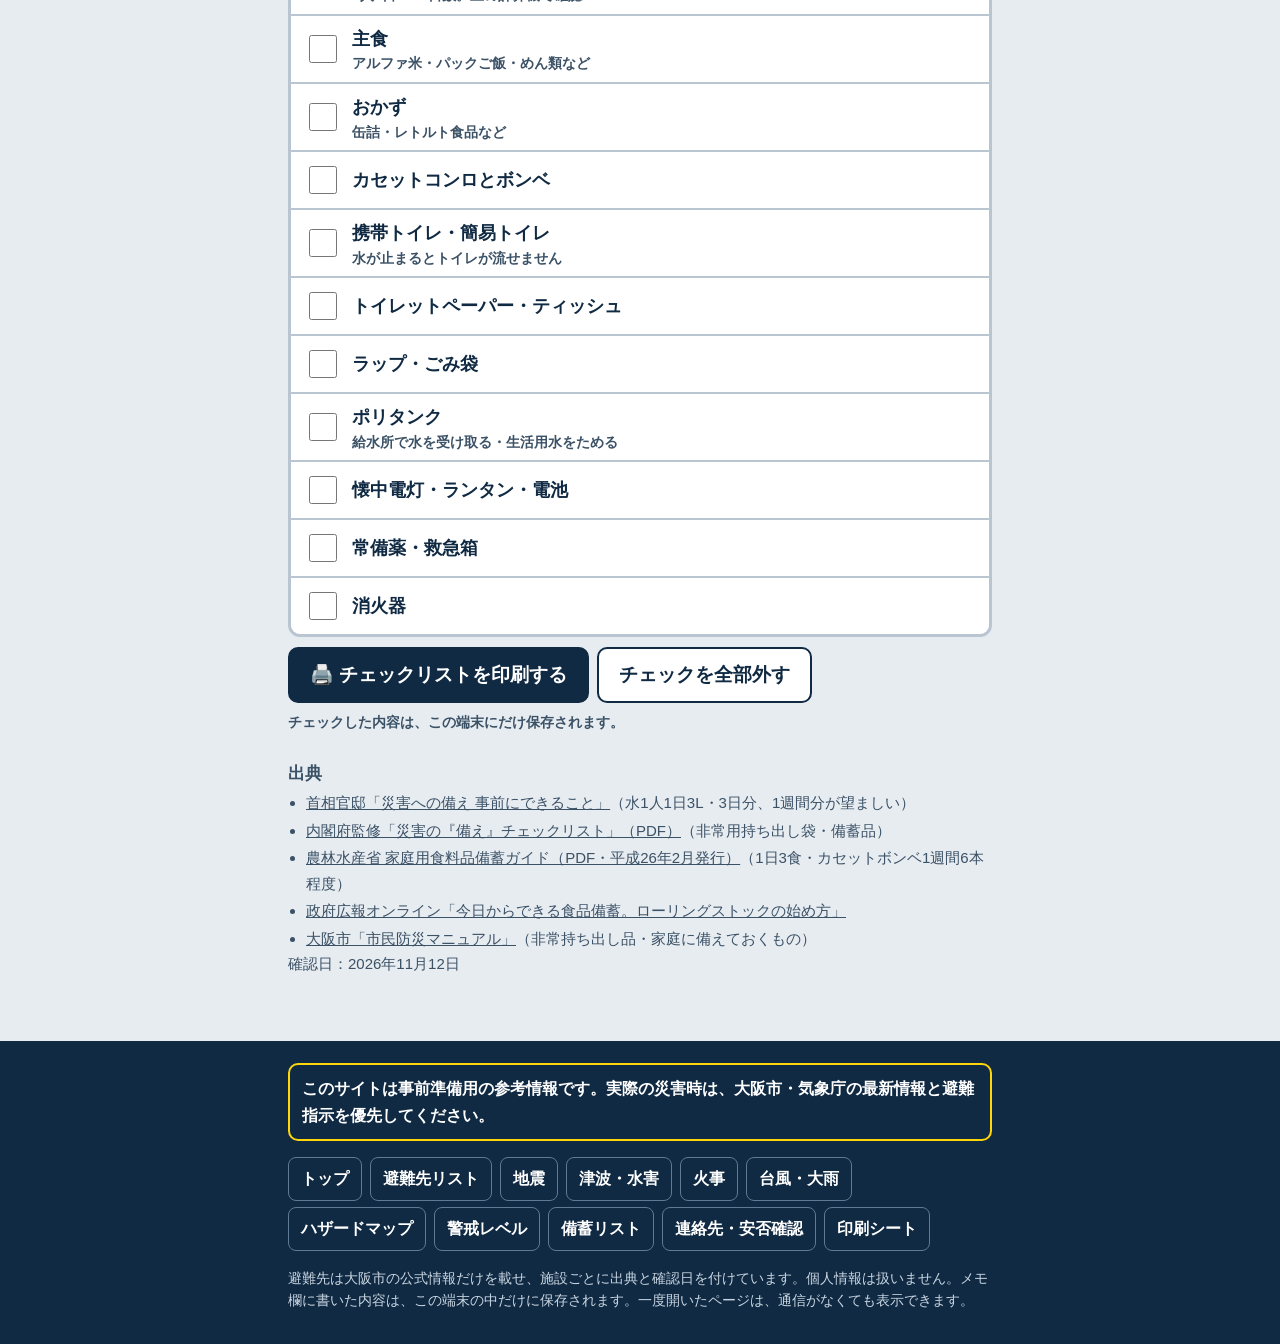
<file: stock.html>
<!doctype html>
<html lang="ja">
<head>
<meta charset="utf-8">
<meta name="viewport" content="width=device-width, initial-scale=1, viewport-fit=cover">
<title>備蓄リスト｜防災ポケット</title>
<meta name="description" content="水は1人1日3L、食料は最低3日分・できれば1週間分。人数と日数で必要な量を計算。非常持ち出し袋と家の備蓄のチェックリスト（印刷できます）。">
<meta name="theme-color" content="#FFD60A">
<link rel="manifest" href="manifest.webmanifest">
<link rel="icon" href="icons/icon.svg" type="image/svg+xml">
<link rel="apple-touch-icon" href="icons/apple-touch-icon.png">
<link rel="stylesheet" href="assets/site.css">
<script src="assets/site.js" defer></script>
<script src="assets/stock.js" defer></script>
</head>
<body class="stock-page">
<div class="band" role="region" aria-label="最新の避難情報">
  <div class="band-inner">
    <span class="band-text"><span class="short">最新情報</span><span class="long">最新の避難情報はここで確認</span></span>
    <a href="https://www.osaka.dmacs.jp/" target="_blank" rel="noopener">大阪防災アプリ</a>
    <a href="https://www.osaka-bousai.net/27100/index.html" target="_blank" rel="noopener">おおさか防災ネット</a>
  </div>
</div>
<div class="offline-note">通信なしで表示中です。前に保存した情報を表示しています。</div>
<header class="site-head">
  <div class="site-head-inner">
    <a class="brand" href="./"><span class="brand-mark" aria-hidden="true">防</span><span>防災ポケット<small>大阪市大正区・鶴町</small></span></a>
    <nav class="head-links" aria-label="すぐ使うページ"><a href="shelters.html">避難先</a><a href="contacts.html">連絡先</a></nav>
  </div>
</header>

<main id="main">
  <h1>備蓄リスト</h1>
  <p class="lead">電気・ガス・水道が止まっても、家族が数日過ごせるだけの物を用意しておきます。</p>

  <section class="section" aria-labelledby="aim">
    <h2 id="aim">量の目安（国の基準）</h2>
    <div class="facts">
      <div class="fact water">
        <p class="fact-k">💧 水</p>
        <p class="fact-v">1人1日 3L</p>
        <p class="fact-c">飲む水と、料理に使う水。トイレを流すなどの生活用水は別に必要です。</p>
      </div>
      <div class="fact">
        <p class="fact-k">🍚 食料</p>
        <p class="fact-v">最低3日分<small>・できれば1週間分</small></p>
        <p class="fact-c">主食（ご飯・めん）とおかず（缶詰・レトルト）を組み合わせて1日3食。</p>
      </div>
      <div class="fact">
        <p class="fact-k">🔥 カセットボンベ</p>
        <p class="fact-v">1人1週間 約6本</p>
        <p class="fact-c">カセットコンロで温かい物を食べるための燃料。火の気と直射日光を避けて保管。</p>
      </div>
    </div>
    <div class="callout" style="margin-top:12px">
      <h3>ローリングストック</h3>
      <p>ふだん食べている物を少し多めに買っておき、食べたら食べた分を買い足す方法です。これをくり返すと、いつも賞味期限の新しい備蓄が家にあります。</p>
    </div>
  </section>

  <section class="section" aria-labelledby="calc-h">
    <h2 id="calc-h">かんたん計算機</h2>
    <form class="calc" id="calc" onsubmit="return false">
      <div class="calc-inputs">
        <div class="field" style="margin-top:0">
          <label for="people">人数</label>
          <div class="stepper">
            <button type="button" data-step="people:-1" aria-label="人数を1減らす">−</button>
            <input type="number" id="people" inputmode="numeric" min="1" max="30" value="3">
            <button type="button" data-step="people:1" aria-label="人数を1増やす">＋</button>
          </div>
        </div>
        <div class="field" style="margin-top:0">
          <label for="days">日数</label>
          <div class="stepper">
            <button type="button" data-step="days:-1" aria-label="日数を1減らす">−</button>
            <input type="number" id="days" inputmode="numeric" min="1" max="30" value="3">
            <button type="button" data-step="days:1" aria-label="日数を1増やす">＋</button>
          </div>
        </div>
      </div>
      <div class="day-presets" role="group" aria-label="日数をえらぶ">
        <button type="button" class="chip" data-days="3">3日分（最低）</button>
        <button type="button" class="chip" data-days="7">1週間分（できれば）</button>
      </div>
      <dl class="calc-out" aria-live="polite">
        <div><dt>💧 水</dt><dd><span id="out-water">27</span>L<small id="out-bottles">2Lペットボトル 14本</small></dd></div>
        <div><dt>🍚 食料</dt><dd><span id="out-meals">27</span>食<small>1人1日3食として</small></dd></div>
        <div class="wide"><dt>🔥 カセットボンベ</dt><dd><span id="out-gas">3</span>本<small>1人1週間あたり約6本の目安で計算（端数は切り上げ）</small></dd></div>
      </dl>
      <p class="fac-qual" style="margin-top:8px">目安です。赤ちゃん・お年寄り・持病のある人の分や、ペットの分は別に考えてください。人数と日数は、この端末にだけ保存されます。</p>
    </form>
  </section>

  <section class="section" aria-labelledby="bag-h">
    <h2 id="bag-h">🎒 非常持ち出し袋（玄関に置くもの）</h2>
    <p>リュックに入れ、すぐ持ち出せる所に。重すぎると逃げにくいので、持てる重さに絞ります。</p>
    <ul class="checklist" data-list="bag" style="margin-top:10px">
      <li><label><input type="checkbox" data-id="bag-water"><span>飲料水<small>500mlのペットボトルなど</small></span></label></li>
      <li><label><input type="checkbox" data-id="bag-food"><span>すぐ食べられる物<small>乾パン・ビスケット・栄養補助食品など</small></span></label></li>
      <li><label><input type="checkbox" data-id="bag-light"><span>懐中電灯<small>できれば1人に1つ</small></span></label></li>
      <li><label><input type="checkbox" data-id="bag-radio"><span>携帯ラジオ</span></label></li>
      <li><label><input type="checkbox" data-id="bag-battery"><span>予備の電池・モバイルバッテリー</span></label></li>
      <li><label><input type="checkbox" data-id="bag-firstaid"><span>救急用品<small>ばんそうこう・包帯・消毒液</small></span></label></li>
      <li><label><input type="checkbox" data-id="bag-medicine"><span>常備薬・持病の薬、お薬手帳のコピー</span></label></li>
      <li><label><input type="checkbox" data-id="bag-mask"><span>マスク・手の消毒液・体温計</span></label></li>
      <li><label><input type="checkbox" data-id="bag-toilet"><span>携帯トイレ</span></label></li>
      <li><label><input type="checkbox" data-id="bag-tissue"><span>ウェットティッシュ・ティッシュ・タオル</span></label></li>
      <li><label><input type="checkbox" data-id="bag-gloves"><span>軍手</span></label></li>
      <li><label><input type="checkbox" data-id="bag-rain"><span>雨がっぱ（レインウェア）</span></label></li>
      <li><label><input type="checkbox" data-id="bag-whistle"><span>笛（ホイッスル）<small>がれきの下などで助けを呼ぶため</small></span></label></li>
      <li><label><input type="checkbox" data-id="bag-cash"><span>現金<small>公衆電話用に10円玉も</small></span></label></li>
      <li><label><input type="checkbox" data-id="bag-id"><span>身分証・保険証のコピー</span></label></li>
      <li><label><input type="checkbox" data-id="bag-glasses"><span>予備のめがね・コンタクト</span></label></li>
      <li><label><input type="checkbox" data-id="bag-pen"><span>筆記用具・油性ペン</span></label></li>
      <li><label><input type="checkbox" data-id="bag-bags"><span>ポリ袋・ラップ</span></label></li>
      <li><label><input type="checkbox" data-id="bag-blanket"><span>アルミ製の保温シート・カイロ</span></label></li>
    </ul>
    <p class="group-label">必要な人だけ</p>
    <ul class="checklist" data-list="bag-extra">
      <li><label><input type="checkbox" data-id="ex-elder"><span>お年寄り<small>入れ歯と洗浄剤・補聴器・杖・介護食・大人用紙パンツ</small></span></label></li>
      <li><label><input type="checkbox" data-id="ex-baby"><span>赤ちゃん・子ども<small>粉ミルクか液体ミルク・哺乳瓶・離乳食・紙おむつ・おしりふき・抱っこひも</small></span></label></li>
      <li><label><input type="checkbox" data-id="ex-women"><span>女性<small>生理用品・中身の見えないごみ袋・防犯ブザー</small></span></label></li>
    </ul>
  </section>

  <section class="section" aria-labelledby="home-h">
    <h2 id="home-h">🏠 家に置く備蓄</h2>
    <p>自宅で過ごす（在宅避難）ための物。ローリングストックで回します。</p>
    <ul class="checklist" data-list="home" style="margin-top:10px">
      <li><label><input type="checkbox" data-id="home-water"><span>飲料水<small>1人1日3L × 日数。上の計算機で確認</small></span></label></li>
      <li><label><input type="checkbox" data-id="home-staple"><span>主食<small>アルファ米・パックご飯・めん類など</small></span></label></li>
      <li><label><input type="checkbox" data-id="home-side"><span>おかず<small>缶詰・レトルト食品など</small></span></label></li>
      <li><label><input type="checkbox" data-id="home-stove"><span>カセットコンロとボンベ</span></label></li>
      <li><label><input type="checkbox" data-id="home-toilet"><span>携帯トイレ・簡易トイレ<small>水が止まるとトイレが流せません</small></span></label></li>
      <li><label><input type="checkbox" data-id="home-paper"><span>トイレットペーパー・ティッシュ</span></label></li>
      <li><label><input type="checkbox" data-id="home-wrap"><span>ラップ・ごみ袋</span></label></li>
      <li><label><input type="checkbox" data-id="home-tank"><span>ポリタンク<small>給水所で水を受け取る・生活用水をためる</small></span></label></li>
      <li><label><input type="checkbox" data-id="home-lantern"><span>懐中電灯・ランタン・電池</span></label></li>
      <li><label><input type="checkbox" data-id="home-medicine"><span>常備薬・救急箱</span></label></li>
      <li><label><input type="checkbox" data-id="home-extinguisher"><span>消火器</span></label></li>
    </ul>
    <div class="list-tools">
      <button type="button" class="btn dark big" data-print>🖨️ チェックリストを印刷する</button>
      <button type="button" class="btn big" id="clear-checks">チェックを全部外す</button>
    </div>
    <p class="fac-qual" style="margin-top:8px">チェックした内容は、この端末にだけ保存されます。</p>
  </section>

  <section class="sources" aria-labelledby="src">
    <h2 id="src">出典</h2>
    <ul>
      <li><a class="print-url" href="https://www.kantei.go.jp/jp/headline/bousai/sonae.html" target="_blank" rel="noopener">首相官邸「災害への備え 事前にできること」</a>（水1人1日3L・3日分、1週間分が望ましい）</li>
      <li><a class="print-url" href="https://www.kantei.go.jp/jp/content/000182715.pdf" target="_blank" rel="noopener">内閣府監修「災害の『備え』チェックリスト」（PDF）</a>（非常用持ち出し袋・備蓄品）</li>
      <li><a class="print-url" href="https://www.maff.go.jp/j/zyukyu/anpo/pdf/gaido_160511_1.pdf" target="_blank" rel="noopener">農林水産省 家庭用食料品備蓄ガイド（PDF・平成26年2月発行）</a>（1日3食・カセットボンベ1週間6本程度）</li>
      <li><a class="print-url" href="https://www.gov-online.go.jp/article/202103/entry-10236.html" target="_blank" rel="noopener">政府広報オンライン「今日からできる食品備蓄。ローリングストックの始め方」</a></li>
      <li><a class="print-url" href="https://www.city.osaka.lg.jp/kikikanrishitsu/page/0000011873.html" target="_blank" rel="noopener">大阪市「市民防災マニュアル」</a>（非常持ち出し品・家庭に備えておくもの）</li>
    </ul>
    <p>確認日：2026年11月12日</p>
  </section>
</main>

<footer class="site-foot">
  <div class="site-foot-inner">
    <p class="foot-warn">このサイトは事前準備用の参考情報です。実際の災害時は、大阪市・気象庁の最新情報と避難指示を優先してください。</p>
    <nav aria-label="ページ一覧"><ul>
      <li><a href="./">トップ</a></li>
      <li><a href="shelters.html">避難先リスト</a></li>
      <li><a href="quake.html">地震</a></li>
      <li><a href="tsunami.html">津波・水害</a></li>
      <li><a href="fire.html">火事</a></li>
      <li><a href="typhoon.html">台風・大雨</a></li>
      <li><a href="hazard.html">ハザードマップ</a></li>
      <li><a href="levels.html">警戒レベル</a></li>
      <li><a href="stock.html" aria-current="page">備蓄リスト</a></li>
      <li><a href="contacts.html">連絡先・安否確認</a></li>
      <li><a href="sheet.html">印刷シート</a></li>
    </ul></nav>
    <p class="foot-meta">避難先は大阪市の公式情報だけを載せ、施設ごとに出典と確認日を付けています。個人情報は扱いません。メモ欄に書いた内容は、この端末の中だけに保存されます。一度開いたページは、通信がなくても表示できます。</p>
  </div>
</footer>
</body>
</html>
</file>
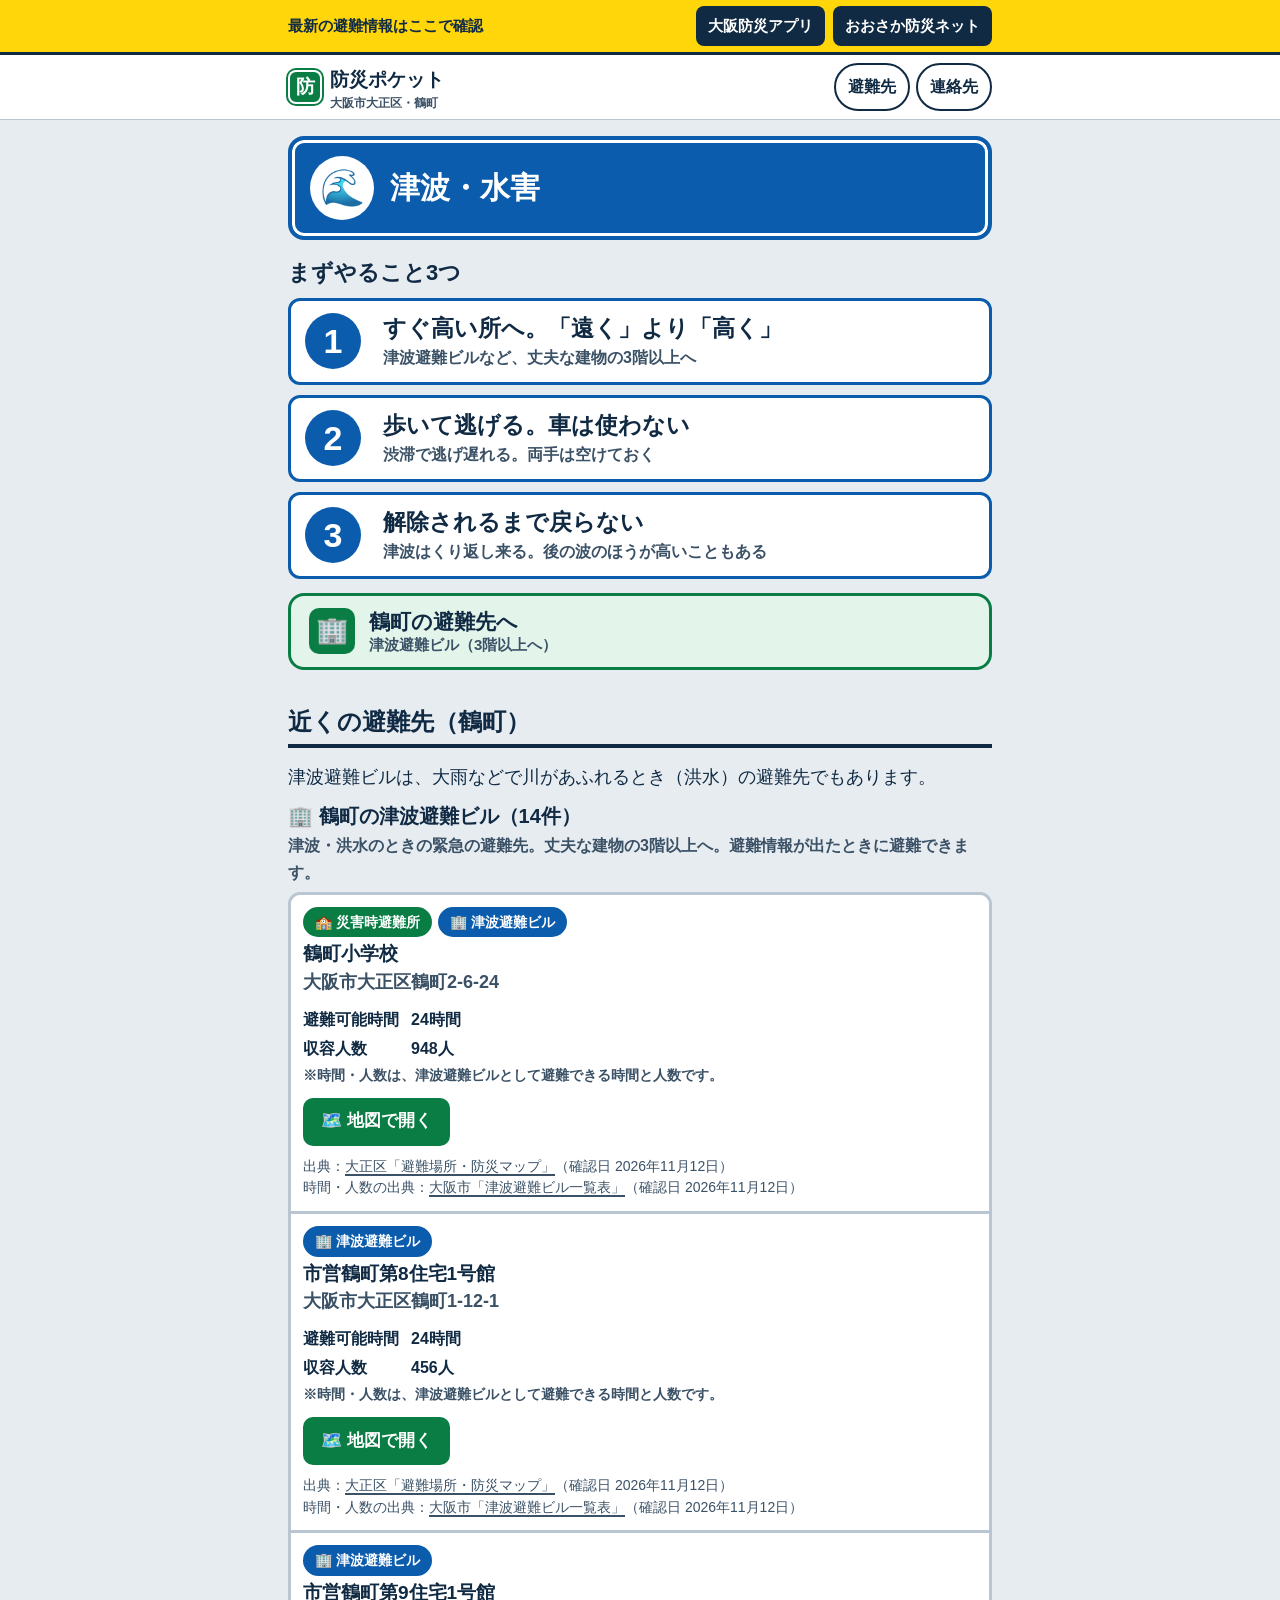
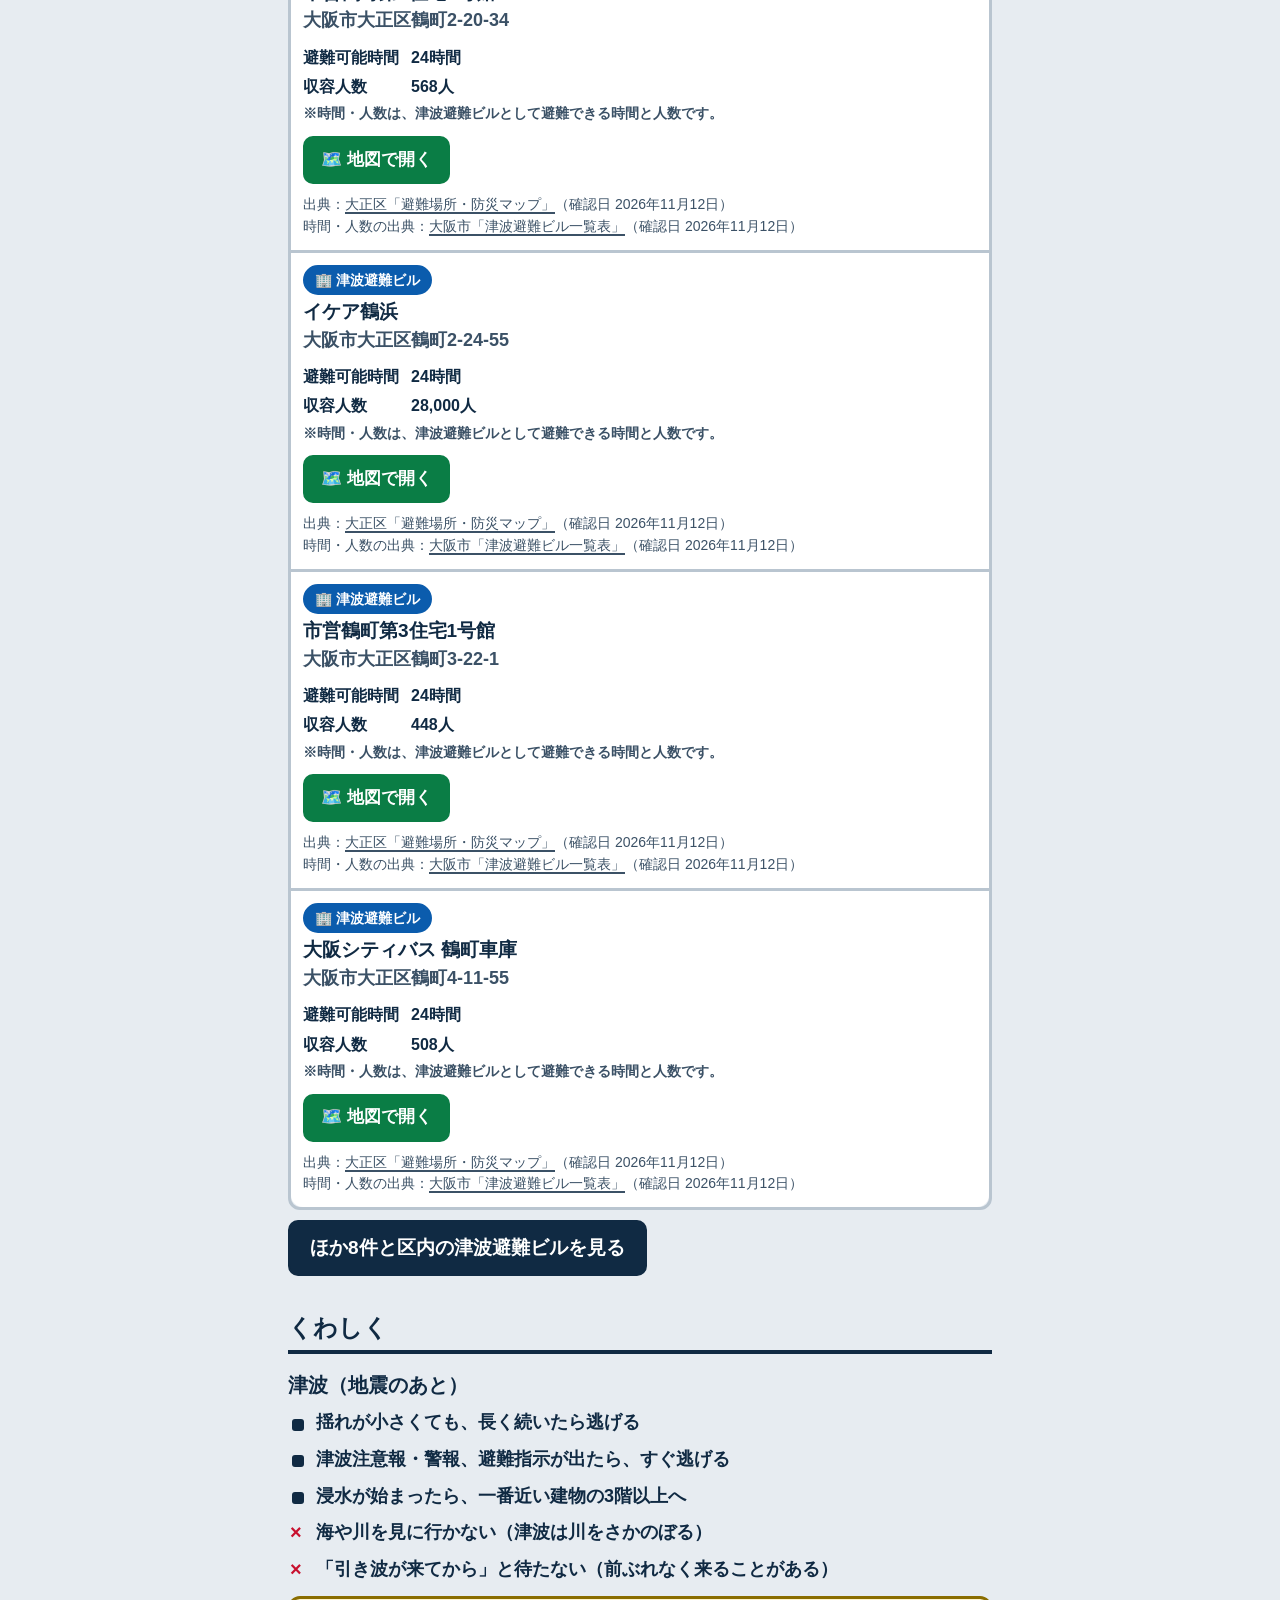
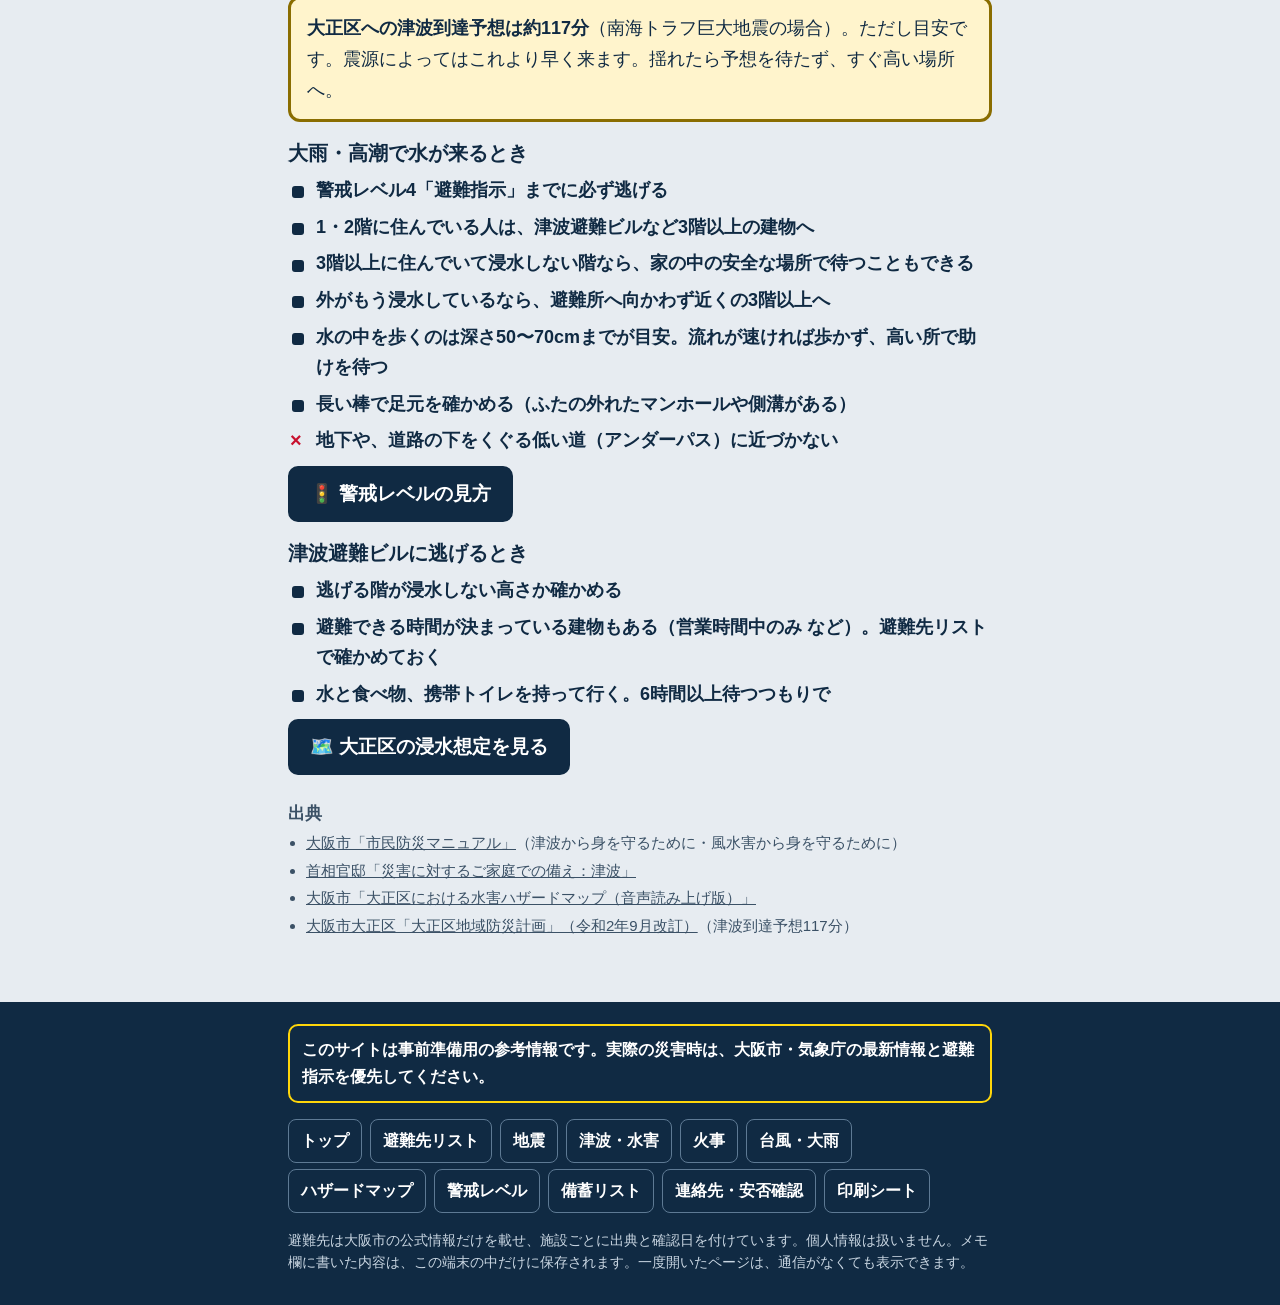
<file: tsunami.html>
<!doctype html>
<html lang="ja">
<head>
<meta charset="utf-8">
<meta name="viewport" content="width=device-width, initial-scale=1, viewport-fit=cover">
<title>津波・水害｜防災ポケット</title>
<meta name="description" content="津波・高潮・大雨で水が来るときにまずやること3つ。遠くより高く、3階以上へ。鶴町の津波避難ビル。">
<meta name="theme-color" content="#FFD60A">
<link rel="manifest" href="manifest.webmanifest">
<link rel="icon" href="icons/icon.svg" type="image/svg+xml">
<link rel="apple-touch-icon" href="icons/apple-touch-icon.png">
<link rel="stylesheet" href="assets/site.css">
<script src="assets/site.js" defer></script>
</head>
<body class="water-page">
<div class="band" role="region" aria-label="最新の避難情報">
  <div class="band-inner">
    <span class="band-text"><span class="short">最新情報</span><span class="long">最新の避難情報はここで確認</span></span>
    <a href="https://www.osaka.dmacs.jp/" target="_blank" rel="noopener">大阪防災アプリ</a>
    <a href="https://www.osaka-bousai.net/27100/index.html" target="_blank" rel="noopener">おおさか防災ネット</a>
  </div>
</div>
<div class="offline-note">通信なしで表示中です。前に保存した情報を表示しています。</div>
<header class="site-head">
  <div class="site-head-inner">
    <a class="brand" href="./"><span class="brand-mark" aria-hidden="true">防</span><span>防災ポケット<small>大阪市大正区・鶴町</small></span></a>
    <nav class="head-links" aria-label="すぐ使うページ"><a href="shelters.html">避難先</a><a href="contacts.html">連絡先</a></nav>
  </div>
</header>

<main id="main">
  <div class="act-head water">
    <span class="plate-icon" aria-hidden="true">🌊</span>
    <h1>津波・水害</h1>
  </div>

  <section class="first3" aria-labelledby="f3">
    <h2 id="f3">まずやること3つ</h2>
    <ol class="steps">
      <li><span><span class="do">すぐ高い所へ。「遠く」より「高く」</span><span class="why">津波避難ビルなど、丈夫な建物の3階以上へ</span></span></li>
      <li><span><span class="do">歩いて逃げる。車は使わない</span><span class="why">渋滞で逃げ遅れる。両手は空けておく</span></span></li>
      <li><span><span class="do">解除されるまで戻らない</span><span class="why">津波はくり返し来る。後の波のほうが高いこともある</span></span></li>
    </ol>
    <a class="go-shelter" href="#near">
      <span class="go-icon" aria-hidden="true">🏢</span>
      <span><span data-priority-area>鶴町</span>の避難先へ<small>津波避難ビル（3階以上へ）</small></span>
    </a>
  </section>

  <section class="section" aria-labelledby="near">
    <h2 id="near">近くの避難先（<span data-priority-area>鶴町</span>）</h2>
    <p>津波避難ビルは、大雨などで川があふれるとき（洪水）の避難先でもあります。</p>
    <div class="nearby" data-nearby="tsunami" data-limit="6" style="margin-top:10px"><p class="empty">読み込み中…</p></div>
  </section>

  <section class="section" aria-labelledby="detail">
    <h2 id="detail">くわしく</h2>
    <div class="sub">
      <h3>津波（地震のあと）</h3>
      <ul class="dos">
        <li>揺れが小さくても、長く続いたら逃げる</li>
        <li>津波注意報・警報、避難指示が出たら、すぐ逃げる</li>
        <li>浸水が始まったら、一番近い建物の3階以上へ</li>
        <li class="dont">海や川を見に行かない（津波は川をさかのぼる）</li>
        <li class="dont">「引き波が来てから」と待たない（前ぶれなく来ることがある）</li>
      </ul>
      <p class="callout warn" style="margin-top:12px"><b>大正区への津波到達予想は約117分</b>（南海トラフ巨大地震の場合）。ただし目安です。震源によってはこれより早く来ます。揺れたら予想を待たず、すぐ高い場所へ。</p>
    </div>
    <div class="sub">
      <h3>大雨・高潮で水が来るとき</h3>
      <ul class="dos">
        <li>警戒レベル4「避難指示」までに必ず逃げる</li>
        <li>1・2階に住んでいる人は、津波避難ビルなど3階以上の建物へ</li>
        <li>3階以上に住んでいて浸水しない階なら、家の中の安全な場所で待つこともできる</li>
        <li>外がもう浸水しているなら、避難所へ向かわず近くの3階以上へ</li>
        <li>水の中を歩くのは深さ50〜70cmまでが目安。流れが速ければ歩かず、高い所で助けを待つ</li>
        <li>長い棒で足元を確かめる（ふたの外れたマンホールや側溝がある）</li>
        <li class="dont">地下や、道路の下をくぐる低い道（アンダーパス）に近づかない</li>
      </ul>
      <p class="more-link"><a class="btn dark big" href="levels.html">🚦 警戒レベルの見方</a></p>
    </div>
    <div class="sub">
      <h3>津波避難ビルに逃げるとき</h3>
      <ul class="dos">
        <li>逃げる階が浸水しない高さか確かめる</li>
        <li>避難できる時間が決まっている建物もある（営業時間中のみ など）。避難先リストで確かめておく</li>
        <li>水と食べ物、携帯トイレを持って行く。6時間以上待つつもりで</li>
      </ul>
      <p class="more-link"><a class="btn dark big" href="hazard.html">🗺️ 大正区の浸水想定を見る</a></p>
    </div>
  </section>

  <section class="sources" aria-labelledby="src">
    <h2 id="src">出典</h2>
    <ul>
      <li><a class="print-url" href="https://www.city.osaka.lg.jp/kikikanrishitsu/page/0000011873.html" target="_blank" rel="noopener">大阪市「市民防災マニュアル」</a>（津波から身を守るために・風水害から身を守るために）</li>
      <li><a class="print-url" href="https://www.kantei.go.jp/jp/headline/bousai/tsunami.html" target="_blank" rel="noopener">首相官邸「災害に対するご家庭での備え：津波」</a></li>
      <li><a class="print-url" href="https://www.city.osaka.lg.jp/kikikanrishitsu/page/0000675487.html" target="_blank" rel="noopener">大阪市「大正区における水害ハザードマップ（音声読み上げ版）」</a></li>
      <li><a class="print-url" href="https://www.city.osaka.lg.jp/taisho/page/0000436683.html" target="_blank" rel="noopener">大阪市大正区「大正区地域防災計画」（令和2年9月改訂）</a>（津波到達予想117分）</li>
    </ul>
  </section>
</main>

<footer class="site-foot">
  <div class="site-foot-inner">
    <p class="foot-warn">このサイトは事前準備用の参考情報です。実際の災害時は、大阪市・気象庁の最新情報と避難指示を優先してください。</p>
    <nav aria-label="ページ一覧"><ul>
      <li><a href="./">トップ</a></li>
      <li><a href="shelters.html">避難先リスト</a></li>
      <li><a href="quake.html">地震</a></li>
      <li><a href="tsunami.html" aria-current="page">津波・水害</a></li>
      <li><a href="fire.html">火事</a></li>
      <li><a href="typhoon.html">台風・大雨</a></li>
      <li><a href="hazard.html">ハザードマップ</a></li>
      <li><a href="levels.html">警戒レベル</a></li>
      <li><a href="stock.html">備蓄リスト</a></li>
      <li><a href="contacts.html">連絡先・安否確認</a></li>
      <li><a href="sheet.html">印刷シート</a></li>
    </ul></nav>
    <p class="foot-meta">避難先は大阪市の公式情報だけを載せ、施設ごとに出典と確認日を付けています。個人情報は扱いません。メモ欄に書いた内容は、この端末の中だけに保存されます。一度開いたページは、通信がなくても表示できます。</p>
  </div>
</footer>
</body>
</html>
</file>
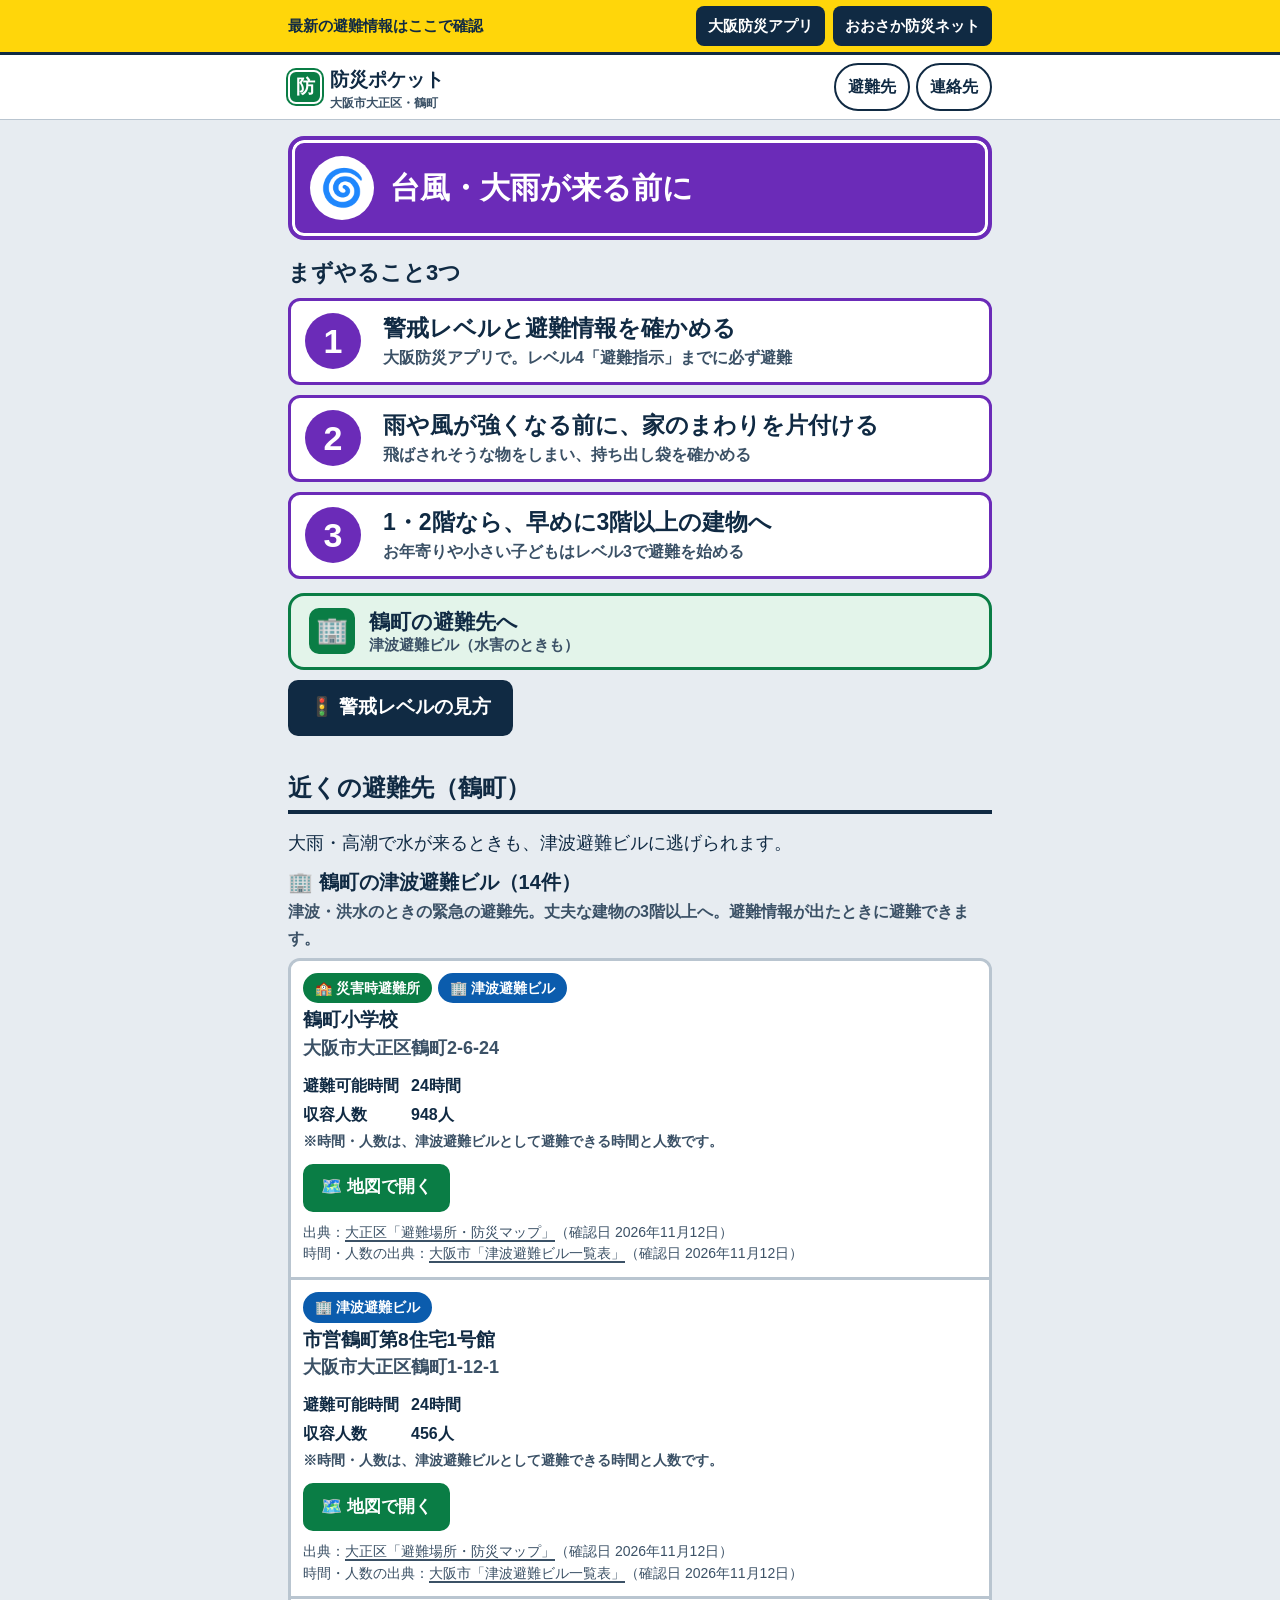
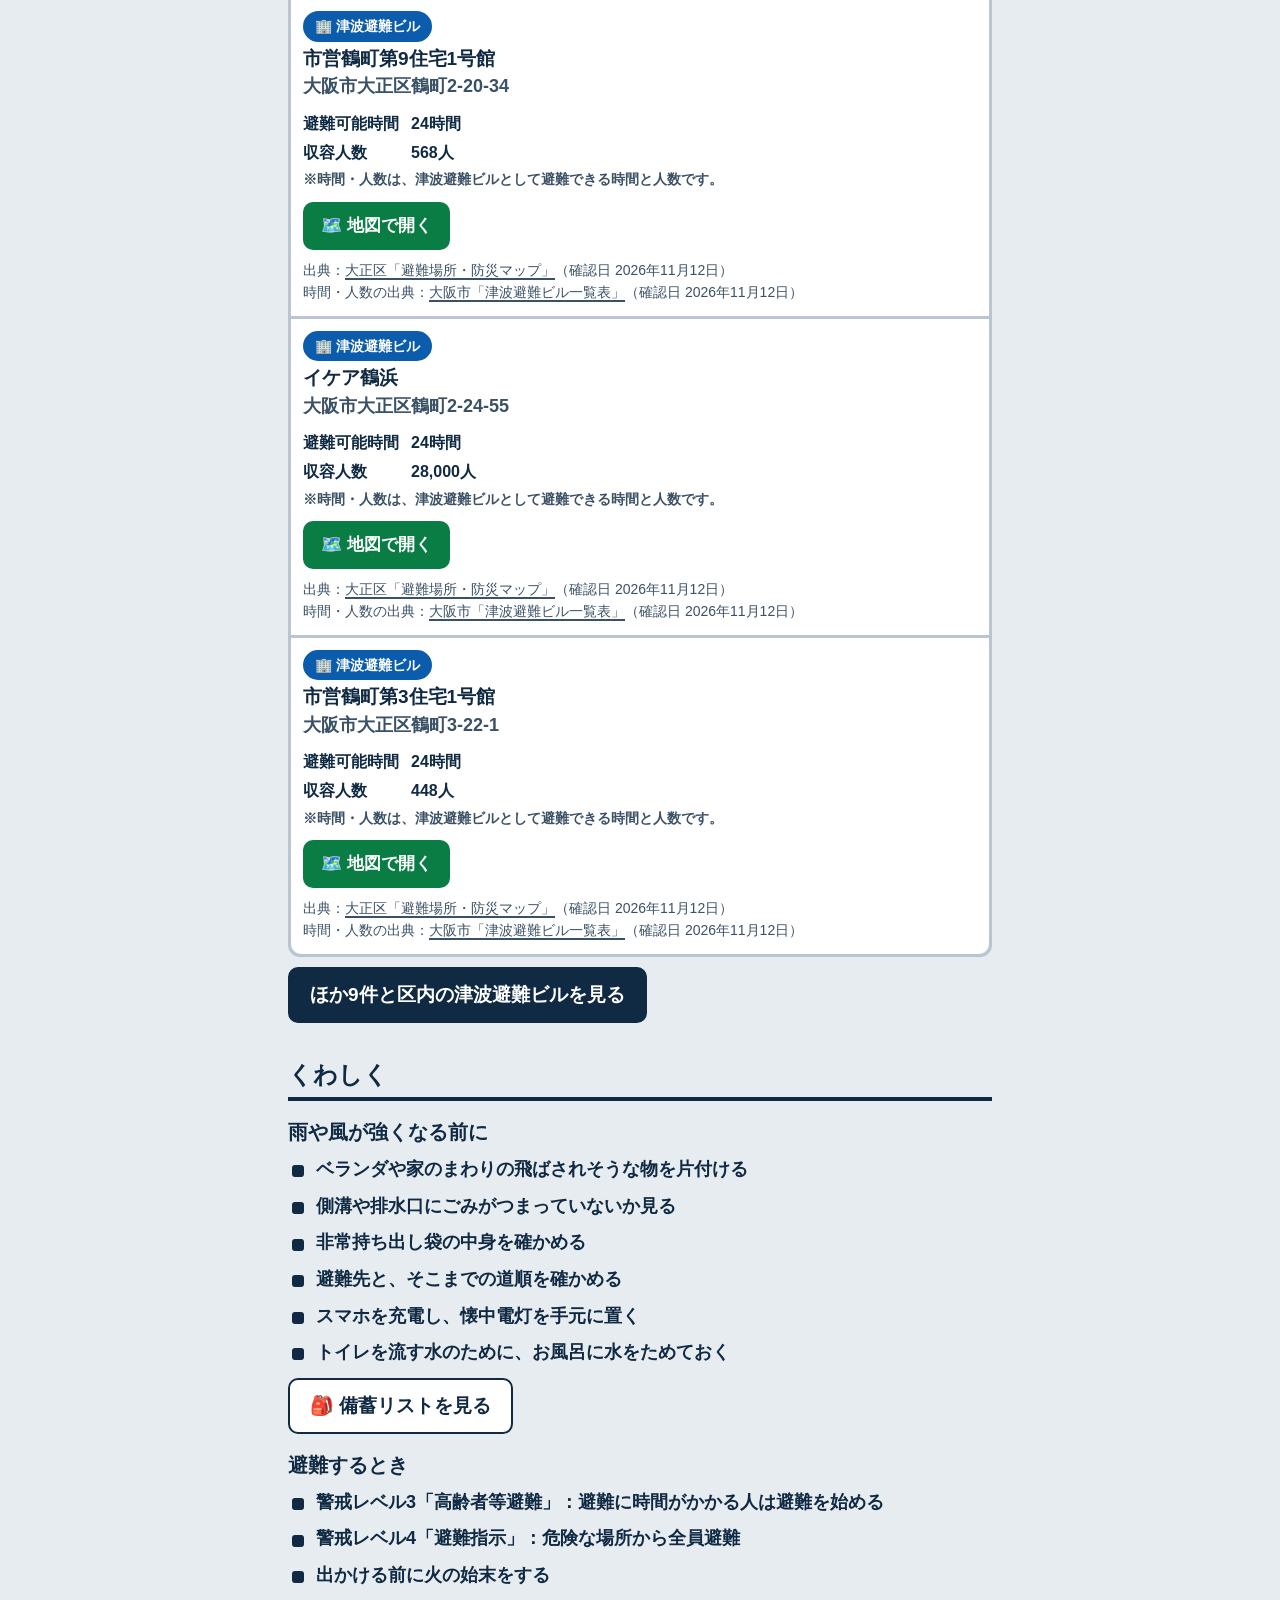
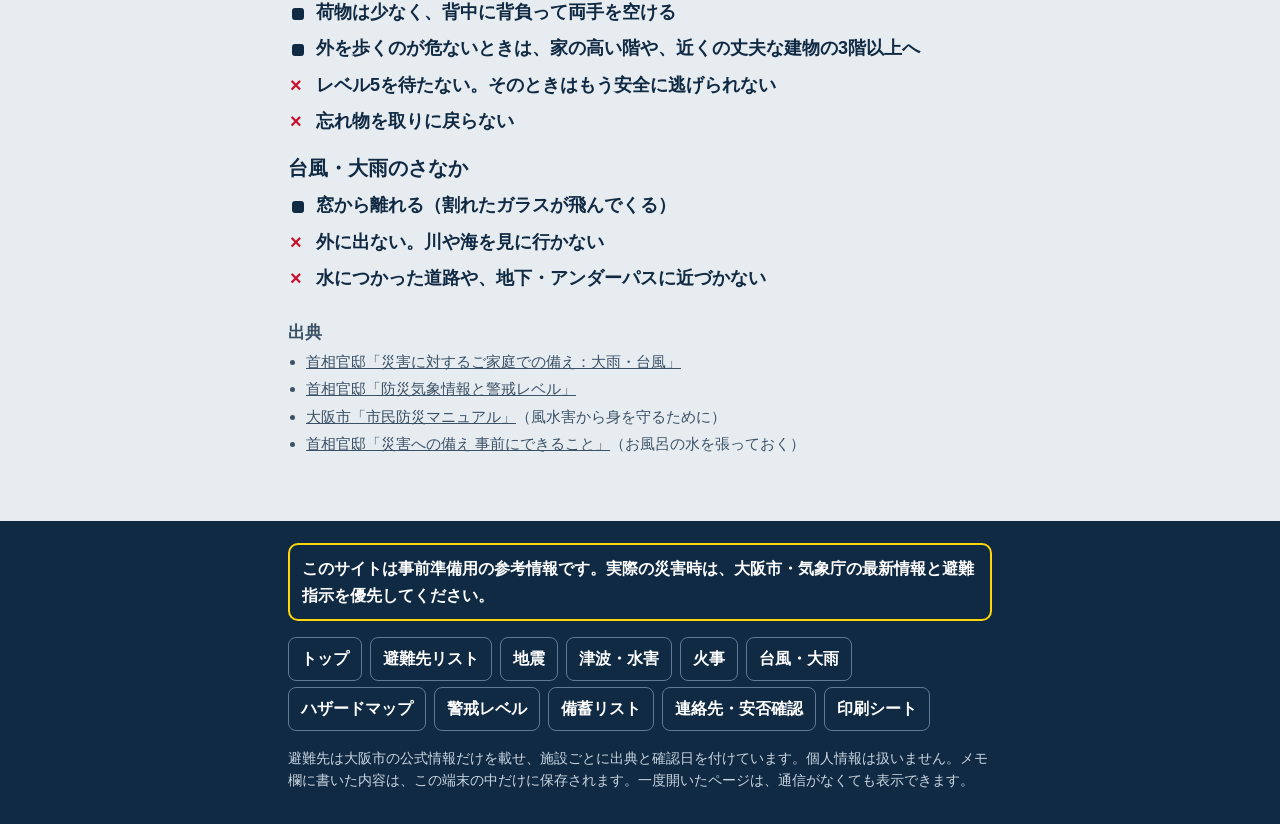
<file: typhoon.html>
<!doctype html>
<html lang="ja">
<head>
<meta charset="utf-8">
<meta name="viewport" content="width=device-width, initial-scale=1, viewport-fit=cover">
<title>台風・大雨が来る前に｜防災ポケット</title>
<meta name="description" content="台風・大雨が来る前にまずやること3つ。警戒レベルの確認、家のまわりの片付け、早めの避難。鶴町の避難先。">
<meta name="theme-color" content="#FFD60A">
<link rel="manifest" href="manifest.webmanifest">
<link rel="icon" href="icons/icon.svg" type="image/svg+xml">
<link rel="apple-touch-icon" href="icons/apple-touch-icon.png">
<link rel="stylesheet" href="assets/site.css">
<script src="assets/site.js" defer></script>
</head>
<body class="storm-page">
<div class="band" role="region" aria-label="最新の避難情報">
  <div class="band-inner">
    <span class="band-text"><span class="short">最新情報</span><span class="long">最新の避難情報はここで確認</span></span>
    <a href="https://www.osaka.dmacs.jp/" target="_blank" rel="noopener">大阪防災アプリ</a>
    <a href="https://www.osaka-bousai.net/27100/index.html" target="_blank" rel="noopener">おおさか防災ネット</a>
  </div>
</div>
<div class="offline-note">通信なしで表示中です。前に保存した情報を表示しています。</div>
<header class="site-head">
  <div class="site-head-inner">
    <a class="brand" href="./"><span class="brand-mark" aria-hidden="true">防</span><span>防災ポケット<small>大阪市大正区・鶴町</small></span></a>
    <nav class="head-links" aria-label="すぐ使うページ"><a href="shelters.html">避難先</a><a href="contacts.html">連絡先</a></nav>
  </div>
</header>

<main id="main">
  <div class="act-head storm">
    <span class="plate-icon" aria-hidden="true">🌀</span>
    <h1>台風・大雨が来る前に</h1>
  </div>

  <section class="first3" aria-labelledby="f3">
    <h2 id="f3">まずやること3つ</h2>
    <ol class="steps">
      <li><span><span class="do">警戒レベルと避難情報を確かめる</span><span class="why">大阪防災アプリで。レベル4「避難指示」までに必ず避難</span></span></li>
      <li><span><span class="do">雨や風が強くなる前に、家のまわりを片付ける</span><span class="why">飛ばされそうな物をしまい、持ち出し袋を確かめる</span></span></li>
      <li><span><span class="do">1・2階なら、早めに3階以上の建物へ</span><span class="why">お年寄りや小さい子どもはレベル3で避難を始める</span></span></li>
    </ol>
    <a class="go-shelter" href="#near">
      <span class="go-icon" aria-hidden="true">🏢</span>
      <span><span data-priority-area>鶴町</span>の避難先へ<small>津波避難ビル（水害のときも）</small></span>
    </a>
    <p class="more-link"><a class="btn dark big" href="levels.html">🚦 警戒レベルの見方</a></p>
  </section>

  <section class="section" aria-labelledby="near">
    <h2 id="near">近くの避難先（<span data-priority-area>鶴町</span>）</h2>
    <p>大雨・高潮で水が来るときも、津波避難ビルに逃げられます。</p>
    <div class="nearby" data-nearby="tsunami" data-limit="5" style="margin-top:10px"><p class="empty">読み込み中…</p></div>
  </section>

  <section class="section" aria-labelledby="detail">
    <h2 id="detail">くわしく</h2>
    <div class="sub">
      <h3>雨や風が強くなる前に</h3>
      <ul class="dos">
        <li>ベランダや家のまわりの飛ばされそうな物を片付ける</li>
        <li>側溝や排水口にごみがつまっていないか見る</li>
        <li>非常持ち出し袋の中身を確かめる</li>
        <li>避難先と、そこまでの道順を確かめる</li>
        <li>スマホを充電し、懐中電灯を手元に置く</li>
        <li>トイレを流す水のために、お風呂に水をためておく</li>
      </ul>
      <p class="more-link"><a class="btn big" href="stock.html">🎒 備蓄リストを見る</a></p>
    </div>
    <div class="sub">
      <h3>避難するとき</h3>
      <ul class="dos">
        <li>警戒レベル3「高齢者等避難」：避難に時間がかかる人は避難を始める</li>
        <li>警戒レベル4「避難指示」：危険な場所から全員避難</li>
        <li>出かける前に火の始末をする</li>
        <li>荷物は少なく、背中に背負って両手を空ける</li>
        <li>外を歩くのが危ないときは、家の高い階や、近くの丈夫な建物の3階以上へ</li>
        <li class="dont">レベル5を待たない。そのときはもう安全に逃げられない</li>
        <li class="dont">忘れ物を取りに戻らない</li>
      </ul>
    </div>
    <div class="sub">
      <h3>台風・大雨のさなか</h3>
      <ul class="dos">
        <li>窓から離れる（割れたガラスが飛んでくる）</li>
        <li class="dont">外に出ない。川や海を見に行かない</li>
        <li class="dont">水につかった道路や、地下・アンダーパスに近づかない</li>
      </ul>
    </div>
  </section>

  <section class="sources" aria-labelledby="src">
    <h2 id="src">出典</h2>
    <ul>
      <li><a class="print-url" href="https://www.kantei.go.jp/jp/headline/bousai/taifu_ooame.html" target="_blank" rel="noopener">首相官邸「災害に対するご家庭での備え：大雨・台風」</a></li>
      <li><a class="print-url" href="https://www.kantei.go.jp/jp/headline/bousai/keihou.html" target="_blank" rel="noopener">首相官邸「防災気象情報と警戒レベル」</a></li>
      <li><a class="print-url" href="https://www.city.osaka.lg.jp/kikikanrishitsu/page/0000011873.html" target="_blank" rel="noopener">大阪市「市民防災マニュアル」</a>（風水害から身を守るために）</li>
      <li><a class="print-url" href="https://www.kantei.go.jp/jp/headline/bousai/sonae.html" target="_blank" rel="noopener">首相官邸「災害への備え 事前にできること」</a>（お風呂の水を張っておく）</li>
    </ul>
  </section>
</main>

<footer class="site-foot">
  <div class="site-foot-inner">
    <p class="foot-warn">このサイトは事前準備用の参考情報です。実際の災害時は、大阪市・気象庁の最新情報と避難指示を優先してください。</p>
    <nav aria-label="ページ一覧"><ul>
      <li><a href="./">トップ</a></li>
      <li><a href="shelters.html">避難先リスト</a></li>
      <li><a href="quake.html">地震</a></li>
      <li><a href="tsunami.html">津波・水害</a></li>
      <li><a href="fire.html">火事</a></li>
      <li><a href="typhoon.html" aria-current="page">台風・大雨</a></li>
      <li><a href="hazard.html">ハザードマップ</a></li>
      <li><a href="levels.html">警戒レベル</a></li>
      <li><a href="stock.html">備蓄リスト</a></li>
      <li><a href="contacts.html">連絡先・安否確認</a></li>
      <li><a href="sheet.html">印刷シート</a></li>
    </ul></nav>
    <p class="foot-meta">避難先は大阪市の公式情報だけを載せ、施設ごとに出典と確認日を付けています。個人情報は扱いません。メモ欄に書いた内容は、この端末の中だけに保存されます。一度開いたページは、通信がなくても表示できます。</p>
  </div>
</footer>
</body>
</html>
</file>
<file: assets/site.css>
/* 防災ポケット 共通スタイル
   方針: 安全標識の「板」。災害種別の色は全ページで固定し、色だけに頼らずアイコンと文字を必ず併記する。 */

:root {
  --ground: #E7ECF1;
  --plate: #FFFFFF;
  --ink: #102A43;
  --ink-2: #3B5166;
  --line: #102A43;
  --line-soft: #B9C5D0;
  --caution: #FFD60A;
  --caution-ink: #102A43;

  /* 災害種別（固定） */
  --quake: #C2410C;   /* 地震＝橙 */
  --water: #0B5CAD;   /* 津波・水害＝青 */
  --fire: #C8102E;    /* 火災＝赤 */
  --storm: #6B2BB8;   /* 台風・大雨＝紫 */
  /* 避難先（標識の色） */
  --safe: #0A7D45;    /* 避難所・避難場所＝緑 */
  --safe-soft: #E3F4EA;
  --water-soft: #E3EEFA;

  --radius: 12px;
  --gap: 16px;
  --tap: 56px;
  --font: "BIZ UDPGothic", "BIZ UDPゴシック", "Hiragino Sans", "Hiragino Kaku Gothic ProN", "Noto Sans JP", "Noto Sans CJK JP", "Yu Gothic UI", "Yu Gothic", Meiryo, sans-serif;
  color-scheme: light dark;
}

@media (prefers-color-scheme: dark) {
  :root {
    --ground: #0D1A27;
    --plate: #15283B;
    --ink: #F2F5F8;
    --ink-2: #BCC9D5;
    --line: #8FA6BC;
    --line-soft: #2E4459;
    --safe-soft: #12352A;
    --water-soft: #13304F;
  }
}

*, *::before, *::after { box-sizing: border-box; }

html { -webkit-text-size-adjust: 100%; text-size-adjust: 100%; }

body {
  margin: 0;
  background: var(--ground);
  color: var(--ink);
  font-family: var(--font);
  font-size: 18px;
  line-height: 1.7;
  font-feature-settings: "palt" 0;
  overflow-wrap: anywhere;
}

img, svg { max-width: 100%; }

a { color: inherit; }
a:not([class]) { color: var(--water); text-underline-offset: 3px; text-decoration-thickness: 2px; }
@media (prefers-color-scheme: dark) { a:not([class]) { color: #8CC4FF; } }

:focus-visible {
  outline: 3px solid var(--ink);
  outline-offset: 3px;
  box-shadow: 0 0 0 6px var(--caution);
}

.sr-only {
  position: absolute; width: 1px; height: 1px; padding: 0; margin: -1px;
  overflow: hidden; clip: rect(0 0 0 0); white-space: nowrap; border: 0;
}

/* ---------- 最上部の固定帯（公式の最新情報へ） ---------- */
.band {
  position: sticky; top: 0; z-index: 50;
  background: var(--caution);
  color: var(--caution-ink);
  border-bottom: 3px solid #102A43;
  font-size: 15px;
  line-height: 1.45;
}
.band-inner {
  max-width: 46rem; margin: 0 auto;
  display: flex; align-items: center; gap: 6px;
  padding: 6px 12px;
}
.band-text { font-weight: 800; font-size: 14px; white-space: nowrap; margin-right: auto; }
.band-text .long { display: none; }
.band a {
  display: inline-flex; align-items: center; justify-content: center; min-height: 40px;
  padding: 0 8px; border-radius: 8px;
  background: #102A43; color: #FFFFFF; font-weight: 800; font-size: 14px; text-decoration: none;
  white-space: nowrap;
}
@media (min-width: 560px) {
  .band-inner { padding: 6px 16px; gap: 8px; }
  .band-text { font-size: 15px; }
  .band-text .long { display: inline; }
  .band-text .short { display: none; }
  .band a { padding: 0 12px; font-size: 15px; }
}

.offline-note {
  display: none;
  background: #102A43; color: #fff; font-size: 15px; text-align: center; padding: 6px 16px;
}
html.is-offline .offline-note { display: block; }

/* ---------- ヘッダー ---------- */
.site-head { background: var(--plate); border-bottom: 1px solid var(--line-soft); }
.site-head-inner {
  max-width: 46rem; margin: 0 auto; padding: 8px 16px;
  display: flex; align-items: center; gap: 8px;
}
.brand {
  display: inline-flex; align-items: center; gap: 8px;
  text-decoration: none; font-weight: 800; font-size: 19px;
  min-height: 48px; white-space: nowrap; color: var(--ink);
}
.brand-mark {
  width: 34px; height: 34px; flex: none; border-radius: 8px;
  background: var(--safe); color: #fff;
  display: grid; place-items: center; font-size: 19px; font-weight: 900;
  box-shadow: inset 0 0 0 2px #fff, 0 0 0 2px var(--safe);
}
.brand small { display: block; font-size: 12px; font-weight: 700; color: var(--ink-2); line-height: 1.2; }
.head-links { margin-left: auto; display: flex; gap: 6px; }
.head-links a {
  display: inline-flex; align-items: center; min-height: 48px; padding: 0 12px;
  border: 2px solid var(--line); border-radius: 999px; color: var(--ink);
  font-weight: 800; font-size: 16px; text-decoration: none; white-space: nowrap;
}
.head-links a[aria-current="page"] { background: var(--ink); color: var(--plate); }

/* ---------- 本文 ---------- */
main { max-width: 46rem; margin: 0 auto; padding: 16px 16px 40px; }

h1, h2, h3, h4 { line-height: 1.35; margin: 0; }
h1 { font-size: 30px; font-weight: 800; }
h2 { font-size: 24px; font-weight: 800; }
h3 { font-size: 20px; font-weight: 800; }
p { margin: 0; }

.section { margin-top: 36px; }
.section > h2 { padding-bottom: 6px; border-bottom: 4px solid var(--line); margin-bottom: 14px; }
.section > p + p { margin-top: 8px; }
.lead { font-size: 18px; color: var(--ink-2); margin-top: 6px; }

/* 注意書き（参考情報であること） */
.notice {
  background: var(--plate);
  border: 3px solid var(--line);
  border-left-width: 12px;
  border-radius: var(--radius);
  padding: 12px 14px;
  font-weight: 700;
}
.notice strong { font-weight: 900; }

/* ---------- 災害の「標識プレート」 ---------- */
.plates { display: grid; gap: 12px; margin-top: 14px; }
.plate {
  --c: var(--ink);
  display: flex; align-items: center; gap: 16px;
  min-height: 96px; width: 100%;
  padding: 14px 18px;
  background: var(--c); color: #FFFFFF;
  border: 4px solid var(--c);
  border-radius: 16px;
  box-shadow: inset 0 0 0 3px #FFFFFF;
  text-decoration: none;
  -webkit-tap-highlight-color: transparent;
}
.plate:active { transform: translateY(2px); filter: brightness(.92); }
.plate-icon {
  flex: none; width: 60px; height: 60px; border-radius: 50%;
  background: #FFFFFF; display: grid; place-items: center;
  font-size: 34px; line-height: 1;
}
.plate-label { display: block; font-size: 27px; font-weight: 900; line-height: 1.25; letter-spacing: .02em; }
.plate-sub { display: block; font-size: 16px; font-weight: 700; opacity: .95; margin-top: 2px; }
.plate.quake { --c: var(--quake); }
.plate.water { --c: var(--water); }
.plate.fire  { --c: var(--fire); }
.plate.storm { --c: var(--storm); }
.plate.safe  { --c: var(--safe); }

/* 避難先への大ボタン */
.go-shelter {
  display: flex; align-items: center; gap: 14px;
  min-height: 72px; padding: 12px 18px; margin-top: 14px;
  background: var(--safe-soft); color: var(--ink);
  border: 3px solid var(--safe); border-radius: 16px;
  text-decoration: none; font-weight: 900; font-size: 21px; line-height: 1.3;
}
.go-shelter .go-icon {
  flex: none; width: 46px; height: 46px; border-radius: 10px;
  background: var(--safe); color: #fff; display: grid; place-items: center; font-size: 26px;
}
.go-shelter small { display: block; font-size: 15px; font-weight: 700; color: var(--ink-2); }

/* 日頃の備え：入口リスト */
.menu { list-style: none; margin: 0; padding: 0; display: grid; gap: 10px; }
.menu a {
  color: var(--ink);
  display: flex; align-items: center; gap: 14px; min-height: var(--tap);
  padding: 10px 16px; background: var(--plate);
  border: 2px solid var(--line-soft); border-radius: var(--radius);
  text-decoration: none; font-weight: 800; font-size: 19px;
}
.menu a:active { border-color: var(--line); }
.menu .m-icon { font-size: 26px; width: 34px; text-align: center; flex: none; }
.menu small { display: block; font-size: 15px; font-weight: 600; color: var(--ink-2); line-height: 1.4; }

/* ---------- 行動ページ ---------- */
.act-head {
  --c: var(--ink);
  background: var(--c); color: #fff;
  border-radius: 16px; border: 4px solid var(--c); box-shadow: inset 0 0 0 3px #fff;
  padding: 16px 18px; display: flex; align-items: center; gap: 16px;
}
.act-head h1 { font-size: 30px; font-weight: 900; }
.act-head .plate-icon { width: 64px; height: 64px; font-size: 36px; }
.act-head.quake { --c: var(--quake); }
.act-head.water { --c: var(--water); }
.act-head.fire  { --c: var(--fire); }
.act-head.storm { --c: var(--storm); }

.first3 { margin-top: 18px; }
.first3 > h2 { font-size: 22px; margin-bottom: 10px; }
.steps { list-style: none; margin: 0; padding: 0; display: grid; gap: 10px; counter-reset: step; }
.steps > li {
  --c: var(--ink);
  counter-increment: step;
  display: grid; grid-template-columns: 64px 1fr; gap: 14px; align-items: center;
  background: var(--plate); border: 3px solid var(--c); border-radius: var(--radius);
  padding: 12px 14px;
}
.steps > li::before {
  content: counter(step);
  width: 56px; height: 56px; border-radius: 50%;
  background: var(--c); color: #fff;
  display: grid; place-items: center;
  font-size: 34px; font-weight: 900; line-height: 1;
}
.steps .do { font-size: 23px; font-weight: 900; line-height: 1.35; display: block; }
.steps .why { font-size: 16px; color: var(--ink-2); font-weight: 600; display: block; margin-top: 2px; line-height: 1.5; }
.quake-page .steps > li { --c: var(--quake); }
.water-page .steps > li { --c: var(--water); }
.fire-page  .steps > li { --c: var(--fire); }
.storm-page .steps > li { --c: var(--storm); }

/* 詳細の短い命令形リスト */
.dos { margin: 0; padding: 0; list-style: none; display: grid; gap: 6px; }
.dos li { position: relative; padding-left: 28px; font-weight: 600; }
.dos li::before {
  content: ""; position: absolute; left: 4px; top: .62em;
  width: 12px; height: 12px; border-radius: 3px; background: var(--ink);
}
.dos li.dont::before { content: "×"; background: none; top: 0; left: 2px; width: auto; height: auto; font-weight: 900; color: var(--fire); font-size: 20px; line-height: 1.5; }
.sub { margin-top: 18px; }
.sub > h3 { margin-bottom: 8px; display: flex; align-items: center; gap: 8px; }
.sub > h3 .tag { font-size: 14px; }

.callout {
  margin-top: 14px; padding: 14px 16px; border-radius: var(--radius);
  background: var(--water-soft); border: 3px solid var(--water);
}
.callout.warn { background: #FFF4CC; border-color: #8A6D00; color: #102A43; }
.callout.big { font-size: 20px; font-weight: 800; }
.callout h3 { margin-bottom: 6px; }
.callout p + p { margin-top: 6px; }

.rule136 { display: grid; grid-template-columns: repeat(3, 1fr); gap: 8px; margin-top: 10px; }
.rule136 div {
  background: var(--plate); color: var(--ink); border: 3px solid var(--water); border-radius: 10px;
  padding: 8px; text-align: center; font-weight: 700; font-size: 15px; line-height: 1.4;
}
.rule136 b { display: block; font-size: 34px; font-weight: 900; color: var(--water); line-height: 1.1; }
@media (prefers-color-scheme: dark) { .rule136 b { color: #8CC4FF; } }

/* ---------- タグ（避難先の種別・災害の種別） ---------- */
.tag {
  display: inline-flex; align-items: center; gap: 4px;
  padding: 2px 10px; border-radius: 999px;
  font-size: 14px; font-weight: 800; line-height: 1.6; white-space: nowrap;
  border: 2px solid currentColor;
}
.tag.t-shelter   { background: var(--safe); border-color: var(--safe); color: #fff; }
.tag.t-tsunami   { background: var(--water); border-color: var(--water); color: #fff; }
.tag.t-temporary { background: var(--plate); border-color: var(--safe); color: var(--ink); }
.tag.t-wide      { background: var(--plate); border-color: var(--ink); color: var(--ink); }

/* ---------- 避難先リスト ---------- */
.tabs { display: grid; grid-template-columns: 1fr 1fr; gap: 8px; margin-top: 14px; }
.tab {
  min-height: var(--tap); padding: 8px 10px;
  border: 3px solid var(--line-soft); border-radius: var(--radius);
  background: var(--plate); color: var(--ink);
  font: inherit; font-weight: 800; font-size: 17px; line-height: 1.3;
  display: flex; flex-direction: column; align-items: center; justify-content: center; gap: 2px; text-align: center;
  cursor: pointer;
}
.tab-label { display: inline-flex; align-items: center; gap: 6px; white-space: nowrap; }
.tab .count { font-size: 14px; font-weight: 700; color: var(--ink-2); }
.tab[aria-selected="true"] { border-color: var(--line); background: var(--ink); color: var(--plate); }
.tab[aria-selected="true"] .count { color: inherit; }
.tab .dot { width: 14px; height: 14px; border-radius: 50%; flex: none; border: 2px solid currentColor; }
.tab .dot.t-shelter { background: var(--safe); border-color: var(--safe); }
.tab .dot.t-tsunami { background: var(--water); border-color: var(--water); }
.tab .dot.t-temporary { background: #fff; border-color: var(--safe); }
.tab .dot.t-wide { background: #fff; border-color: #102A43; }

.type-def {
  margin-top: 12px; padding: 12px 14px; border-radius: var(--radius);
  background: var(--plate); border: 3px solid var(--line); font-weight: 700;
}
.type-def b { font-weight: 900; }

.filters { margin-top: 14px; display: grid; gap: 10px; }
.filters label, .field label { font-weight: 800; font-size: 16px; display: block; margin-bottom: 4px; }
.chips { display: flex; flex-wrap: wrap; gap: 8px; }
.chip {
  min-height: 48px; padding: 0 16px; border-radius: 999px;
  border: 2px solid var(--line-soft); background: var(--plate); color: var(--ink);
  font: inherit; font-size: 17px; font-weight: 800; cursor: pointer;
}
.chip[aria-pressed="true"] { background: var(--ink); color: var(--plate); border-color: var(--ink); }
.chip.priority { border-color: var(--safe); }
.chip.priority[aria-pressed="true"] { background: var(--safe); border-color: var(--safe); color: #fff; }

input[type="search"], input[type="text"], input[type="number"], textarea, select {
  width: 100%; min-height: var(--tap); padding: 10px 14px;
  border: 3px solid var(--line-soft); border-radius: var(--radius);
  background: var(--plate); color: var(--ink);
  font: inherit; font-size: 18px;
}
input:focus, textarea:focus, select:focus { border-color: var(--line); }

.result-meta { margin-top: 12px; font-weight: 700; color: var(--ink-2); font-size: 16px; }

.area-group { margin-top: 18px; }
.area-head {
  position: sticky; top: var(--band-h, 54px); z-index: 5;
  display: flex; align-items: baseline; gap: 10px;
  background: var(--ink); color: var(--plate);
  padding: 6px 14px; border-radius: 10px;
  font-size: 20px; font-weight: 900;
}
.area-head small { font-size: 15px; font-weight: 700; opacity: .9; }
.area-head .pin { font-size: 14px; background: var(--safe); color: #fff; padding: 0 8px; border-radius: 999px; }

.fac-list { list-style: none; margin: 0; padding: 0; }
.fac {
  background: var(--plate);
  border-bottom: 3px solid var(--line-soft);
  padding: 14px 14px 12px;
}
.fac:first-child { border-top-left-radius: 0; }
.fac:last-child { border-bottom: 0; border-radius: 0 0 var(--radius) var(--radius); }
.fac-list { margin-top: 6px; border: 3px solid var(--line-soft); border-radius: var(--radius); overflow: hidden; }
.fac-tags { display: flex; flex-wrap: wrap; gap: 6px; }
.fac-name { font-size: 21px; font-weight: 900; line-height: 1.35; margin-top: 6px; }
.fac-addr { font-weight: 700; color: var(--ink-2); }
.fac-facts { margin: 8px 0 0; display: grid; grid-template-columns: max-content 1fr; gap: 2px 12px; font-size: 16px; }
.fac-facts dt { font-weight: 800; }
.fac-facts dd { margin: 0; font-weight: 600; }
.fac-facts .none { color: var(--ink-2); font-weight: 600; }
.fac-qual { font-size: 14px; color: var(--ink-2); font-weight: 600; margin-top: 2px; }
.fac-note { margin-top: 8px; font-size: 15px; background: var(--ground); border-radius: 8px; padding: 6px 10px; font-weight: 600; }
.fac-actions { margin-top: 10px; display: flex; flex-wrap: wrap; gap: 8px; }
.btn {
  display: inline-flex; align-items: center; justify-content: center; gap: 6px;
  min-height: 48px; padding: 0 16px; border-radius: 10px;
  border: 2px solid var(--line); background: var(--plate); color: var(--ink);
  font: inherit; font-size: 17px; font-weight: 800; text-decoration: none; cursor: pointer;
}
.btn.primary { background: var(--safe); border-color: var(--safe); color: #fff; }
.btn.dark { background: var(--ink); border-color: var(--ink); color: var(--plate); }
.btn.big { min-height: var(--tap); font-size: 19px; padding: 0 20px; }
.fac-src { margin-top: 10px; font-size: 14px; color: var(--ink-2); line-height: 1.55; }
.fac-src a { color: inherit; }

.empty {
  margin-top: 16px; padding: 18px; background: var(--plate); border: 3px dashed var(--line-soft);
  border-radius: var(--radius); font-weight: 700;
}
.load-error { border-color: var(--fire); border-style: solid; }

/* 行動ページ内の「近くの避難先」 */
.nearby { margin-top: 10px; }
.nearby-head { margin-top: 18px; }
.nearby-head:first-child { margin-top: 0; }
.nearby-def { font-size: 16px; font-weight: 600; color: var(--ink-2); margin-top: 2px; }
.nearby .fac { padding: 12px; }
.nearby .fac-name { font-size: 19px; margin-top: 4px; }
.more-link { margin-top: 10px; }

/* ---------- 表（想定・警戒レベル） ---------- */
.facts { display: grid; gap: 10px; }
.fact {
  background: var(--plate); border: 3px solid var(--line-soft); border-radius: var(--radius);
  padding: 12px 14px;
}
.fact-k { font-weight: 800; font-size: 18px; }
.fact-v { font-size: 30px; font-weight: 900; line-height: 1.25; margin-top: 2px; }
.fact-v small { font-size: 18px; font-weight: 800; }
.fact-c { font-size: 15px; color: var(--ink-2); font-weight: 600; margin-top: 4px; }
.fact.water { border-color: var(--water); }
.fact.storm { border-color: var(--storm); }

.levels { list-style: none; margin: 14px 0 0; padding: 0; display: grid; gap: 8px; }
.level {
  display: grid; grid-template-columns: 84px 1fr; border-radius: var(--radius); overflow: hidden;
  border: 3px solid #102A43; background: var(--plate);
  -webkit-print-color-adjust: exact; print-color-adjust: exact;
}
.level-no {
  display: flex; flex-direction: column; justify-content: center; align-items: center;
  text-align: center; font-weight: 900; line-height: 1.1; padding: 8px 4px;
  font-size: 15px;
}
.level-no b { display: block; font-size: 40px; }
.level-body { padding: 10px 14px; }
.level-name { font-size: 22px; font-weight: 900; line-height: 1.3; }
.level-who { font-size: 14px; font-weight: 700; color: var(--ink-2); }
.level-do { margin-top: 4px; font-weight: 700; }
.lv1 .level-no { background: #FFFFFF; color: #102A43; border-right: 3px solid #102A43; }
.lv2 .level-no { background: #F2E700; color: #102A43; }
.lv3 .level-no { background: #FF2800; color: #FFFFFF; }
.lv4 .level-no { background: #AA00AA; color: #FFFFFF; }
.lv5 .level-no { background: #0C000C; color: #FFFFFF; }
.lv4 { border-width: 5px; border-color: #AA00AA; box-shadow: 0 0 0 4px var(--caution); }
.lv4 .level-name { font-size: 27px; }
.lv4-flag {
  display: inline-block; margin-top: 6px; padding: 4px 12px; border-radius: 8px;
  background: #AA00AA; color: #fff; font-weight: 900; font-size: 18px;
}

/* ---------- リンクカード ---------- */
.links { list-style: none; margin: 0; padding: 0; display: grid; gap: 10px; }
.links a {
  color: var(--ink);
  display: block; padding: 12px 16px; min-height: var(--tap);
  background: var(--plate); border: 2px solid var(--line-soft); border-radius: var(--radius);
  text-decoration: none;
}
.links a b { display: block; font-size: 19px; font-weight: 800; line-height: 1.4; }
.links a span { display: block; font-size: 15px; color: var(--ink-2); font-weight: 600; line-height: 1.5; margin-top: 2px; }
.links a .kind { display: inline-block; margin-top: 6px; font-size: 13px; font-weight: 800; border: 2px solid var(--line-soft); border-radius: 6px; padding: 0 6px; color: var(--ink-2); }

/* ---------- 連絡先 ---------- */
.calls { display: grid; grid-template-columns: 1fr 1fr; gap: 10px; }
.call {
  --c: var(--ink);
  display: flex; flex-direction: column; justify-content: center; align-items: flex-start;
  min-height: 96px; padding: 12px 16px; border-radius: 16px; text-decoration: none;
  background: var(--c); color: #fff; border: 4px solid var(--c); box-shadow: inset 0 0 0 3px #fff;
}
.call b { font-size: 40px; font-weight: 900; line-height: 1.1; letter-spacing: .03em; }
.call span { font-size: 16px; font-weight: 800; }
.call.police { --c: #0B3D91; }
.call.fire { --c: var(--fire); }
.tel-list { list-style: none; margin: 0; padding: 0; border: 3px solid var(--line-soft); border-radius: var(--radius); overflow: hidden; }
.tel-list li { background: var(--plate); border-bottom: 2px solid var(--line-soft); }
.tel-list li:last-child { border-bottom: 0; }
.tel-list a { color: var(--ink); display: flex; flex-wrap: wrap; align-items: center; justify-content: space-between; gap: 4px 12px; padding: 10px 16px; min-height: var(--tap); text-decoration: none; }
.tel-list .who { font-weight: 800; }
.tel-list .who small { display: block; font-size: 14px; color: var(--ink-2); font-weight: 600; }
.tel-list .num { font-size: 21px; font-weight: 900; letter-spacing: .02em; }

.howto { counter-reset: h; list-style: none; margin: 0; padding: 0; display: grid; gap: 6px; }
.howto li { counter-increment: h; display: grid; grid-template-columns: 34px 1fr; gap: 10px; align-items: start; font-weight: 700; }
.howto li::before {
  content: counter(h); width: 30px; height: 30px; border-radius: 50%; background: var(--ink); color: var(--plate);
  display: grid; place-items: center; font-weight: 900; font-size: 16px; margin-top: 2px;
}
.key { display: inline-block; min-width: 1.9em; text-align: center; padding: 0 6px; border: 2px solid var(--line); border-radius: 6px; font-weight: 900; background: var(--plate); }
.cols2 { display: grid; gap: 12px; }
.box { background: var(--plate); border: 3px solid var(--line-soft); border-radius: var(--radius); padding: 14px 16px; }
.box > h3 { margin-bottom: 8px; }

.memo-box { background: var(--plate); border: 3px solid var(--safe); border-radius: var(--radius); padding: 14px 16px; }
.privacy {
  display: flex; gap: 10px; align-items: flex-start;
  background: var(--safe-soft); border-radius: 10px; padding: 10px 12px; font-weight: 700; font-size: 16px;
}
.field { margin-top: 12px; }
textarea { min-height: 120px; line-height: 1.6; resize: vertical; }
.saved-msg { min-height: 1.6em; font-weight: 800; color: var(--safe); margin-top: 8px; }
@media (prefers-color-scheme: dark) { .saved-msg { color: #7EE0A8; } }

/* ---------- 備蓄 ---------- */
.calc { background: var(--plate); border: 3px solid var(--line); border-radius: var(--radius); padding: 14px 16px; }
.calc-inputs { display: grid; grid-template-columns: 1fr; gap: 12px; }
@media (min-width: 560px) { .calc-inputs { grid-template-columns: 1fr 1fr; } }
.stepper { display: grid; grid-template-columns: var(--tap) 1fr var(--tap); gap: 6px; }
.stepper button {
  min-height: var(--tap); border-radius: 10px; border: 2px solid var(--line); background: var(--ground); color: var(--ink);
  font: inherit; font-size: 26px; font-weight: 900; cursor: pointer;
}
.stepper input { text-align: center; font-size: 22px; font-weight: 900; padding: 6px; }
.day-presets { display: flex; gap: 8px; margin-top: 8px; flex-wrap: wrap; }
.calc-out { margin-top: 14px; display: grid; grid-template-columns: 1fr 1fr; gap: 8px; }
.calc-out div { background: var(--ground); border-radius: 10px; padding: 10px 12px; }
.calc-out dt { font-weight: 800; font-size: 16px; }
.calc-out dd { margin: 0; font-size: 28px; font-weight: 900; line-height: 1.25; }
.calc-out dd small { font-size: 16px; font-weight: 700; display: block; color: var(--ink-2); }
.calc-out .wide { grid-column: 1 / -1; }

.checklist { list-style: none; margin: 0; padding: 0; border: 3px solid var(--line-soft); border-radius: var(--radius); overflow: hidden; }
.checklist li { background: var(--plate); border-bottom: 2px solid var(--line-soft); }
.checklist li:last-child { border-bottom: 0; }
.checklist label { display: flex; align-items: center; gap: 12px; min-height: var(--tap); padding: 8px 14px; cursor: pointer; font-weight: 700; }
.checklist input { width: 28px; height: 28px; flex: none; accent-color: var(--safe); }
.checklist small { display: block; font-size: 14px; color: var(--ink-2); font-weight: 600; line-height: 1.4; }
.checklist input:checked + span { color: var(--ink-2); }
.list-tools { display: flex; flex-wrap: wrap; gap: 8px; margin-top: 10px; }
.group-label { font-size: 17px; font-weight: 900; margin: 16px 0 6px; }

/* ---------- 出典・フッター ---------- */
.sources { margin-top: 28px; font-size: 15px; color: var(--ink-2); }
.sources h2 { font-size: 17px; border: 0; padding: 0; margin-bottom: 4px; }
.sources ul { margin: 0; padding-left: 1.2em; }
.sources li { margin-top: 2px; }
.sources a { color: inherit; }

.site-foot { background: #102A43; color: #FFFFFF; margin-top: 24px; }
.site-foot-inner { max-width: 46rem; margin: 0 auto; padding: 22px 16px 32px; font-size: 16px; }
.site-foot .foot-warn { font-weight: 800; border: 2px solid #FFD60A; border-radius: 10px; padding: 10px 12px; }
.site-foot nav ul { list-style: none; margin: 16px 0 0; padding: 0; display: flex; flex-wrap: wrap; gap: 6px 8px; }
.site-foot nav a { display: inline-flex; align-items: center; min-height: 44px; padding: 0 12px; border: 1px solid #5E7A94; border-radius: 8px; color: #fff; text-decoration: none; font-weight: 700; }
.site-foot .foot-meta { margin-top: 16px; font-size: 14px; color: #C9D6E2; line-height: 1.6; }
.site-foot a:not([class]) { color: #FFFFFF; }

.back-top { display: inline-flex; margin-top: 24px; }

@media (min-width: 640px) {
  .calls { grid-template-columns: 1fr 1fr; }
  .cols2 { grid-template-columns: 1fr 1fr; }
  .tabs { grid-template-columns: repeat(4, 1fr); }
  h1 { font-size: 34px; }
}

@media (prefers-reduced-motion: reduce) {
  * { transition: none !important; animation: none !important; }
  .plate:active { transform: none; }
}

/* ---------- 印刷（全ページ共通） ---------- */
@media print {
  @page { size: A4; margin: 12mm; }
  :root { --ground: #fff; --plate: #fff; --ink: #000; --ink-2: #333; --line: #000; --line-soft: #888; }
  body { background: #fff; color: #000; font-size: 11pt; line-height: 1.5; }
  .band, .site-head .head-links, .no-print, .offline-note, .filters, .tabs, .fac-actions, .list-tools, .day-presets, .stepper button, .back-top, .site-foot nav { display: none !important; }
  .site-head { border-bottom: 2px solid #000; }
  main { max-width: none; padding: 0; }
  .section { margin-top: 14px; break-inside: auto; }
  .section > h2 { border-bottom-width: 2px; font-size: 14pt; }
  h1 { font-size: 18pt; }
  .plate, .act-head, .call {
    background: #fff !important; color: #000 !important; border: 3px solid #000; box-shadow: none; min-height: 0;
  }
  .plate-icon { border: 2px solid #000; }
  .steps > li, .fact, .box, .calc, .callout, .notice, .memo-box { break-inside: avoid; border-color: #000; background: #fff; }
  .steps > li::before { background: #fff; color: #000; border: 3px solid #000; }
  .fac { break-inside: avoid; padding: 6px 0; }
  .fac-list { border: 0; }
  .area-head { position: static; background: #fff; color: #000; border: 2px solid #000; }
  .tag { background: #fff !important; color: #000 !important; border-color: #000 !important; }
  .site-foot { background: #fff; color: #000; border-top: 2px solid #000; }
  .site-foot .foot-warn { border-color: #000; }
  .site-foot .foot-meta { color: #333; }
  .print-url::after { content: "（" attr(href) "）"; font-size: 9pt; word-break: break-all; }
  a { text-decoration: none; }
  .checklist label { min-height: 0; padding: 3px 8px; }
  .checklist input { width: 14px; height: 14px; }
}

/* ---------- 冷蔵庫用 印刷シート ---------- */
.sheet {
  margin-top: 20px; background: #FFFFFF; color: #000000;
  border: 2px solid #102A43; border-radius: 6px; padding: 16px;
  font-size: 15px; line-height: 1.5;
}
.sheet h2 { font-size: 17px; font-weight: 900; border-bottom: 2px solid #000; padding-bottom: 2px; margin-bottom: 6px; }
.sheet .key { border-color: #000; background: #fff; color: #000; }
.sheet-head { display: flex; flex-wrap: wrap; align-items: baseline; justify-content: space-between; gap: 2px 12px; border-bottom: 4px solid #000; padding-bottom: 6px; }
.sheet-title { font-size: 24px; font-weight: 900; }
.sheet-title span { font-size: 16px; margin-left: 10px; font-weight: 800; }
.sheet-warn { font-size: 13px; font-weight: 700; }
.sheet-block { margin-top: 12px; }
#sheet-shelters { list-style: none; margin: 0; padding: 0; display: grid; gap: 6px; }
#sheet-shelters li { border: 2px solid #000; border-radius: 6px; padding: 6px 10px; display: flex; flex-direction: column; }
.sh-type { font-size: 12px; font-weight: 800; }
.sh-name { font-size: 19px; font-weight: 900; line-height: 1.3; }
.sh-addr, .sh-hours { font-size: 14px; font-weight: 600; }
.sheet-grid { display: grid; gap: 12px; }
.sheet-calls { display: grid; grid-template-columns: repeat(3, 1fr); gap: 6px; }
.sheet-calls p { border: 2px solid #000; border-radius: 6px; text-align: center; font-size: 12px; font-weight: 800; padding: 4px 2px; }
.sheet-calls b { display: block; font-size: 28px; font-weight: 900; line-height: 1.1; }
.sheet-171 { font-size: 13px; font-weight: 700; margin-top: 6px; }
.sheet-tel { width: 100%; border-collapse: collapse; margin-top: 6px; font-size: 14px; }
.sheet-tel tr { border-bottom: 1px solid #999; }
.sheet-tel th { text-align: left; font-weight: 700; padding: 2px 0; }
.sheet-tel td { text-align: right; font-weight: 900; white-space: nowrap; }
.sheet-write { margin: 0; }
.sheet-write dt { font-size: 13px; font-weight: 800; margin-top: 4px; }
.sheet-write dd { margin: 0; height: 30px; border-bottom: 1.5px solid #000; }
.sheet-check { list-style: none; margin: 0; padding: 0; font-size: 14px; font-weight: 700; }
.sheet-check li::before { content: "□ "; }
.sheet-first { margin: 0; }
.sheet-first dt { font-weight: 900; font-size: 14px; margin-top: 4px; }
.sheet-first dd { margin: 0; font-size: 13px; font-weight: 600; }
.sheet-foot { margin-top: 10px; border-top: 2px solid #000; padding-top: 4px; font-size: 11px; color: #333; overflow-wrap: anywhere; }
#pickers select { font-weight: 700; }
@media (min-width: 640px) {
  .sheet-grid { grid-template-columns: 1fr 1fr; }
  #sheet-shelters { grid-template-columns: repeat(3, 1fr); }
}

@media print {
  .sheet-page .sheet-controls, .sheet-page .site-head, .sheet-page .site-foot { display: none !important; }
  .sheet-page main { padding: 0; }
  .sheet { margin: 0; border: 0; border-radius: 0; padding: 0; font-size: 11.5pt; line-height: 1.45; }
  .sheet h2 { font-size: 14pt; }
  .sheet-title { font-size: 20pt; }
  .sheet-title span { font-size: 13pt; }
  .sheet-warn { font-size: 10.5pt; }
  .sheet-block { margin-top: 4mm; break-inside: avoid; }
  #sheet-shelters { grid-template-columns: repeat(3, 1fr); gap: 3mm; }
  #sheet-shelters li { padding: 2.5mm 3mm; }
  .sh-type { font-size: 9.5pt; }
  .sh-name { font-size: 15pt; }
  .sh-addr, .sh-hours { font-size: 10.5pt; }
  .sheet-grid { grid-template-columns: 1fr 1fr; gap: 0 7mm; }
  .sheet-calls b { font-size: 26pt; }
  .sheet-calls p { font-size: 10pt; }
  .sheet-171 { font-size: 10.5pt; }
  .sheet-tel { font-size: 11.5pt; }
  .sheet-tel th, .sheet-tel td { padding: 0.5mm 0; }
  .sheet-write dt { font-size: 10.5pt; margin-top: 2mm; }
  .sheet-write dd { height: 8mm; }
  .sheet-check { font-size: 11.5pt; line-height: 1.5; }
  .sheet-first dt { font-size: 11.5pt; margin-top: 1.5mm; }
  .sheet-first dd { font-size: 10.5pt; }
  .sheet-foot { font-size: 7.5pt; margin-top: 5mm; }
}
</file>
